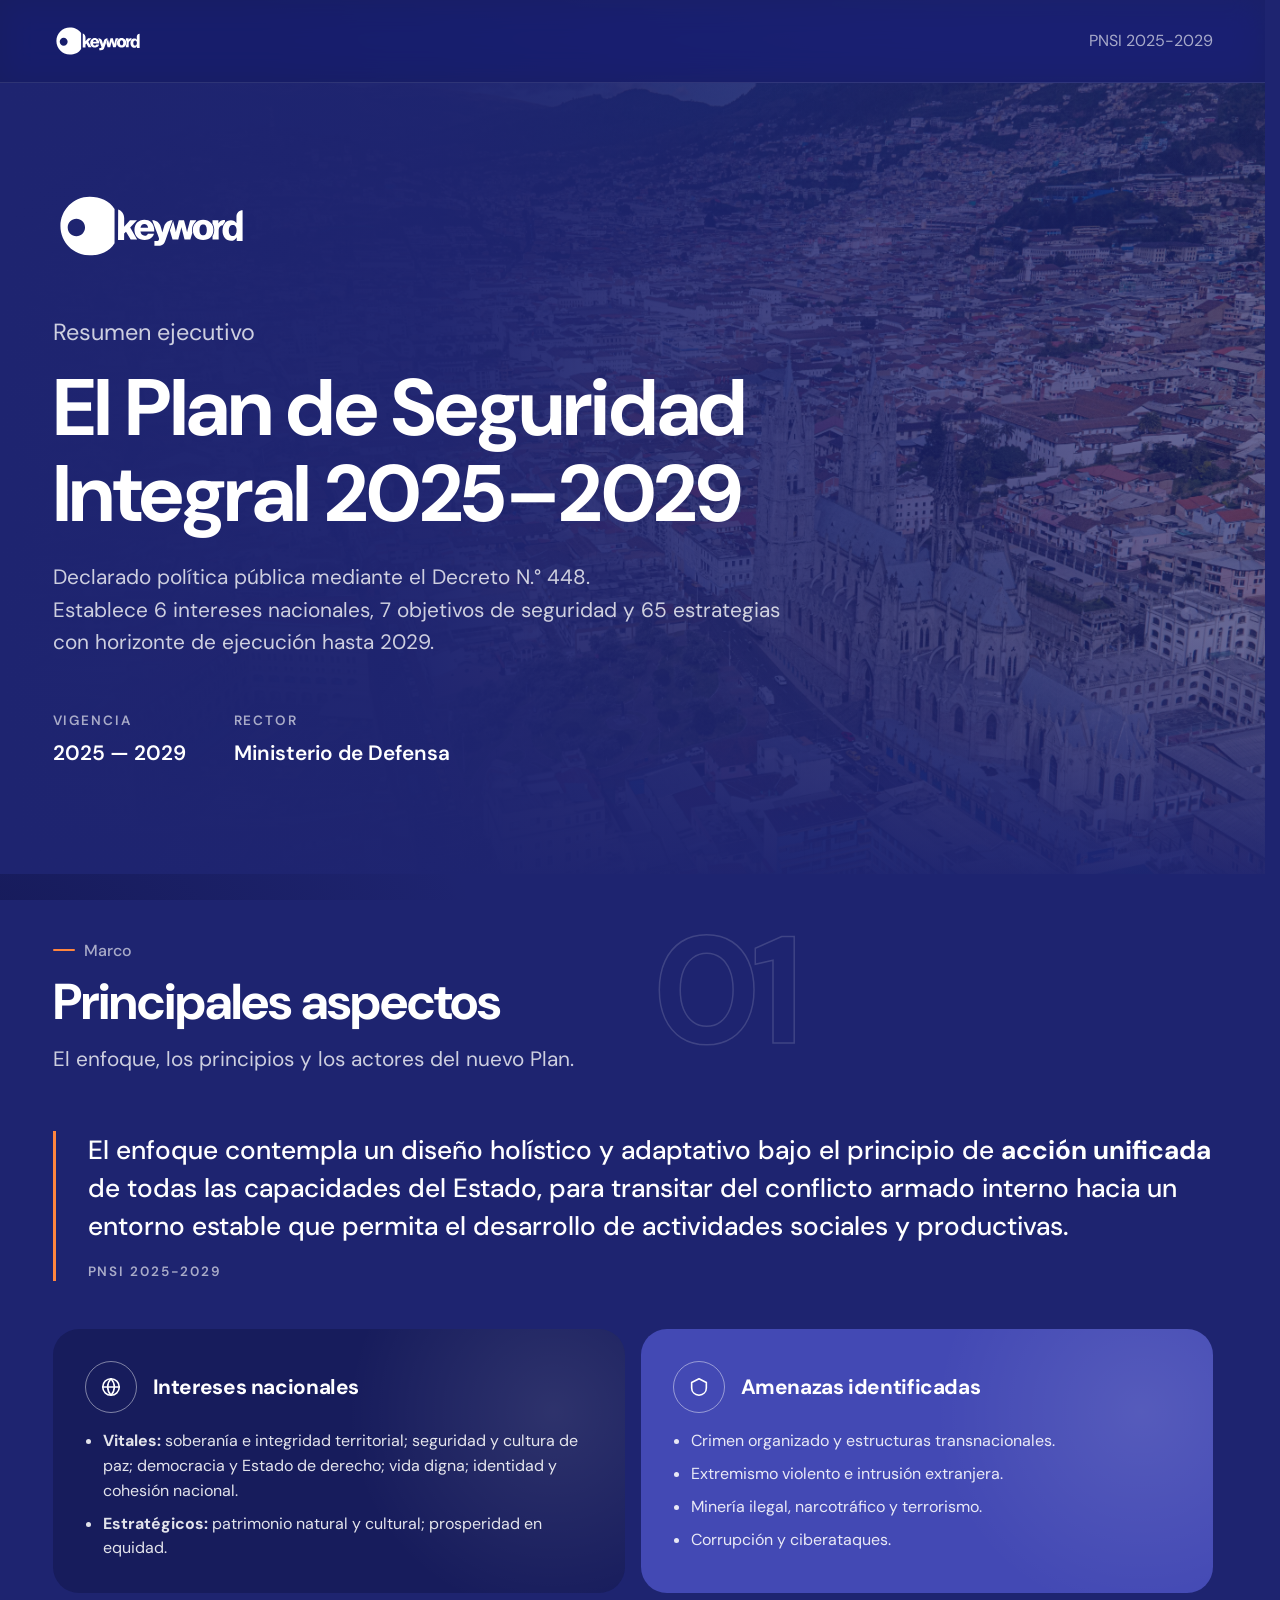
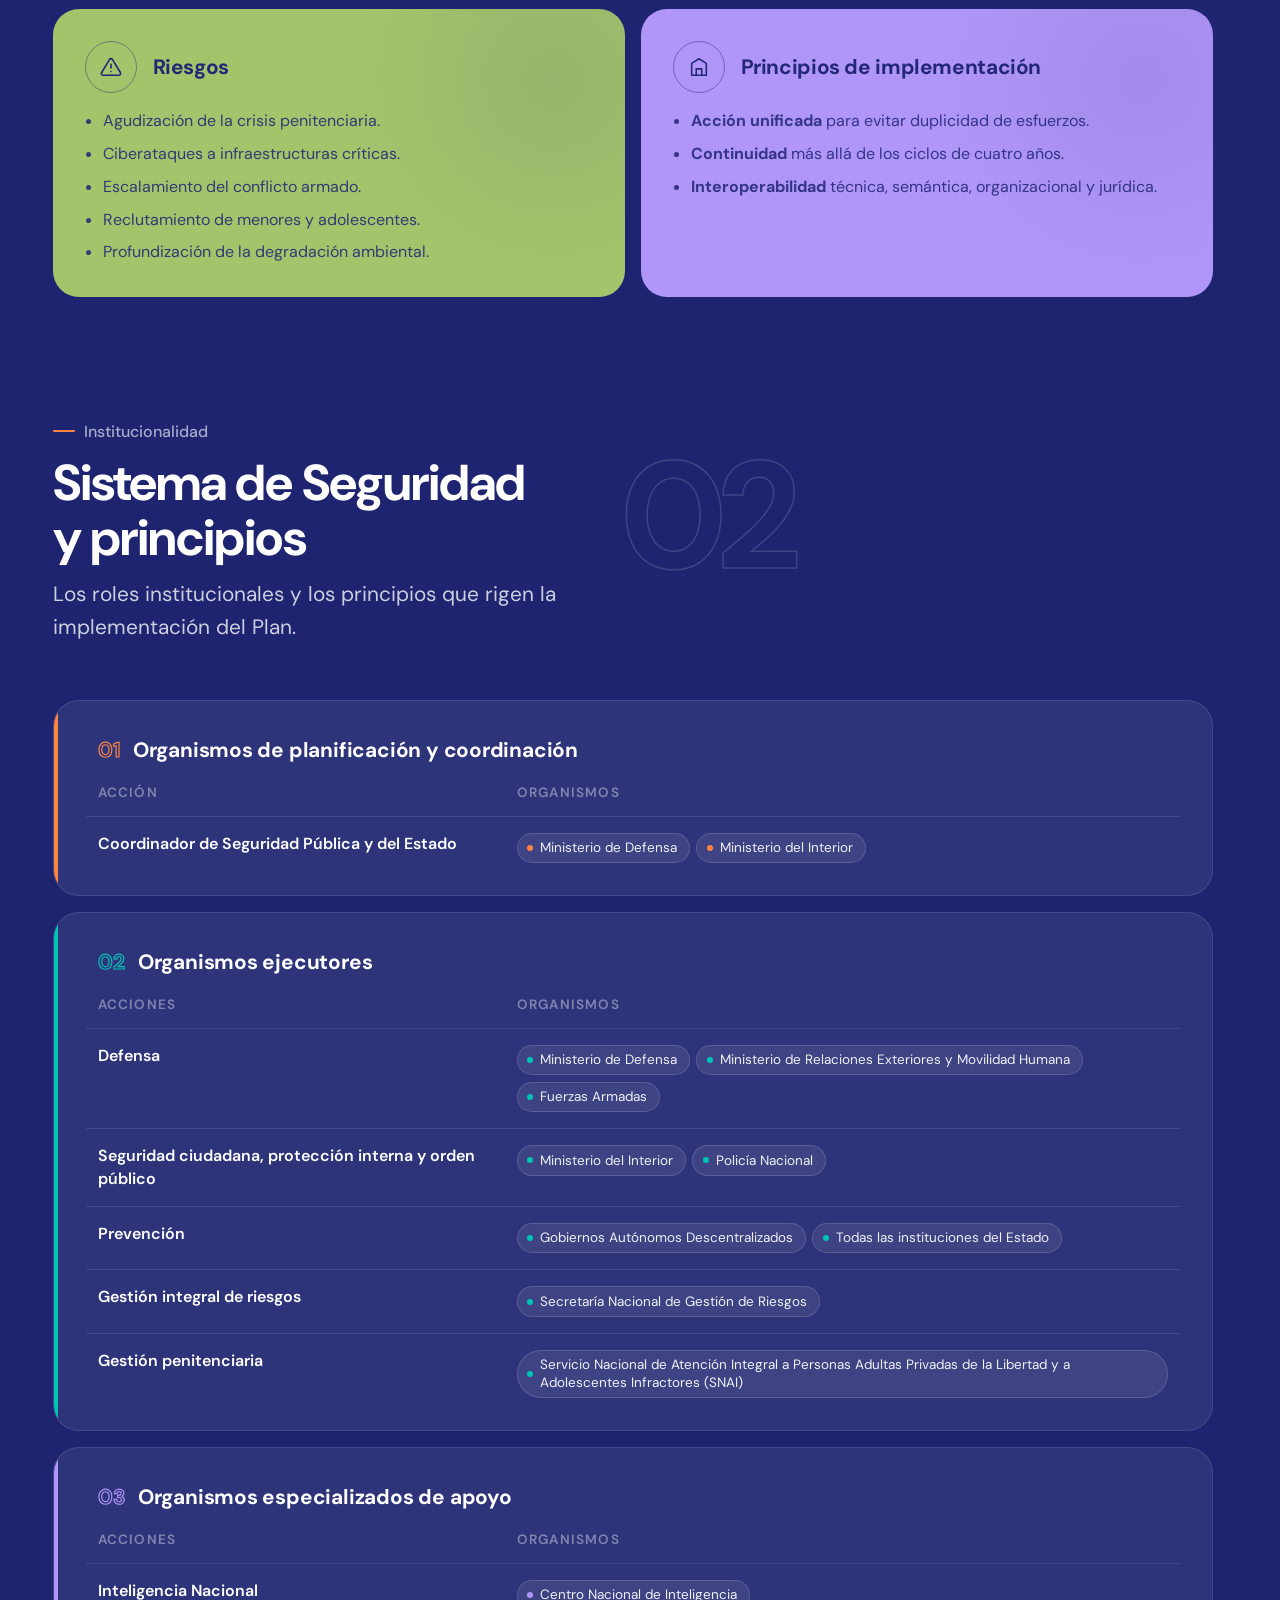
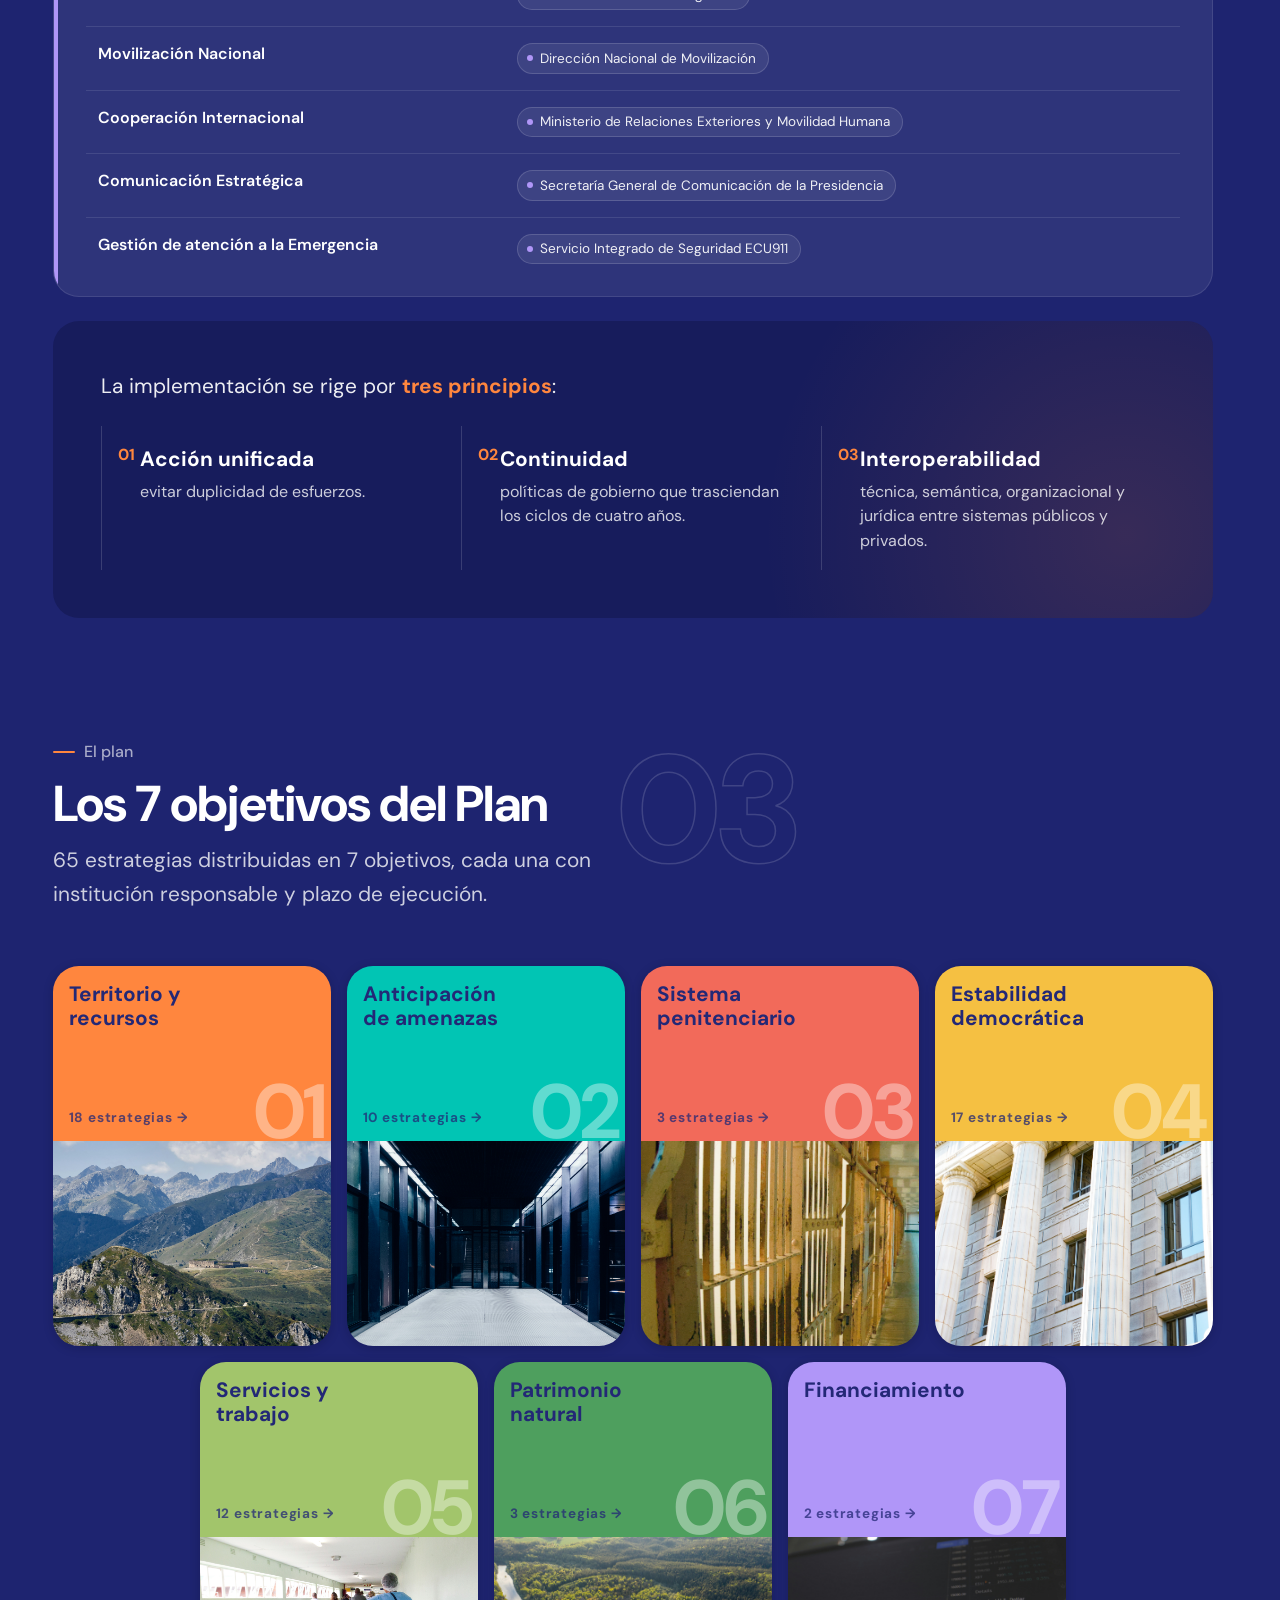
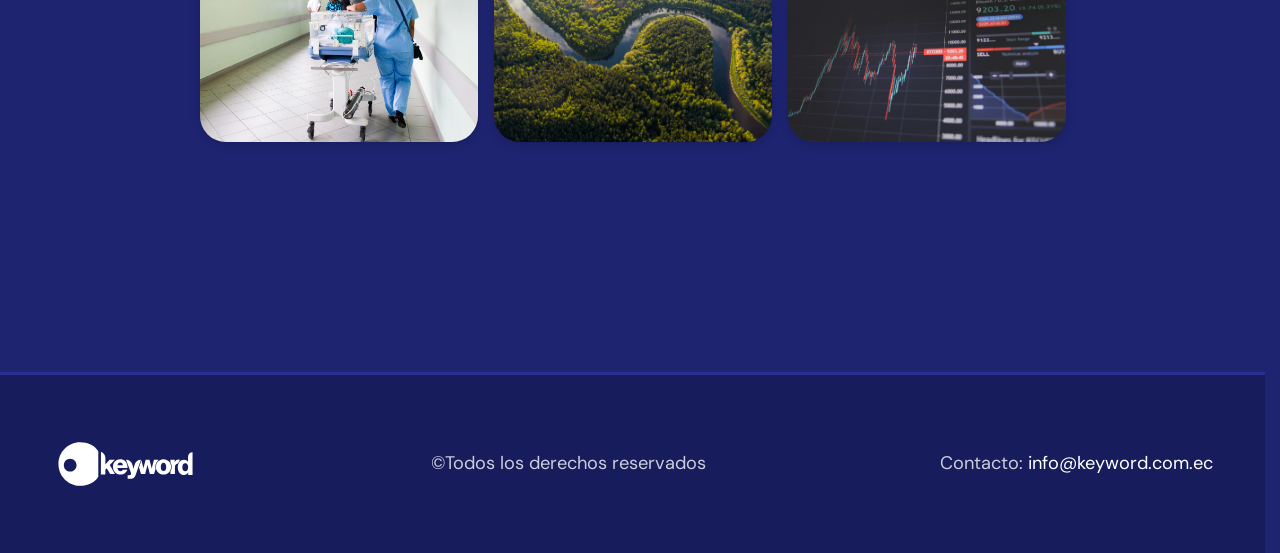
<file: index.html>
<!doctype html>
<html lang="es">
<head>
  <meta charset="utf-8" />
  <meta name="viewport" content="width=device-width, initial-scale=1" />
  <title>Plan Nacional de Seguridad Integral 2025-2029 — Keyword</title>
  <meta name="description" content="Resumen ejecutivo del Plan Nacional de Seguridad Integral 2025-2029 (Decreto 448). Análisis de Keyword sobre los 7 objetivos y su impacto para el sector empresarial." />
  <meta property="og:title" content="Plan Nacional de Seguridad Integral 2025-2029" />
  <meta property="og:description" content="Análisis de Keyword: los 7 objetivos del PNSI y su impacto para el sector empresarial." />
  <meta property="og:type" content="website" />

  <link rel="canonical" href="./" />
  <link rel="preconnect" href="https://fonts.googleapis.com" />
  <link rel="preconnect" href="https://fonts.gstatic.com" crossorigin />
  <link rel="stylesheet" href="https://fonts.googleapis.com/css2?family=DM+Sans:opsz,wght@9..40,400;9..40,500;9..40,600;9..40,700&display=swap" />

  <link rel="stylesheet" href="css/styles.css" />
</head>
<body>

<!-- =========================================================
     HEADER
     ========================================================= -->
<header class="site-header">
  <div class="wrap site-header__inner">
    <a href="index.html" class="brand" aria-label="Keyword — inicio">
      <img src="img/logo-keyword-white.svg" alt="Keyword" class="brand__logo" />
    </a>
    <nav class="nav-crumbs" aria-label="Ruta de navegación">
      <span>PNSI 2025-2029</span>
    </nav>
  </div>
</header>

<main>

<!-- =========================================================
     HERO
     ========================================================= -->
<section class="hero" aria-labelledby="titulo-principal">
  <div class="hero__media" aria-hidden="true">
    <img src="img/hero-placeholder.jpg" alt="" loading="eager" />
  </div>
  <div class="wrap hero__inner">
    <div>
      <img src="img/logo-keyword-white.svg" alt="Keyword" class="hero__logo" />
      <p class="hero__eyebrow">Resumen ejecutivo</p>
      <h1 class="hero__title" id="titulo-principal">El Plan de Seguridad Integral 2025&ndash;2029</h1>
      <p class="hero__subtitle">
        Declarado política pública mediante el Decreto N.° 448.<br />
        Establece 6 intereses nacionales, 7 objetivos de seguridad y 65
        estrategias con horizonte de ejecución hasta 2029.
      </p>
      <div class="hero__meta">
        <span>Vigencia<strong>2025 — 2029</strong></span>
        <span>Rector<strong>Ministerio de Defensa</strong></span>
      </div>
    </div>
  </div>
</section>

<!-- =========================================================
     PRINCIPALES ASPECTOS
     ========================================================= -->
<section class="section" aria-labelledby="titulo-aspectos">
  <div class="wrap">
    <header class="section-mark">
      <span class="section-mark__num" aria-hidden="true">01</span>
      <p class="section-mark__eyebrow">Marco</p>
      <h2 class="section-mark__title" id="titulo-aspectos">Principales aspectos</h2>
      <p class="section-mark__lead">
        El enfoque, los principios y los actores del nuevo Plan.
      </p>
    </header>

    <blockquote class="pull-quote">
      El enfoque contempla un diseño holístico y adaptativo bajo el principio
      de <strong>acción unificada</strong> de todas las capacidades del Estado,
      para transitar del conflicto armado interno hacia un entorno estable que
      permita el desarrollo de actividades sociales y productivas.
      <cite>PNSI 2025-2029</cite>
    </blockquote>

    <div class="topic-grid">
      <article class="topic topic--a">
        <div class="topic__head">
          <div class="topic__icon" aria-hidden="true">
            <svg width="22" height="22" viewBox="0 0 24 24" fill="none" stroke="currentColor" stroke-width="1.75" stroke-linecap="round" stroke-linejoin="round"><circle cx="12" cy="12" r="9"/><path d="M3 12h18M12 3a13 13 0 0 1 0 18M12 3a13 13 0 0 0 0 18"/></svg>
          </div>
          <h3 class="topic__title">Intereses nacionales</h3>
        </div>
        <ul>
          <li><strong>Vitales:</strong> soberanía e integridad territorial; seguridad y cultura de paz; democracia y Estado de derecho; vida digna; identidad y cohesión nacional.</li>
          <li><strong>Estratégicos:</strong> patrimonio natural y cultural; prosperidad en equidad.</li>
        </ul>
      </article>

      <article class="topic topic--b">
        <div class="topic__head">
          <div class="topic__icon" aria-hidden="true">
            <svg width="22" height="22" viewBox="0 0 24 24" fill="none" stroke="currentColor" stroke-width="1.75" stroke-linecap="round" stroke-linejoin="round"><path d="M12 3l8 4v6c0 4.5-3.5 7.5-8 8-4.5-.5-8-3.5-8-8V7l8-4z"/></svg>
          </div>
          <h3 class="topic__title">Amenazas identificadas</h3>
        </div>
        <ul>
          <li>Crimen organizado y estructuras transnacionales.</li>
          <li>Extremismo violento e intrusión extranjera.</li>
          <li>Minería ilegal, narcotráfico y terrorismo.</li>
          <li>Corrupción y ciberataques.</li>
        </ul>
      </article>

      <article class="topic topic--c">
        <div class="topic__head">
          <div class="topic__icon" aria-hidden="true">
            <svg width="22" height="22" viewBox="0 0 24 24" fill="none" stroke="currentColor" stroke-width="1.75" stroke-linecap="round" stroke-linejoin="round"><path d="M12 9v4M12 17h.01M10.3 3.86 1.82 18a2 2 0 0 0 1.71 3h16.94a2 2 0 0 0 1.71-3L13.7 3.86a2 2 0 0 0-3.4 0z"/></svg>
          </div>
          <h3 class="topic__title">Riesgos</h3>
        </div>
        <ul>
          <li>Agudización de la crisis penitenciaria.</li>
          <li>Ciberataques a infraestructuras críticas.</li>
          <li>Escalamiento del conflicto armado.</li>
          <li>Reclutamiento de menores y adolescentes.</li>
          <li>Profundización de la degradación ambiental.</li>
        </ul>
      </article>

      <article class="topic topic--d">
        <div class="topic__head">
          <div class="topic__icon" aria-hidden="true">
            <svg width="22" height="22" viewBox="0 0 24 24" fill="none" stroke="currentColor" stroke-width="1.75" stroke-linecap="round" stroke-linejoin="round"><path d="M4 20V8l8-5 8 5v12M4 21h16M9 21v-7h6v7"/></svg>
          </div>
          <h3 class="topic__title">Principios de implementación</h3>
        </div>
        <ul>
          <li><strong>Acción unificada</strong> para evitar duplicidad de esfuerzos.</li>
          <li><strong>Continuidad</strong> más allá de los ciclos de cuatro años.</li>
          <li><strong>Interoperabilidad</strong> técnica, semántica, organizacional y jurídica.</li>
        </ul>
      </article>
    </div>
  </div>
</section>

<!-- =========================================================
     SISTEMA DE SEGURIDAD Y PRINCIPIOS
     ========================================================= -->
<section class="section" aria-labelledby="titulo-sistema">
  <div class="wrap">
    <header class="section-mark">
      <span class="section-mark__num" aria-hidden="true">02</span>
      <p class="section-mark__eyebrow">Institucionalidad</p>
      <h2 class="section-mark__title" id="titulo-sistema">Sistema de Seguridad y principios</h2>
      <p class="section-mark__lead">
        Los roles institucionales y los principios que rigen la implementación
        del Plan.
      </p>
    </header>

    <div class="sysmap">
      <article class="sysmap__group sysmap__group--dir">
        <header class="sysmap__gh">
          <span class="sysmap__gnum" aria-hidden="true">01</span>
          <h3 class="sysmap__gtitle">Organismos de planificación y coordinación</h3>
        </header>
        <div class="sysmap__cols" aria-hidden="true">
          <span>Acción</span><span>Organismos</span>
        </div>
        <div class="sysmap__row">
          <span class="sysmap__action">Coordinador de Seguridad Pública y del Estado</span>
          <ul class="sysmap__orgs">
            <li>Ministerio de Defensa</li>
            <li>Ministerio del Interior</li>
          </ul>
        </div>
      </article>

      <article class="sysmap__group sysmap__group--exe">
        <header class="sysmap__gh">
          <span class="sysmap__gnum" aria-hidden="true">02</span>
          <h3 class="sysmap__gtitle">Organismos ejecutores</h3>
        </header>
        <div class="sysmap__cols" aria-hidden="true">
          <span>Acciones</span><span>Organismos</span>
        </div>
        <div class="sysmap__row">
          <span class="sysmap__action">Defensa</span>
          <ul class="sysmap__orgs">
            <li>Ministerio de Defensa</li>
            <li>Ministerio de Relaciones Exteriores y Movilidad Humana</li>
            <li>Fuerzas Armadas</li>
          </ul>
        </div>
        <div class="sysmap__row">
          <span class="sysmap__action">Seguridad ciudadana, protección interna y orden público</span>
          <ul class="sysmap__orgs">
            <li>Ministerio del Interior</li>
            <li>Policía Nacional</li>
          </ul>
        </div>
        <div class="sysmap__row">
          <span class="sysmap__action">Prevención</span>
          <ul class="sysmap__orgs">
            <li>Gobiernos Autónomos Descentralizados</li>
            <li>Todas las instituciones del Estado</li>
          </ul>
        </div>
        <div class="sysmap__row">
          <span class="sysmap__action">Gestión integral de riesgos</span>
          <ul class="sysmap__orgs">
            <li>Secretaría Nacional de Gestión de Riesgos</li>
          </ul>
        </div>
        <div class="sysmap__row">
          <span class="sysmap__action">Gestión penitenciaria</span>
          <ul class="sysmap__orgs">
            <li>Servicio Nacional de Atención Integral a Personas Adultas Privadas de la Libertad y a Adolescentes Infractores (SNAI)</li>
          </ul>
        </div>
      </article>

      <article class="sysmap__group sysmap__group--sup">
        <header class="sysmap__gh">
          <span class="sysmap__gnum" aria-hidden="true">03</span>
          <h3 class="sysmap__gtitle">Organismos especializados de apoyo</h3>
        </header>
        <div class="sysmap__cols" aria-hidden="true">
          <span>Acciones</span><span>Organismos</span>
        </div>
        <div class="sysmap__row">
          <span class="sysmap__action">Inteligencia Nacional</span>
          <ul class="sysmap__orgs">
            <li>Centro Nacional de Inteligencia</li>
          </ul>
        </div>
        <div class="sysmap__row">
          <span class="sysmap__action">Movilización Nacional</span>
          <ul class="sysmap__orgs">
            <li>Dirección Nacional de Movilización</li>
          </ul>
        </div>
        <div class="sysmap__row">
          <span class="sysmap__action">Cooperación Internacional</span>
          <ul class="sysmap__orgs">
            <li>Ministerio de Relaciones Exteriores y Movilidad Humana</li>
          </ul>
        </div>
        <div class="sysmap__row">
          <span class="sysmap__action">Comunicación Estratégica</span>
          <ul class="sysmap__orgs">
            <li>Secretaría General de Comunicación de la Presidencia</li>
          </ul>
        </div>
        <div class="sysmap__row">
          <span class="sysmap__action">Gestión de atención a la Emergencia</span>
          <ul class="sysmap__orgs">
            <li>Servicio Integrado de Seguridad ECU911</li>
          </ul>
        </div>
      </article>
    </div>

    <div class="sysprinciples">
      <p class="sysprinciples__intro">
        La implementación se rige por <strong>tres principios</strong>:
      </p>
      <ol class="sysprinciples__list">
        <li>
          <span class="sysprinciples__k">Acción unificada</span>
          <span class="sysprinciples__v">evitar duplicidad de esfuerzos.</span>
        </li>
        <li>
          <span class="sysprinciples__k">Continuidad</span>
          <span class="sysprinciples__v">políticas de gobierno que trasciendan los ciclos de cuatro años.</span>
        </li>
        <li>
          <span class="sysprinciples__k">Interoperabilidad</span>
          <span class="sysprinciples__v">técnica, semántica, organizacional y jurídica entre sistemas públicos y privados.</span>
        </li>
      </ol>
    </div>
  </div>
</section>

<!-- =========================================================
     MURO DE OBJETIVOS
     ========================================================= -->
<section class="section" aria-labelledby="titulo-objetivos">
  <div class="wrap">
    <header class="section-mark">
      <span class="section-mark__num" aria-hidden="true">03</span>
      <p class="section-mark__eyebrow">El plan</p>
      <h2 class="section-mark__title" id="titulo-objetivos">Los 7 objetivos del Plan</h2>
      <p class="section-mark__lead">
        65 estrategias distribuidas en 7 objetivos, cada una con institución
        responsable y plazo de ejecución.
      </p>
    </header>

    <div class="objectives__grid">
      <a href="pages/objetivo-1.html" class="obj-cover obj-cover--1">
        <span class="obj-cover__top">
          <span class="obj-cover__num" aria-hidden="true">01</span>
          <span class="obj-cover__title">Territorio y recursos</span>
          <span class="obj-cover__cta">18 estrategias →</span>
        </span>
        <span class="obj-cover__photo"><img src="img/obj-1-cover.jpg" alt="" loading="lazy" /></span>
      </a>

      <a href="pages/objetivo-2.html" class="obj-cover obj-cover--2">
        <span class="obj-cover__top">
          <span class="obj-cover__num" aria-hidden="true">02</span>
          <span class="obj-cover__title">Anticipación de amenazas</span>
          <span class="obj-cover__cta">10 estrategias →</span>
        </span>
        <span class="obj-cover__photo"><img src="img/obj-2-cover.jpg" alt="" loading="lazy" /></span>
      </a>

      <a href="pages/objetivo-3.html" class="obj-cover obj-cover--3">
        <span class="obj-cover__top">
          <span class="obj-cover__num" aria-hidden="true">03</span>
          <span class="obj-cover__title">Sistema penitenciario</span>
          <span class="obj-cover__cta">3 estrategias →</span>
        </span>
        <span class="obj-cover__photo"><img src="img/obj-3-cover.jpg" alt="" loading="lazy" /></span>
      </a>

      <a href="pages/objetivo-4.html" class="obj-cover obj-cover--4">
        <span class="obj-cover__top">
          <span class="obj-cover__num" aria-hidden="true">04</span>
          <span class="obj-cover__title">Estabilidad democrática</span>
          <span class="obj-cover__cta">17 estrategias →</span>
        </span>
        <span class="obj-cover__photo"><img src="img/obj-4-cover.jpg" alt="" loading="lazy" /></span>
      </a>

      <a href="pages/objetivo-5.html" class="obj-cover obj-cover--5">
        <span class="obj-cover__top">
          <span class="obj-cover__num" aria-hidden="true">05</span>
          <span class="obj-cover__title">Servicios y trabajo</span>
          <span class="obj-cover__cta">12 estrategias →</span>
        </span>
        <span class="obj-cover__photo"><img src="img/obj-5-cover.jpg" alt="" loading="lazy" /></span>
      </a>

      <a href="pages/objetivo-6.html" class="obj-cover obj-cover--6">
        <span class="obj-cover__top">
          <span class="obj-cover__num" aria-hidden="true">06</span>
          <span class="obj-cover__title">Patrimonio natural</span>
          <span class="obj-cover__cta">3 estrategias →</span>
        </span>
        <span class="obj-cover__photo"><img src="img/obj-6-cover.jpg" alt="" loading="lazy" /></span>
      </a>

      <a href="pages/objetivo-7.html" class="obj-cover obj-cover--7">
        <span class="obj-cover__top">
          <span class="obj-cover__num" aria-hidden="true">07</span>
          <span class="obj-cover__title">Financiamiento</span>
          <span class="obj-cover__cta">2 estrategias →</span>
        </span>
        <span class="obj-cover__photo"><img src="img/obj-7-cover.jpg" alt="" loading="lazy" /></span>
      </a>
    </div>
  </div>
</section>

</main>

<!-- =========================================================
     FOOTER
     ========================================================= -->
<footer class="site-footer">
  <div class="wrap site-footer__inner">
    <img src="img/logo-keyword-white.svg" alt="Keyword" class="site-footer__logo" />
    <p class="site-footer__copy">©Todos los derechos reservados</p>
    <p class="site-footer__contact">Contacto: <a href="mailto:info@keyword.com.ec">info@keyword.com.ec</a></p>
  </div>
</footer>

</body>
</html>
</file>
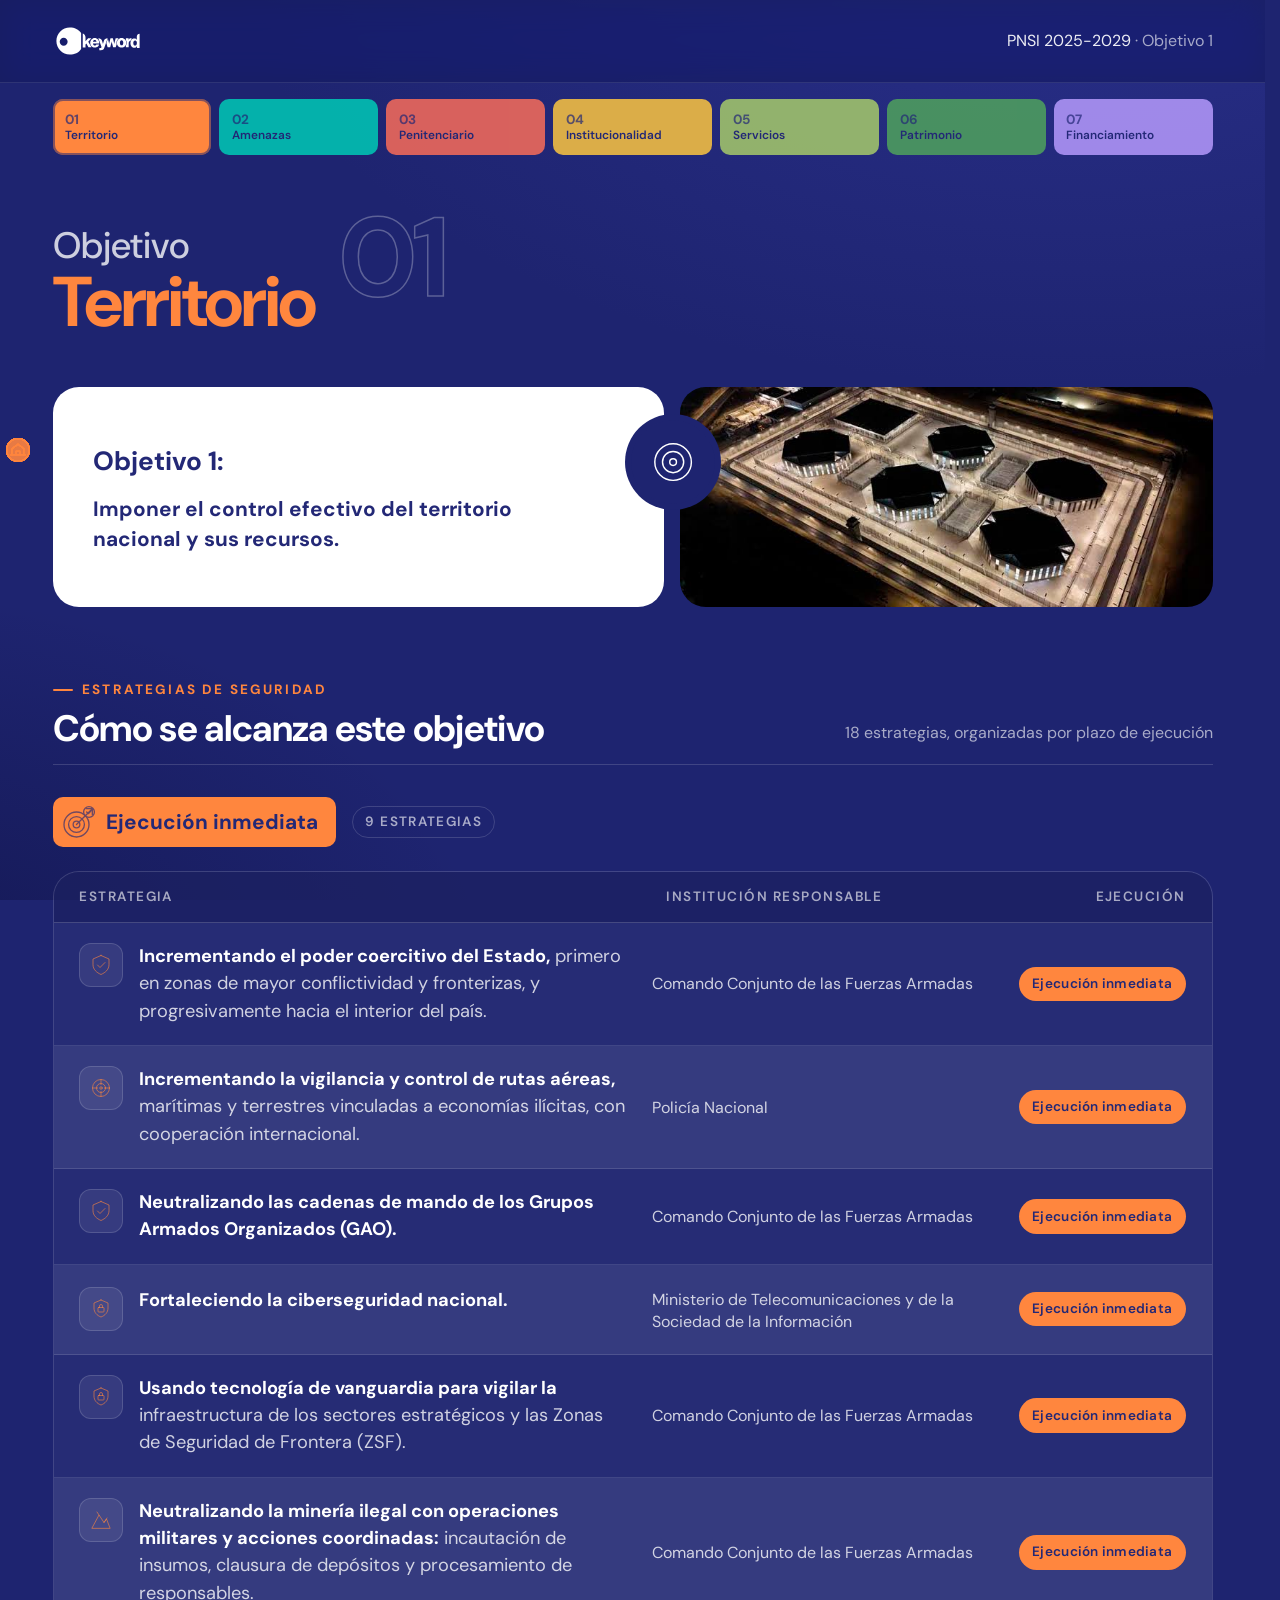
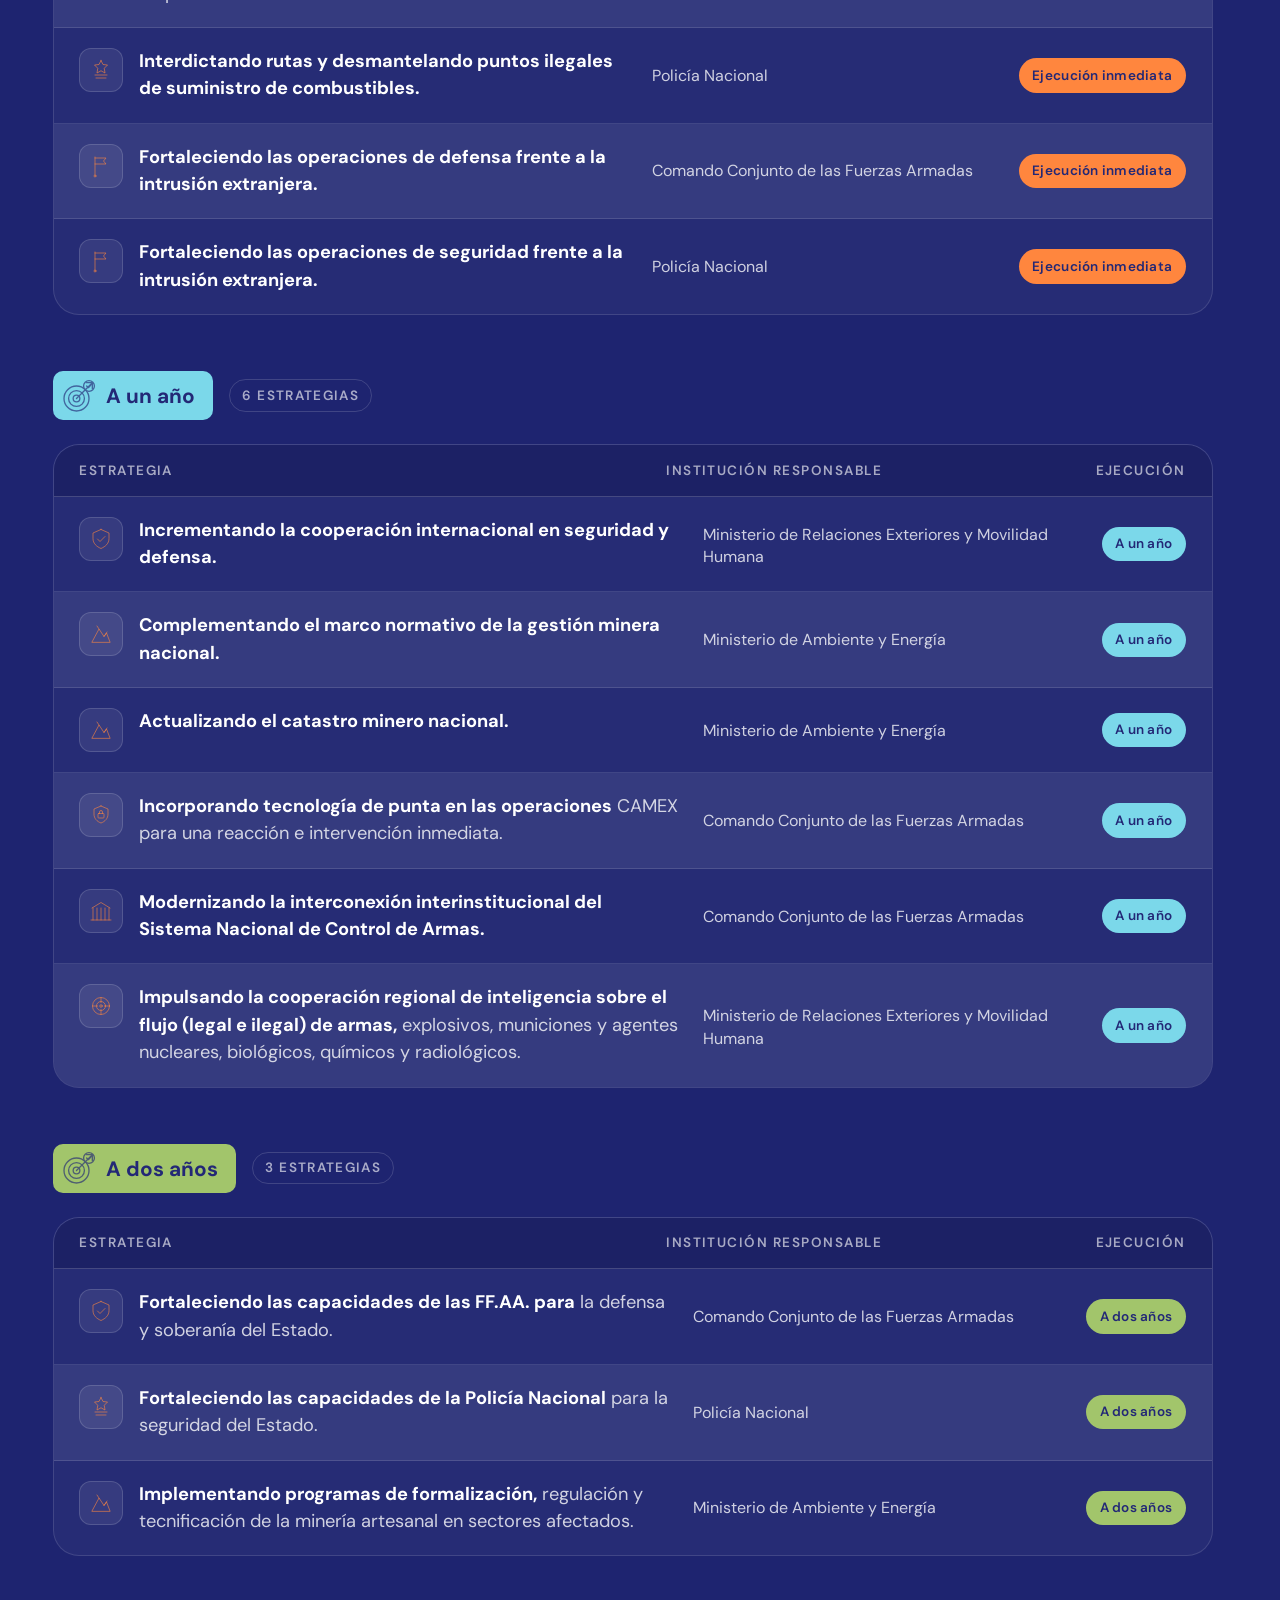
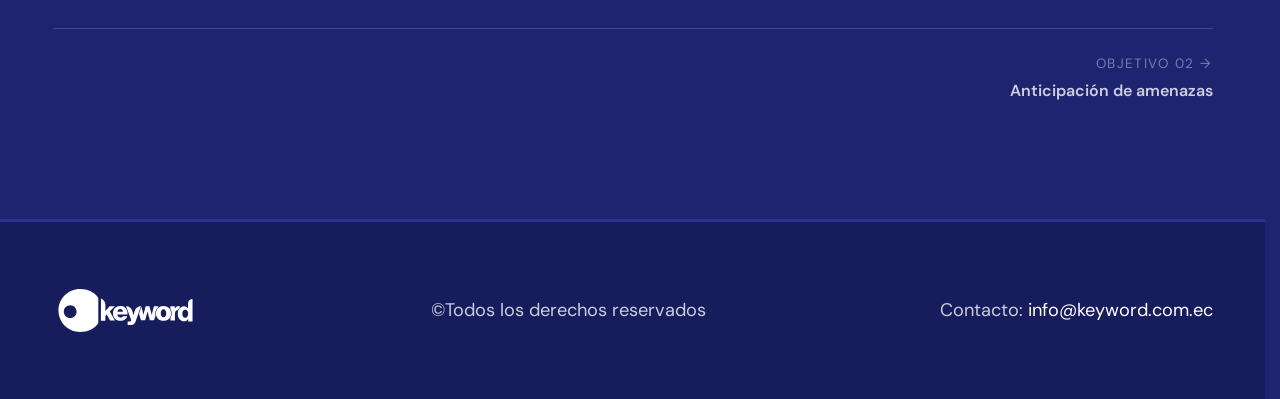
<file: pages/objetivo-1.html>
<!doctype html>
<html lang="es">
<head>
  <meta charset="utf-8" />
  <meta name="viewport" content="width=device-width, initial-scale=1" />
  <title>Objetivo 1 · Territorio y recursos — PNSI 2025-2029</title>
  <meta name="description" content="Objetivo 1 del Plan Nacional de Seguridad Integral 2025-2029: Imponer el control efectivo del territorio nacional y sus recursos. Análisis de Keyword." />
  <link rel="preconnect" href="https://fonts.googleapis.com" />
  <link rel="preconnect" href="https://fonts.gstatic.com" crossorigin />
  <link rel="stylesheet" href="https://fonts.googleapis.com/css2?family=DM+Sans:opsz,wght@9..40,400;9..40,500;9..40,600;9..40,700&display=swap" />
  <link rel="stylesheet" href="../css/styles.css" />
</head>
<body class="obj-page--1">

<header class="site-header">
  <div class="wrap site-header__inner">
    <a href="../index.html" class="brand" aria-label="Keyword — inicio">
      <img src="../img/logo-keyword-white.svg" alt="Keyword" class="brand__logo" />
    </a>
    <nav class="nav-crumbs" aria-label="Ruta de navegación">
      <a href="../index.html">PNSI 2025-2029</a> · <span>Objetivo 1</span>
    </nav>
  </div>
</header>

<main>

<nav class="wrap obj-nav-top" aria-label="Objetivos del plan">
  <div class="obj-nav-top__grid">
      <a class="obj-nav-top__item obj-nav-top__item--1" href="objetivo-1.html" aria-current="page">
        <small>01</small><span>Territorio</span>
      </a>
      <a class="obj-nav-top__item obj-nav-top__item--2" href="objetivo-2.html">
        <small>02</small><span>Amenazas</span>
      </a>
      <a class="obj-nav-top__item obj-nav-top__item--3" href="objetivo-3.html">
        <small>03</small><span>Penitenciario</span>
      </a>
      <a class="obj-nav-top__item obj-nav-top__item--4" href="objetivo-4.html">
        <small>04</small><span>Institucionalidad</span>
      </a>
      <a class="obj-nav-top__item obj-nav-top__item--5" href="objetivo-5.html">
        <small>05</small><span>Servicios</span>
      </a>
      <a class="obj-nav-top__item obj-nav-top__item--6" href="objetivo-6.html">
        <small>06</small><span>Patrimonio</span>
      </a>
      <a class="obj-nav-top__item obj-nav-top__item--7" href="objetivo-7.html">
        <small>07</small><span>Financiamiento</span>
      </a>
  </div>
</nav>

<section class="obj-hero obj-hero--1" aria-labelledby="titulo-objetivo">
  <div class="wrap">
    <p class="obj-hero__kicker">Objetivo</p>
    <div class="obj-hero__row">
      <h1 class="obj-hero__name" id="titulo-objetivo">Territorio</h1>
      <span class="obj-hero__num" aria-hidden="true">01</span>
    </div>

    <div class="obj-intro">
      <div class="obj-intro__card">
        <p class="obj-intro__label">Objetivo 1:</p>
        <p class="obj-intro__text"><b>Imponer el control efectivo del territorio nacional y sus recursos.</b></p>
      </div>
      <span class="obj-intro__badge" aria-hidden="true">
        <svg viewBox="0 0 48 48" fill="none" stroke="currentColor" stroke-width="1.5" stroke-linecap="round" stroke-linejoin="round"><circle cx="24" cy="24" r="19"/><circle cx="24" cy="24" r="11"/><circle cx="24" cy="24" r="3.5"/></svg>
      </span>
      <div class="obj-intro__photo">
        <img src="../img/obj-1-photo.jpg" alt="" loading="lazy" />
      </div>
    </div>

    <div class="roadmap">
      <header class="roadmap__head">
        <div>
          <p class="roadmap__eyebrow">Estrategias de seguridad</p>
          <h2 class="roadmap__title">Cómo se alcanza este objetivo</h2>
        </div>
        <p class="roadmap__count">18 estrategias, organizadas por plazo de ejecución</p>
      </header>

      <section class="phase phase--inmediata">
        <header class="phase__head">
          <span class="phase__flag"><svg class="phase__diana" viewBox="0 0 48 48" fill="none" stroke="currentColor" stroke-width="1.6" stroke-linecap="round" stroke-linejoin="round" aria-hidden="true"><circle cx="21" cy="27" r="15"/><circle cx="21" cy="27" r="9.5"/><circle cx="21" cy="27" r="4"/><path d="M21 27 40 8"/><path d="M33 8h7v7"/><circle cx="36" cy="12" r="6.5"/><path d="M33.2 12l2 2 3.6-3.8"/></svg>Ejecución inmediata</span>
          <span class="phase__n">9 estrategias</span>
        </header>
        <div class="stbl" role="table" aria-label="Estrategias de ejecución inmediata">
          <div class="stbl__head" role="row">
            <span class="stbl__hcell stbl__hcell--strat" role="columnheader">Estrategia</span>
            <span class="stbl__hcell stbl__hcell--inst"  role="columnheader">Institución responsable</span>
            <span class="stbl__hcell stbl__hcell--exec"  role="columnheader">Ejecución</span>
          </div>
          <div class="stbl__body">
            <div class="stbl__row">
              <div class="stbl__cell stbl__cell--strat" data-col="Estrategia">
                <div class="stbl__strat">
                  <span class="stbl__glyph" aria-hidden="true"><svg class="strat__glyph" width="96" height="96" viewBox="0 0 48 48" fill="none" stroke="currentColor" stroke-width="1.2" stroke-linecap="round" stroke-linejoin="round" aria-hidden="true"><path d="M24 5 8 12v11c0 10 7 16 16 20 9-4 16-10 16-20V12L24 5z"/><path d="M17 24l5 5 10-10"/></svg></span>
                  <p class="stbl__text"><b>Incrementando el poder coercitivo del Estado,</b> <span>primero en zonas de mayor conflictividad y fronterizas, y progresivamente hacia el interior del país.</span></p>
                </div>
              </div>
              <div class="stbl__cell stbl__cell--inst" data-col="Institución responsable">
                <span class="stbl__inst"><svg class="strat__inst-icon" viewBox="0 0 32 32" fill="none" stroke="currentColor" stroke-width="1.4" stroke-linecap="round" stroke-linejoin="round" aria-hidden="true"><circle cx="16" cy="16" r="14" fill="currentColor" fill-opacity="0.14"/><circle cx="16" cy="16" r="14"/><path d="M9 22V14l7-5 7 5v8"/><path d="M7 22h18"/><path d="M13.5 22v-4.5h5V22"/></svg>Comando Conjunto de las Fuerzas Armadas</span>
              </div>
              <div class="stbl__cell stbl__cell--exec" data-col="Ejecución">
                <span class="stbl__chip stbl__chip--inmediata">Ejecución inmediata</span>
              </div>
            </div>
            <div class="stbl__row">
              <div class="stbl__cell stbl__cell--strat" data-col="Estrategia">
                <div class="stbl__strat">
                  <span class="stbl__glyph" aria-hidden="true"><svg class="strat__glyph" width="96" height="96" viewBox="0 0 48 48" fill="none" stroke="currentColor" stroke-width="1.2" stroke-linecap="round" stroke-linejoin="round" aria-hidden="true"><circle cx="24" cy="24" r="17"/><circle cx="24" cy="24" r="9"/><circle cx="24" cy="24" r="2.5"/><path d="M24 7v10M24 31v10M7 24h10M31 24h10"/></svg></span>
                  <p class="stbl__text"><b>Incrementando la vigilancia y control de rutas aéreas,</b> <span>marítimas y terrestres vinculadas a economías ilícitas, con cooperación internacional.</span></p>
                </div>
              </div>
              <div class="stbl__cell stbl__cell--inst" data-col="Institución responsable">
                <span class="stbl__inst"><svg class="strat__inst-icon" viewBox="0 0 32 32" fill="none" stroke="currentColor" stroke-width="1.4" stroke-linecap="round" stroke-linejoin="round" aria-hidden="true"><circle cx="16" cy="16" r="14" fill="currentColor" fill-opacity="0.14"/><circle cx="16" cy="16" r="14"/><path d="M9 22V14l7-5 7 5v8"/><path d="M7 22h18"/><path d="M13.5 22v-4.5h5V22"/></svg>Policía Nacional</span>
              </div>
              <div class="stbl__cell stbl__cell--exec" data-col="Ejecución">
                <span class="stbl__chip stbl__chip--inmediata">Ejecución inmediata</span>
              </div>
            </div>
            <div class="stbl__row">
              <div class="stbl__cell stbl__cell--strat" data-col="Estrategia">
                <div class="stbl__strat">
                  <span class="stbl__glyph" aria-hidden="true"><svg class="strat__glyph" width="96" height="96" viewBox="0 0 48 48" fill="none" stroke="currentColor" stroke-width="1.2" stroke-linecap="round" stroke-linejoin="round" aria-hidden="true"><path d="M24 5 8 12v11c0 10 7 16 16 20 9-4 16-10 16-20V12L24 5z"/><path d="M17 24l5 5 10-10"/></svg></span>
                  <p class="stbl__text"><b>Neutralizando las cadenas de mando de los Grupos Armados Organizados (GAO).</b></p>
                </div>
              </div>
              <div class="stbl__cell stbl__cell--inst" data-col="Institución responsable">
                <span class="stbl__inst"><svg class="strat__inst-icon" viewBox="0 0 32 32" fill="none" stroke="currentColor" stroke-width="1.4" stroke-linecap="round" stroke-linejoin="round" aria-hidden="true"><circle cx="16" cy="16" r="14" fill="currentColor" fill-opacity="0.14"/><circle cx="16" cy="16" r="14"/><path d="M9 22V14l7-5 7 5v8"/><path d="M7 22h18"/><path d="M13.5 22v-4.5h5V22"/></svg>Comando Conjunto de las Fuerzas Armadas</span>
              </div>
              <div class="stbl__cell stbl__cell--exec" data-col="Ejecución">
                <span class="stbl__chip stbl__chip--inmediata">Ejecución inmediata</span>
              </div>
            </div>
            <div class="stbl__row">
              <div class="stbl__cell stbl__cell--strat" data-col="Estrategia">
                <div class="stbl__strat">
                  <span class="stbl__glyph" aria-hidden="true"><svg class="strat__glyph" width="96" height="96" viewBox="0 0 48 48" fill="none" stroke="currentColor" stroke-width="1.2" stroke-linecap="round" stroke-linejoin="round" aria-hidden="true"><path d="M24 6 10 12v10c0 9 6 15 14 18 8-3 14-9 14-18V12L24 6z"/><rect x="18" y="21" width="12" height="9" rx="1.5"/><path d="M21 21v-3a3 3 0 0 1 6 0v3"/></svg></span>
                  <p class="stbl__text"><b>Fortaleciendo la ciberseguridad nacional.</b></p>
                </div>
              </div>
              <div class="stbl__cell stbl__cell--inst" data-col="Institución responsable">
                <span class="stbl__inst"><svg class="strat__inst-icon" viewBox="0 0 32 32" fill="none" stroke="currentColor" stroke-width="1.4" stroke-linecap="round" stroke-linejoin="round" aria-hidden="true"><circle cx="16" cy="16" r="14" fill="currentColor" fill-opacity="0.14"/><circle cx="16" cy="16" r="14"/><path d="M9 22V14l7-5 7 5v8"/><path d="M7 22h18"/><path d="M13.5 22v-4.5h5V22"/></svg>Ministerio de Telecomunicaciones y de la Sociedad de la Información</span>
              </div>
              <div class="stbl__cell stbl__cell--exec" data-col="Ejecución">
                <span class="stbl__chip stbl__chip--inmediata">Ejecución inmediata</span>
              </div>
            </div>
            <div class="stbl__row">
              <div class="stbl__cell stbl__cell--strat" data-col="Estrategia">
                <div class="stbl__strat">
                  <span class="stbl__glyph" aria-hidden="true"><svg class="strat__glyph" width="96" height="96" viewBox="0 0 48 48" fill="none" stroke="currentColor" stroke-width="1.2" stroke-linecap="round" stroke-linejoin="round" aria-hidden="true"><path d="M24 6 10 12v10c0 9 6 15 14 18 8-3 14-9 14-18V12L24 6z"/><rect x="18" y="21" width="12" height="9" rx="1.5"/><path d="M21 21v-3a3 3 0 0 1 6 0v3"/></svg></span>
                  <p class="stbl__text"><b>Usando tecnología de vanguardia para vigilar la</b> <span>infraestructura de los sectores estratégicos y las Zonas de Seguridad de Frontera (ZSF).</span></p>
                </div>
              </div>
              <div class="stbl__cell stbl__cell--inst" data-col="Institución responsable">
                <span class="stbl__inst"><svg class="strat__inst-icon" viewBox="0 0 32 32" fill="none" stroke="currentColor" stroke-width="1.4" stroke-linecap="round" stroke-linejoin="round" aria-hidden="true"><circle cx="16" cy="16" r="14" fill="currentColor" fill-opacity="0.14"/><circle cx="16" cy="16" r="14"/><path d="M9 22V14l7-5 7 5v8"/><path d="M7 22h18"/><path d="M13.5 22v-4.5h5V22"/></svg>Comando Conjunto de las Fuerzas Armadas</span>
              </div>
              <div class="stbl__cell stbl__cell--exec" data-col="Ejecución">
                <span class="stbl__chip stbl__chip--inmediata">Ejecución inmediata</span>
              </div>
            </div>
            <div class="stbl__row">
              <div class="stbl__cell stbl__cell--strat" data-col="Estrategia">
                <div class="stbl__strat">
                  <span class="stbl__glyph" aria-hidden="true"><svg class="strat__glyph" width="96" height="96" viewBox="0 0 48 48" fill="none" stroke="currentColor" stroke-width="1.2" stroke-linecap="round" stroke-linejoin="round" aria-hidden="true"><path d="M6 40l14-26 10 15 5-7 7 18z"/><path d="M20 14l-4-6M30 29l6-9"/></svg></span>
                  <p class="stbl__text"><b>Neutralizando la minería ilegal con operaciones militares y acciones coordinadas:</b> <span>incautación de insumos, clausura de depósitos y procesamiento de responsables.</span></p>
                </div>
              </div>
              <div class="stbl__cell stbl__cell--inst" data-col="Institución responsable">
                <span class="stbl__inst"><svg class="strat__inst-icon" viewBox="0 0 32 32" fill="none" stroke="currentColor" stroke-width="1.4" stroke-linecap="round" stroke-linejoin="round" aria-hidden="true"><circle cx="16" cy="16" r="14" fill="currentColor" fill-opacity="0.14"/><circle cx="16" cy="16" r="14"/><path d="M9 22V14l7-5 7 5v8"/><path d="M7 22h18"/><path d="M13.5 22v-4.5h5V22"/></svg>Comando Conjunto de las Fuerzas Armadas</span>
              </div>
              <div class="stbl__cell stbl__cell--exec" data-col="Ejecución">
                <span class="stbl__chip stbl__chip--inmediata">Ejecución inmediata</span>
              </div>
            </div>
            <div class="stbl__row">
              <div class="stbl__cell stbl__cell--strat" data-col="Estrategia">
                <div class="stbl__strat">
                  <span class="stbl__glyph" aria-hidden="true"><svg class="strat__glyph" width="96" height="96" viewBox="0 0 48 48" fill="none" stroke="currentColor" stroke-width="1.2" stroke-linecap="round" stroke-linejoin="round" aria-hidden="true"><path d="M24 5l4 8 9 1-6.5 6.5L32 30l-8-4.5L16 30l1.5-9.5L11 14l9-1 4-8z"/><path d="M12 34h24M14 40h20"/></svg></span>
                  <p class="stbl__text"><b>Interdictando rutas y desmantelando puntos ilegales de suministro de combustibles.</b></p>
                </div>
              </div>
              <div class="stbl__cell stbl__cell--inst" data-col="Institución responsable">
                <span class="stbl__inst"><svg class="strat__inst-icon" viewBox="0 0 32 32" fill="none" stroke="currentColor" stroke-width="1.4" stroke-linecap="round" stroke-linejoin="round" aria-hidden="true"><circle cx="16" cy="16" r="14" fill="currentColor" fill-opacity="0.14"/><circle cx="16" cy="16" r="14"/><path d="M9 22V14l7-5 7 5v8"/><path d="M7 22h18"/><path d="M13.5 22v-4.5h5V22"/></svg>Policía Nacional</span>
              </div>
              <div class="stbl__cell stbl__cell--exec" data-col="Ejecución">
                <span class="stbl__chip stbl__chip--inmediata">Ejecución inmediata</span>
              </div>
            </div>
            <div class="stbl__row">
              <div class="stbl__cell stbl__cell--strat" data-col="Estrategia">
                <div class="stbl__strat">
                  <span class="stbl__glyph" aria-hidden="true"><svg class="strat__glyph" width="96" height="96" viewBox="0 0 48 48" fill="none" stroke="currentColor" stroke-width="1.2" stroke-linecap="round" stroke-linejoin="round" aria-hidden="true"><path d="M12 6v36M12 8h22l-5 6 5 6H12"/><circle cx="12" cy="44" r="2"/></svg></span>
                  <p class="stbl__text"><b>Fortaleciendo las operaciones de defensa frente a la intrusión extranjera.</b></p>
                </div>
              </div>
              <div class="stbl__cell stbl__cell--inst" data-col="Institución responsable">
                <span class="stbl__inst"><svg class="strat__inst-icon" viewBox="0 0 32 32" fill="none" stroke="currentColor" stroke-width="1.4" stroke-linecap="round" stroke-linejoin="round" aria-hidden="true"><circle cx="16" cy="16" r="14" fill="currentColor" fill-opacity="0.14"/><circle cx="16" cy="16" r="14"/><path d="M9 22V14l7-5 7 5v8"/><path d="M7 22h18"/><path d="M13.5 22v-4.5h5V22"/></svg>Comando Conjunto de las Fuerzas Armadas</span>
              </div>
              <div class="stbl__cell stbl__cell--exec" data-col="Ejecución">
                <span class="stbl__chip stbl__chip--inmediata">Ejecución inmediata</span>
              </div>
            </div>
            <div class="stbl__row">
              <div class="stbl__cell stbl__cell--strat" data-col="Estrategia">
                <div class="stbl__strat">
                  <span class="stbl__glyph" aria-hidden="true"><svg class="strat__glyph" width="96" height="96" viewBox="0 0 48 48" fill="none" stroke="currentColor" stroke-width="1.2" stroke-linecap="round" stroke-linejoin="round" aria-hidden="true"><path d="M12 6v36M12 8h22l-5 6 5 6H12"/><circle cx="12" cy="44" r="2"/></svg></span>
                  <p class="stbl__text"><b>Fortaleciendo las operaciones de seguridad frente a la intrusión extranjera.</b></p>
                </div>
              </div>
              <div class="stbl__cell stbl__cell--inst" data-col="Institución responsable">
                <span class="stbl__inst"><svg class="strat__inst-icon" viewBox="0 0 32 32" fill="none" stroke="currentColor" stroke-width="1.4" stroke-linecap="round" stroke-linejoin="round" aria-hidden="true"><circle cx="16" cy="16" r="14" fill="currentColor" fill-opacity="0.14"/><circle cx="16" cy="16" r="14"/><path d="M9 22V14l7-5 7 5v8"/><path d="M7 22h18"/><path d="M13.5 22v-4.5h5V22"/></svg>Policía Nacional</span>
              </div>
              <div class="stbl__cell stbl__cell--exec" data-col="Ejecución">
                <span class="stbl__chip stbl__chip--inmediata">Ejecución inmediata</span>
              </div>
            </div>
          </div>
        </div>
      </section>

      <section class="phase phase--1">
        <header class="phase__head">
          <span class="phase__flag"><svg class="phase__diana" viewBox="0 0 48 48" fill="none" stroke="currentColor" stroke-width="1.6" stroke-linecap="round" stroke-linejoin="round" aria-hidden="true"><circle cx="21" cy="27" r="15"/><circle cx="21" cy="27" r="9.5"/><circle cx="21" cy="27" r="4"/><path d="M21 27 40 8"/><path d="M33 8h7v7"/><circle cx="36" cy="12" r="6.5"/><path d="M33.2 12l2 2 3.6-3.8"/></svg>A un año</span>
          <span class="phase__n">6 estrategias</span>
        </header>
        <div class="stbl" role="table" aria-label="Estrategias de a un año">
          <div class="stbl__head" role="row">
            <span class="stbl__hcell stbl__hcell--strat" role="columnheader">Estrategia</span>
            <span class="stbl__hcell stbl__hcell--inst"  role="columnheader">Institución responsable</span>
            <span class="stbl__hcell stbl__hcell--exec"  role="columnheader">Ejecución</span>
          </div>
          <div class="stbl__body">
            <div class="stbl__row">
              <div class="stbl__cell stbl__cell--strat" data-col="Estrategia">
                <div class="stbl__strat">
                  <span class="stbl__glyph" aria-hidden="true"><svg class="strat__glyph" width="96" height="96" viewBox="0 0 48 48" fill="none" stroke="currentColor" stroke-width="1.2" stroke-linecap="round" stroke-linejoin="round" aria-hidden="true"><path d="M24 5 8 12v11c0 10 7 16 16 20 9-4 16-10 16-20V12L24 5z"/><path d="M17 24l5 5 10-10"/></svg></span>
                  <p class="stbl__text"><b>Incrementando la cooperación internacional en seguridad y defensa.</b></p>
                </div>
              </div>
              <div class="stbl__cell stbl__cell--inst" data-col="Institución responsable">
                <span class="stbl__inst"><svg class="strat__inst-icon" viewBox="0 0 32 32" fill="none" stroke="currentColor" stroke-width="1.4" stroke-linecap="round" stroke-linejoin="round" aria-hidden="true"><circle cx="16" cy="16" r="14" fill="currentColor" fill-opacity="0.14"/><circle cx="16" cy="16" r="14"/><path d="M9 22V14l7-5 7 5v8"/><path d="M7 22h18"/><path d="M13.5 22v-4.5h5V22"/></svg>Ministerio de Relaciones Exteriores y Movilidad Humana</span>
              </div>
              <div class="stbl__cell stbl__cell--exec" data-col="Ejecución">
                <span class="stbl__chip stbl__chip--1">A un año</span>
              </div>
            </div>
            <div class="stbl__row">
              <div class="stbl__cell stbl__cell--strat" data-col="Estrategia">
                <div class="stbl__strat">
                  <span class="stbl__glyph" aria-hidden="true"><svg class="strat__glyph" width="96" height="96" viewBox="0 0 48 48" fill="none" stroke="currentColor" stroke-width="1.2" stroke-linecap="round" stroke-linejoin="round" aria-hidden="true"><path d="M6 40l14-26 10 15 5-7 7 18z"/><path d="M20 14l-4-6M30 29l6-9"/></svg></span>
                  <p class="stbl__text"><b>Complementando el marco normativo de la gestión minera nacional.</b></p>
                </div>
              </div>
              <div class="stbl__cell stbl__cell--inst" data-col="Institución responsable">
                <span class="stbl__inst"><svg class="strat__inst-icon" viewBox="0 0 32 32" fill="none" stroke="currentColor" stroke-width="1.4" stroke-linecap="round" stroke-linejoin="round" aria-hidden="true"><circle cx="16" cy="16" r="14" fill="currentColor" fill-opacity="0.14"/><circle cx="16" cy="16" r="14"/><path d="M9 22V14l7-5 7 5v8"/><path d="M7 22h18"/><path d="M13.5 22v-4.5h5V22"/></svg>Ministerio de Ambiente y Energía</span>
              </div>
              <div class="stbl__cell stbl__cell--exec" data-col="Ejecución">
                <span class="stbl__chip stbl__chip--1">A un año</span>
              </div>
            </div>
            <div class="stbl__row">
              <div class="stbl__cell stbl__cell--strat" data-col="Estrategia">
                <div class="stbl__strat">
                  <span class="stbl__glyph" aria-hidden="true"><svg class="strat__glyph" width="96" height="96" viewBox="0 0 48 48" fill="none" stroke="currentColor" stroke-width="1.2" stroke-linecap="round" stroke-linejoin="round" aria-hidden="true"><path d="M6 40l14-26 10 15 5-7 7 18z"/><path d="M20 14l-4-6M30 29l6-9"/></svg></span>
                  <p class="stbl__text"><b>Actualizando el catastro minero nacional.</b></p>
                </div>
              </div>
              <div class="stbl__cell stbl__cell--inst" data-col="Institución responsable">
                <span class="stbl__inst"><svg class="strat__inst-icon" viewBox="0 0 32 32" fill="none" stroke="currentColor" stroke-width="1.4" stroke-linecap="round" stroke-linejoin="round" aria-hidden="true"><circle cx="16" cy="16" r="14" fill="currentColor" fill-opacity="0.14"/><circle cx="16" cy="16" r="14"/><path d="M9 22V14l7-5 7 5v8"/><path d="M7 22h18"/><path d="M13.5 22v-4.5h5V22"/></svg>Ministerio de Ambiente y Energía</span>
              </div>
              <div class="stbl__cell stbl__cell--exec" data-col="Ejecución">
                <span class="stbl__chip stbl__chip--1">A un año</span>
              </div>
            </div>
            <div class="stbl__row">
              <div class="stbl__cell stbl__cell--strat" data-col="Estrategia">
                <div class="stbl__strat">
                  <span class="stbl__glyph" aria-hidden="true"><svg class="strat__glyph" width="96" height="96" viewBox="0 0 48 48" fill="none" stroke="currentColor" stroke-width="1.2" stroke-linecap="round" stroke-linejoin="round" aria-hidden="true"><path d="M24 6 10 12v10c0 9 6 15 14 18 8-3 14-9 14-18V12L24 6z"/><rect x="18" y="21" width="12" height="9" rx="1.5"/><path d="M21 21v-3a3 3 0 0 1 6 0v3"/></svg></span>
                  <p class="stbl__text"><b>Incorporando tecnología de punta en las operaciones</b> <span>CAMEX para una reacción e intervención inmediata.</span></p>
                </div>
              </div>
              <div class="stbl__cell stbl__cell--inst" data-col="Institución responsable">
                <span class="stbl__inst"><svg class="strat__inst-icon" viewBox="0 0 32 32" fill="none" stroke="currentColor" stroke-width="1.4" stroke-linecap="round" stroke-linejoin="round" aria-hidden="true"><circle cx="16" cy="16" r="14" fill="currentColor" fill-opacity="0.14"/><circle cx="16" cy="16" r="14"/><path d="M9 22V14l7-5 7 5v8"/><path d="M7 22h18"/><path d="M13.5 22v-4.5h5V22"/></svg>Comando Conjunto de las Fuerzas Armadas</span>
              </div>
              <div class="stbl__cell stbl__cell--exec" data-col="Ejecución">
                <span class="stbl__chip stbl__chip--1">A un año</span>
              </div>
            </div>
            <div class="stbl__row">
              <div class="stbl__cell stbl__cell--strat" data-col="Estrategia">
                <div class="stbl__strat">
                  <span class="stbl__glyph" aria-hidden="true"><svg class="strat__glyph" width="96" height="96" viewBox="0 0 48 48" fill="none" stroke="currentColor" stroke-width="1.2" stroke-linecap="round" stroke-linejoin="round" aria-hidden="true"><path d="M6 18 24 7l18 11"/><path d="M4 42h40M8 42V18M16 42V18M24 42V18M32 42V18M40 42V18"/></svg></span>
                  <p class="stbl__text"><b>Modernizando la interconexión interinstitucional del Sistema Nacional de Control de Armas.</b></p>
                </div>
              </div>
              <div class="stbl__cell stbl__cell--inst" data-col="Institución responsable">
                <span class="stbl__inst"><svg class="strat__inst-icon" viewBox="0 0 32 32" fill="none" stroke="currentColor" stroke-width="1.4" stroke-linecap="round" stroke-linejoin="round" aria-hidden="true"><circle cx="16" cy="16" r="14" fill="currentColor" fill-opacity="0.14"/><circle cx="16" cy="16" r="14"/><path d="M9 22V14l7-5 7 5v8"/><path d="M7 22h18"/><path d="M13.5 22v-4.5h5V22"/></svg>Comando Conjunto de las Fuerzas Armadas</span>
              </div>
              <div class="stbl__cell stbl__cell--exec" data-col="Ejecución">
                <span class="stbl__chip stbl__chip--1">A un año</span>
              </div>
            </div>
            <div class="stbl__row">
              <div class="stbl__cell stbl__cell--strat" data-col="Estrategia">
                <div class="stbl__strat">
                  <span class="stbl__glyph" aria-hidden="true"><svg class="strat__glyph" width="96" height="96" viewBox="0 0 48 48" fill="none" stroke="currentColor" stroke-width="1.2" stroke-linecap="round" stroke-linejoin="round" aria-hidden="true"><circle cx="24" cy="24" r="17"/><circle cx="24" cy="24" r="9"/><circle cx="24" cy="24" r="2.5"/><path d="M24 7v10M24 31v10M7 24h10M31 24h10"/></svg></span>
                  <p class="stbl__text"><b>Impulsando la cooperación regional de inteligencia sobre el flujo (legal e ilegal) de armas,</b> <span>explosivos, municiones y agentes nucleares, biológicos, químicos y radiológicos.</span></p>
                </div>
              </div>
              <div class="stbl__cell stbl__cell--inst" data-col="Institución responsable">
                <span class="stbl__inst"><svg class="strat__inst-icon" viewBox="0 0 32 32" fill="none" stroke="currentColor" stroke-width="1.4" stroke-linecap="round" stroke-linejoin="round" aria-hidden="true"><circle cx="16" cy="16" r="14" fill="currentColor" fill-opacity="0.14"/><circle cx="16" cy="16" r="14"/><path d="M9 22V14l7-5 7 5v8"/><path d="M7 22h18"/><path d="M13.5 22v-4.5h5V22"/></svg>Ministerio de Relaciones Exteriores y Movilidad Humana</span>
              </div>
              <div class="stbl__cell stbl__cell--exec" data-col="Ejecución">
                <span class="stbl__chip stbl__chip--1">A un año</span>
              </div>
            </div>
          </div>
        </div>
      </section>

      <section class="phase phase--2">
        <header class="phase__head">
          <span class="phase__flag"><svg class="phase__diana" viewBox="0 0 48 48" fill="none" stroke="currentColor" stroke-width="1.6" stroke-linecap="round" stroke-linejoin="round" aria-hidden="true"><circle cx="21" cy="27" r="15"/><circle cx="21" cy="27" r="9.5"/><circle cx="21" cy="27" r="4"/><path d="M21 27 40 8"/><path d="M33 8h7v7"/><circle cx="36" cy="12" r="6.5"/><path d="M33.2 12l2 2 3.6-3.8"/></svg>A dos años</span>
          <span class="phase__n">3 estrategias</span>
        </header>
        <div class="stbl" role="table" aria-label="Estrategias de a dos años">
          <div class="stbl__head" role="row">
            <span class="stbl__hcell stbl__hcell--strat" role="columnheader">Estrategia</span>
            <span class="stbl__hcell stbl__hcell--inst"  role="columnheader">Institución responsable</span>
            <span class="stbl__hcell stbl__hcell--exec"  role="columnheader">Ejecución</span>
          </div>
          <div class="stbl__body">
            <div class="stbl__row">
              <div class="stbl__cell stbl__cell--strat" data-col="Estrategia">
                <div class="stbl__strat">
                  <span class="stbl__glyph" aria-hidden="true"><svg class="strat__glyph" width="96" height="96" viewBox="0 0 48 48" fill="none" stroke="currentColor" stroke-width="1.2" stroke-linecap="round" stroke-linejoin="round" aria-hidden="true"><path d="M24 5 8 12v11c0 10 7 16 16 20 9-4 16-10 16-20V12L24 5z"/><path d="M17 24l5 5 10-10"/></svg></span>
                  <p class="stbl__text"><b>Fortaleciendo las capacidades de las FF.AA. para</b> <span>la defensa y soberanía del Estado.</span></p>
                </div>
              </div>
              <div class="stbl__cell stbl__cell--inst" data-col="Institución responsable">
                <span class="stbl__inst"><svg class="strat__inst-icon" viewBox="0 0 32 32" fill="none" stroke="currentColor" stroke-width="1.4" stroke-linecap="round" stroke-linejoin="round" aria-hidden="true"><circle cx="16" cy="16" r="14" fill="currentColor" fill-opacity="0.14"/><circle cx="16" cy="16" r="14"/><path d="M9 22V14l7-5 7 5v8"/><path d="M7 22h18"/><path d="M13.5 22v-4.5h5V22"/></svg>Comando Conjunto de las Fuerzas Armadas</span>
              </div>
              <div class="stbl__cell stbl__cell--exec" data-col="Ejecución">
                <span class="stbl__chip stbl__chip--2">A dos años</span>
              </div>
            </div>
            <div class="stbl__row">
              <div class="stbl__cell stbl__cell--strat" data-col="Estrategia">
                <div class="stbl__strat">
                  <span class="stbl__glyph" aria-hidden="true"><svg class="strat__glyph" width="96" height="96" viewBox="0 0 48 48" fill="none" stroke="currentColor" stroke-width="1.2" stroke-linecap="round" stroke-linejoin="round" aria-hidden="true"><path d="M24 5l4 8 9 1-6.5 6.5L32 30l-8-4.5L16 30l1.5-9.5L11 14l9-1 4-8z"/><path d="M12 34h24M14 40h20"/></svg></span>
                  <p class="stbl__text"><b>Fortaleciendo las capacidades de la Policía Nacional</b> <span>para la seguridad del Estado.</span></p>
                </div>
              </div>
              <div class="stbl__cell stbl__cell--inst" data-col="Institución responsable">
                <span class="stbl__inst"><svg class="strat__inst-icon" viewBox="0 0 32 32" fill="none" stroke="currentColor" stroke-width="1.4" stroke-linecap="round" stroke-linejoin="round" aria-hidden="true"><circle cx="16" cy="16" r="14" fill="currentColor" fill-opacity="0.14"/><circle cx="16" cy="16" r="14"/><path d="M9 22V14l7-5 7 5v8"/><path d="M7 22h18"/><path d="M13.5 22v-4.5h5V22"/></svg>Policía Nacional</span>
              </div>
              <div class="stbl__cell stbl__cell--exec" data-col="Ejecución">
                <span class="stbl__chip stbl__chip--2">A dos años</span>
              </div>
            </div>
            <div class="stbl__row">
              <div class="stbl__cell stbl__cell--strat" data-col="Estrategia">
                <div class="stbl__strat">
                  <span class="stbl__glyph" aria-hidden="true"><svg class="strat__glyph" width="96" height="96" viewBox="0 0 48 48" fill="none" stroke="currentColor" stroke-width="1.2" stroke-linecap="round" stroke-linejoin="round" aria-hidden="true"><path d="M6 40l14-26 10 15 5-7 7 18z"/><path d="M20 14l-4-6M30 29l6-9"/></svg></span>
                  <p class="stbl__text"><b>Implementando programas de formalización,</b> <span>regulación y tecnificación de la minería artesanal en sectores afectados.</span></p>
                </div>
              </div>
              <div class="stbl__cell stbl__cell--inst" data-col="Institución responsable">
                <span class="stbl__inst"><svg class="strat__inst-icon" viewBox="0 0 32 32" fill="none" stroke="currentColor" stroke-width="1.4" stroke-linecap="round" stroke-linejoin="round" aria-hidden="true"><circle cx="16" cy="16" r="14" fill="currentColor" fill-opacity="0.14"/><circle cx="16" cy="16" r="14"/><path d="M9 22V14l7-5 7 5v8"/><path d="M7 22h18"/><path d="M13.5 22v-4.5h5V22"/></svg>Ministerio de Ambiente y Energía</span>
              </div>
              <div class="stbl__cell stbl__cell--exec" data-col="Ejecución">
                <span class="stbl__chip stbl__chip--2">A dos años</span>
              </div>
            </div>
          </div>
        </div>
      </section>
    </div>

    <nav class="obj-pager" aria-label="Navegación entre objetivos">
      <a class="obj-pager__link obj-pager__link--next" href="objetivo-2.html">
        <small>Objetivo 02 →</small>
        <strong>Anticipación de amenazas</strong>
      </a>
    </nav>
  </div>
</section>

</main>

<footer class="site-footer">
  <div class="wrap site-footer__inner">
    <img src="../img/logo-keyword-white.svg" alt="Keyword" class="site-footer__logo" />
    <p class="site-footer__copy">©Todos los derechos reservados</p>
    <p class="site-footer__contact">Contacto: <a href="mailto:info@keyword.com.ec">info@keyword.com.ec</a></p>
  </div>
</footer>

</body>
</html>
</file>
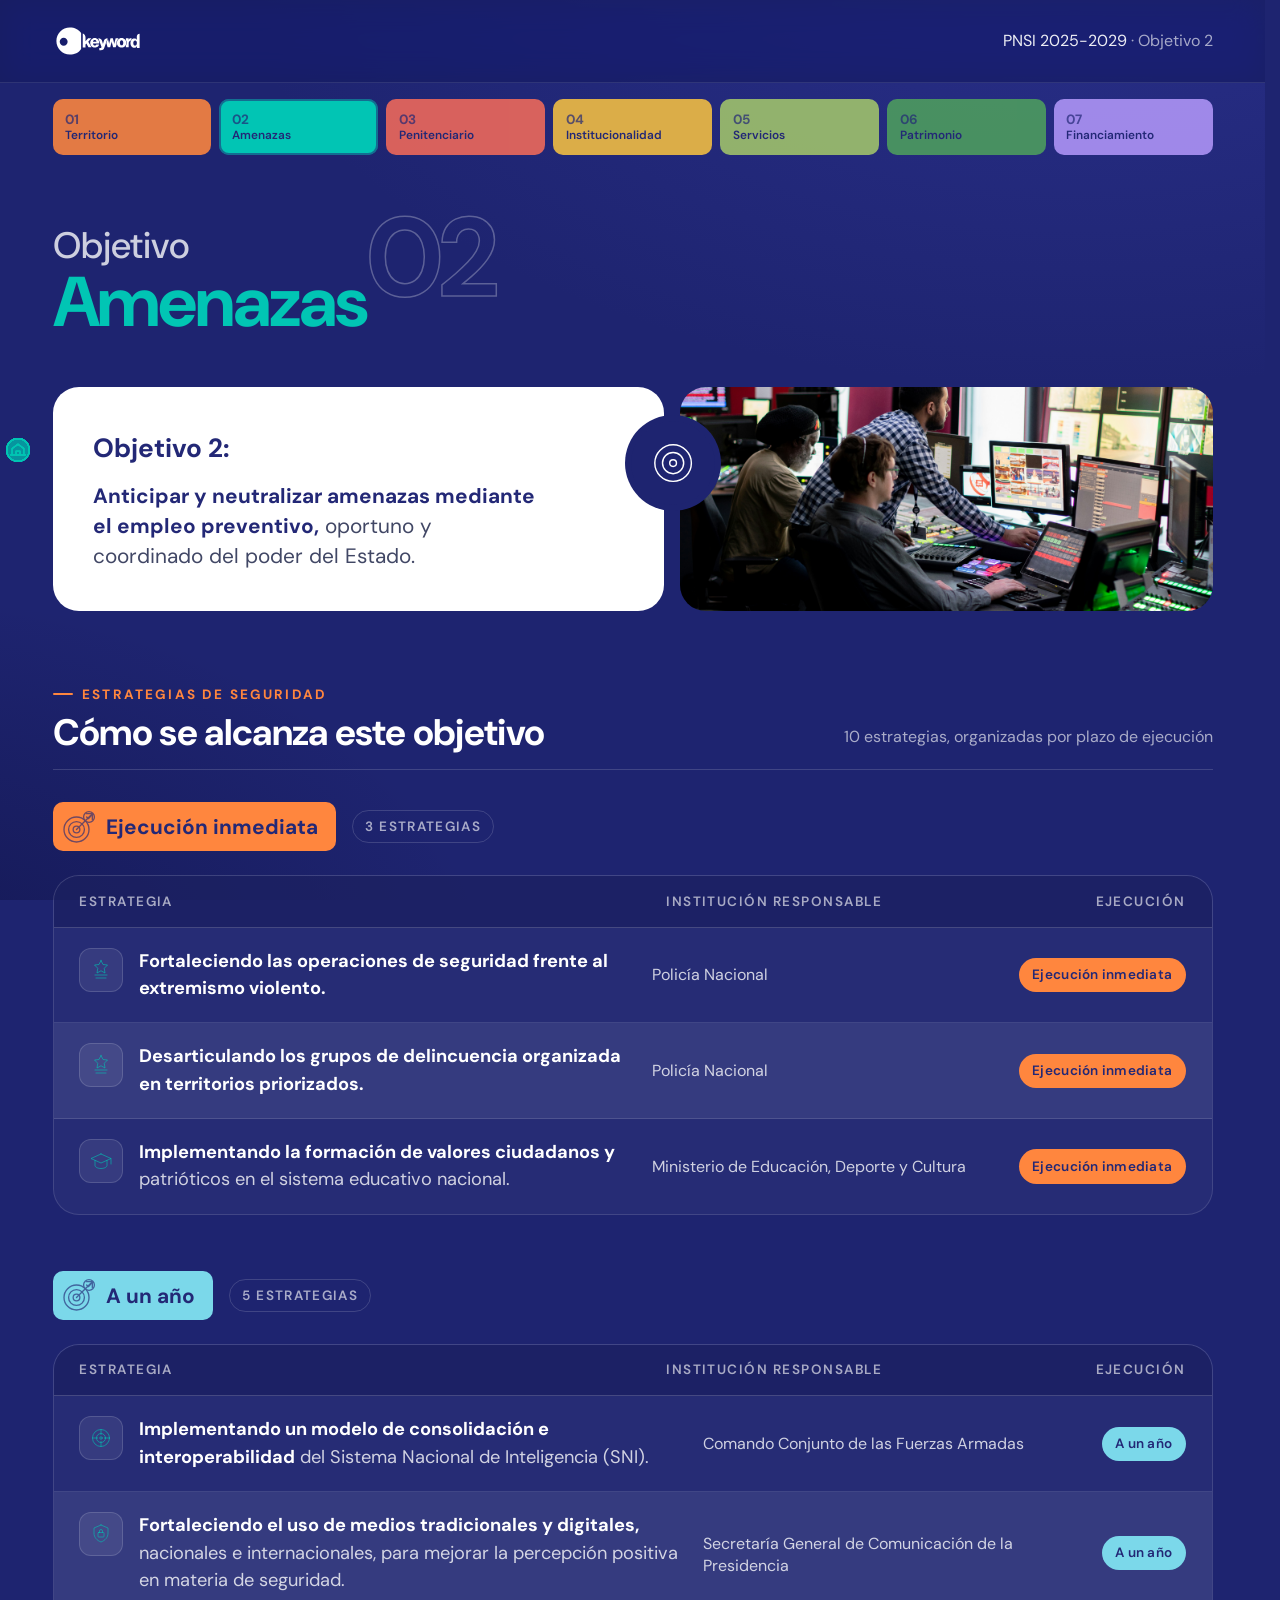
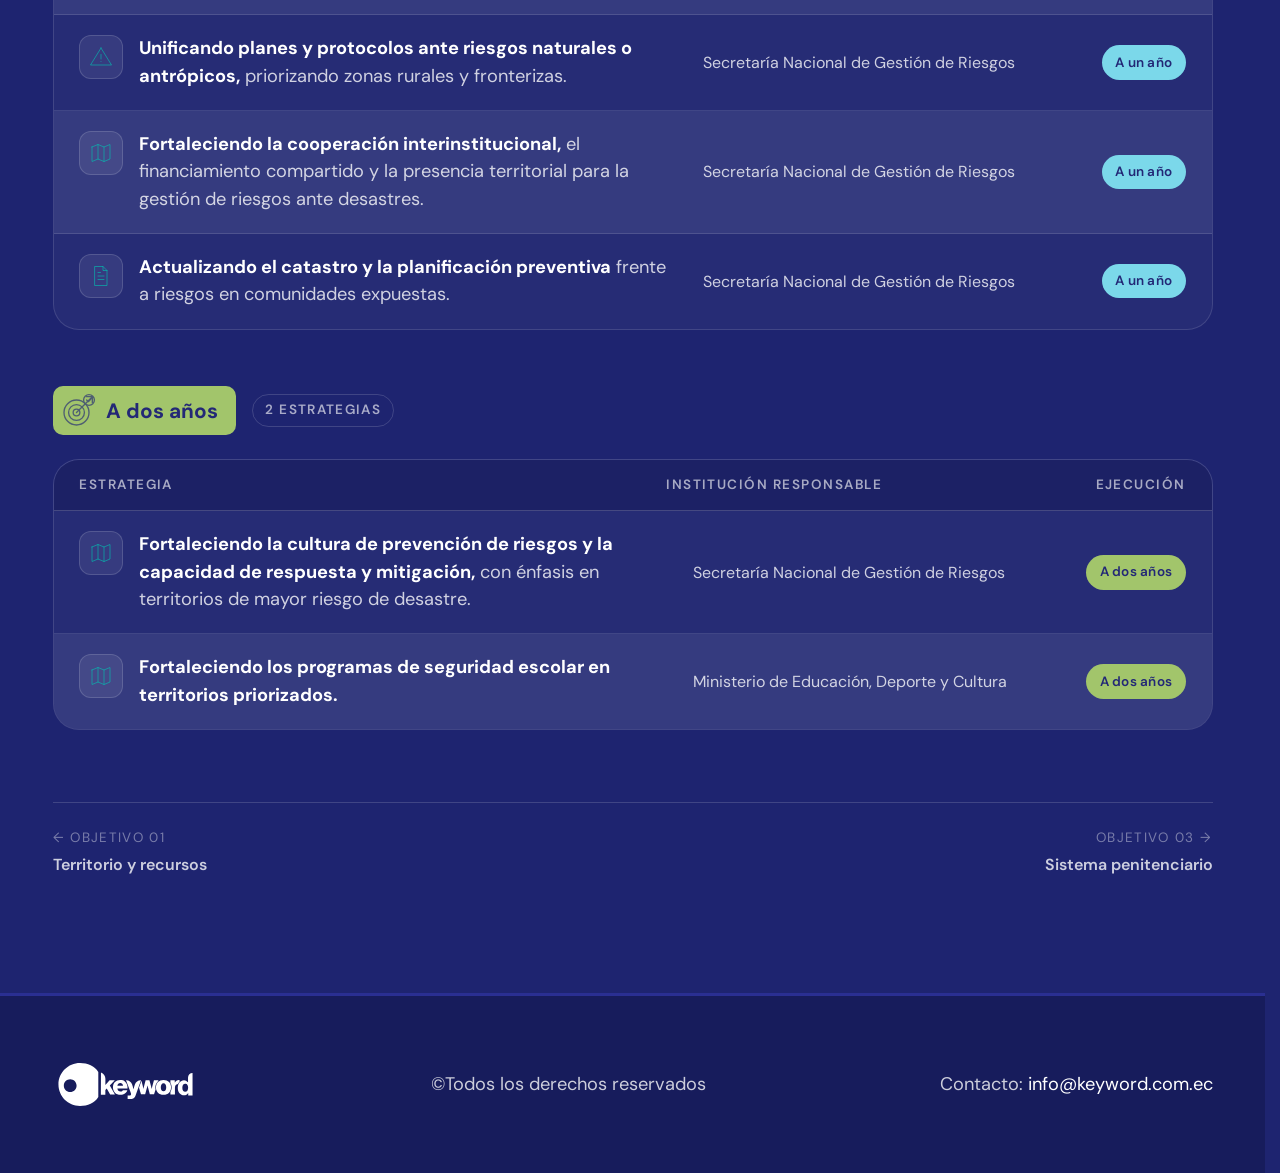
<file: pages/objetivo-2.html>
<!doctype html>
<html lang="es">
<head>
  <meta charset="utf-8" />
  <meta name="viewport" content="width=device-width, initial-scale=1" />
  <title>Objetivo 2 · Anticipación de amenazas — PNSI 2025-2029</title>
  <meta name="description" content="Objetivo 2 del Plan Nacional de Seguridad Integral 2025-2029: Anticipar y neutralizar amenazas mediante el empleo preventivo, oportuno y coordinado del poder del Estado. Análisis de Keyword." />
  <link rel="preconnect" href="https://fonts.googleapis.com" />
  <link rel="preconnect" href="https://fonts.gstatic.com" crossorigin />
  <link rel="stylesheet" href="https://fonts.googleapis.com/css2?family=DM+Sans:opsz,wght@9..40,400;9..40,500;9..40,600;9..40,700&display=swap" />
  <link rel="stylesheet" href="../css/styles.css" />
</head>
<body class="obj-page--2">

<header class="site-header">
  <div class="wrap site-header__inner">
    <a href="../index.html" class="brand" aria-label="Keyword — inicio">
      <img src="../img/logo-keyword-white.svg" alt="Keyword" class="brand__logo" />
    </a>
    <nav class="nav-crumbs" aria-label="Ruta de navegación">
      <a href="../index.html">PNSI 2025-2029</a> · <span>Objetivo 2</span>
    </nav>
  </div>
</header>

<main>

<nav class="wrap obj-nav-top" aria-label="Objetivos del plan">
  <div class="obj-nav-top__grid">
      <a class="obj-nav-top__item obj-nav-top__item--1" href="objetivo-1.html">
        <small>01</small><span>Territorio</span>
      </a>
      <a class="obj-nav-top__item obj-nav-top__item--2" href="objetivo-2.html" aria-current="page">
        <small>02</small><span>Amenazas</span>
      </a>
      <a class="obj-nav-top__item obj-nav-top__item--3" href="objetivo-3.html">
        <small>03</small><span>Penitenciario</span>
      </a>
      <a class="obj-nav-top__item obj-nav-top__item--4" href="objetivo-4.html">
        <small>04</small><span>Institucionalidad</span>
      </a>
      <a class="obj-nav-top__item obj-nav-top__item--5" href="objetivo-5.html">
        <small>05</small><span>Servicios</span>
      </a>
      <a class="obj-nav-top__item obj-nav-top__item--6" href="objetivo-6.html">
        <small>06</small><span>Patrimonio</span>
      </a>
      <a class="obj-nav-top__item obj-nav-top__item--7" href="objetivo-7.html">
        <small>07</small><span>Financiamiento</span>
      </a>
  </div>
</nav>

<section class="obj-hero obj-hero--2" aria-labelledby="titulo-objetivo">
  <div class="wrap">
    <p class="obj-hero__kicker">Objetivo</p>
    <div class="obj-hero__row">
      <h1 class="obj-hero__name" id="titulo-objetivo">Amenazas</h1>
      <span class="obj-hero__num" aria-hidden="true">02</span>
    </div>

    <div class="obj-intro">
      <div class="obj-intro__card">
        <p class="obj-intro__label">Objetivo 2:</p>
        <p class="obj-intro__text"><b>Anticipar y neutralizar amenazas mediante el empleo preventivo,</b> <span>oportuno y coordinado del poder del Estado.</span></p>
      </div>
      <span class="obj-intro__badge" aria-hidden="true">
        <svg viewBox="0 0 48 48" fill="none" stroke="currentColor" stroke-width="1.5" stroke-linecap="round" stroke-linejoin="round"><circle cx="24" cy="24" r="19"/><circle cx="24" cy="24" r="11"/><circle cx="24" cy="24" r="3.5"/></svg>
      </span>
      <div class="obj-intro__photo">
        <img src="../img/obj-2-photo.jpg" alt="" loading="lazy" />
      </div>
    </div>

    <div class="roadmap">
      <header class="roadmap__head">
        <div>
          <p class="roadmap__eyebrow">Estrategias de seguridad</p>
          <h2 class="roadmap__title">Cómo se alcanza este objetivo</h2>
        </div>
        <p class="roadmap__count">10 estrategias, organizadas por plazo de ejecución</p>
      </header>

      <section class="phase phase--inmediata">
        <header class="phase__head">
          <span class="phase__flag"><svg class="phase__diana" viewBox="0 0 48 48" fill="none" stroke="currentColor" stroke-width="1.6" stroke-linecap="round" stroke-linejoin="round" aria-hidden="true"><circle cx="21" cy="27" r="15"/><circle cx="21" cy="27" r="9.5"/><circle cx="21" cy="27" r="4"/><path d="M21 27 40 8"/><path d="M33 8h7v7"/><circle cx="36" cy="12" r="6.5"/><path d="M33.2 12l2 2 3.6-3.8"/></svg>Ejecución inmediata</span>
          <span class="phase__n">3 estrategias</span>
        </header>
        <div class="stbl" role="table" aria-label="Estrategias de ejecución inmediata">
          <div class="stbl__head" role="row">
            <span class="stbl__hcell stbl__hcell--strat" role="columnheader">Estrategia</span>
            <span class="stbl__hcell stbl__hcell--inst"  role="columnheader">Institución responsable</span>
            <span class="stbl__hcell stbl__hcell--exec"  role="columnheader">Ejecución</span>
          </div>
          <div class="stbl__body">
            <div class="stbl__row">
              <div class="stbl__cell stbl__cell--strat" data-col="Estrategia">
                <div class="stbl__strat">
                  <span class="stbl__glyph" aria-hidden="true"><svg class="strat__glyph" width="96" height="96" viewBox="0 0 48 48" fill="none" stroke="currentColor" stroke-width="1.2" stroke-linecap="round" stroke-linejoin="round" aria-hidden="true"><path d="M24 5l4 8 9 1-6.5 6.5L32 30l-8-4.5L16 30l1.5-9.5L11 14l9-1 4-8z"/><path d="M12 34h24M14 40h20"/></svg></span>
                  <p class="stbl__text"><b>Fortaleciendo las operaciones de seguridad frente al extremismo violento.</b></p>
                </div>
              </div>
              <div class="stbl__cell stbl__cell--inst" data-col="Institución responsable">
                <span class="stbl__inst"><svg class="strat__inst-icon" viewBox="0 0 32 32" fill="none" stroke="currentColor" stroke-width="1.4" stroke-linecap="round" stroke-linejoin="round" aria-hidden="true"><circle cx="16" cy="16" r="14" fill="currentColor" fill-opacity="0.14"/><circle cx="16" cy="16" r="14"/><path d="M9 22V14l7-5 7 5v8"/><path d="M7 22h18"/><path d="M13.5 22v-4.5h5V22"/></svg>Policía Nacional</span>
              </div>
              <div class="stbl__cell stbl__cell--exec" data-col="Ejecución">
                <span class="stbl__chip stbl__chip--inmediata">Ejecución inmediata</span>
              </div>
            </div>
            <div class="stbl__row">
              <div class="stbl__cell stbl__cell--strat" data-col="Estrategia">
                <div class="stbl__strat">
                  <span class="stbl__glyph" aria-hidden="true"><svg class="strat__glyph" width="96" height="96" viewBox="0 0 48 48" fill="none" stroke="currentColor" stroke-width="1.2" stroke-linecap="round" stroke-linejoin="round" aria-hidden="true"><path d="M24 5l4 8 9 1-6.5 6.5L32 30l-8-4.5L16 30l1.5-9.5L11 14l9-1 4-8z"/><path d="M12 34h24M14 40h20"/></svg></span>
                  <p class="stbl__text"><b>Desarticulando los grupos de delincuencia organizada en territorios priorizados.</b></p>
                </div>
              </div>
              <div class="stbl__cell stbl__cell--inst" data-col="Institución responsable">
                <span class="stbl__inst"><svg class="strat__inst-icon" viewBox="0 0 32 32" fill="none" stroke="currentColor" stroke-width="1.4" stroke-linecap="round" stroke-linejoin="round" aria-hidden="true"><circle cx="16" cy="16" r="14" fill="currentColor" fill-opacity="0.14"/><circle cx="16" cy="16" r="14"/><path d="M9 22V14l7-5 7 5v8"/><path d="M7 22h18"/><path d="M13.5 22v-4.5h5V22"/></svg>Policía Nacional</span>
              </div>
              <div class="stbl__cell stbl__cell--exec" data-col="Ejecución">
                <span class="stbl__chip stbl__chip--inmediata">Ejecución inmediata</span>
              </div>
            </div>
            <div class="stbl__row">
              <div class="stbl__cell stbl__cell--strat" data-col="Estrategia">
                <div class="stbl__strat">
                  <span class="stbl__glyph" aria-hidden="true"><svg class="strat__glyph" width="96" height="96" viewBox="0 0 48 48" fill="none" stroke="currentColor" stroke-width="1.2" stroke-linecap="round" stroke-linejoin="round" aria-hidden="true"><path d="M24 10 4 19l20 9 20-9-20-9z"/><path d="M12 23v10c0 3 5.4 6 12 6s12-3 12-6V23"/><path d="M44 19v11"/></svg></span>
                  <p class="stbl__text"><b>Implementando la formación de valores ciudadanos y</b> <span>patrióticos en el sistema educativo nacional.</span></p>
                </div>
              </div>
              <div class="stbl__cell stbl__cell--inst" data-col="Institución responsable">
                <span class="stbl__inst"><svg class="strat__inst-icon" viewBox="0 0 32 32" fill="none" stroke="currentColor" stroke-width="1.4" stroke-linecap="round" stroke-linejoin="round" aria-hidden="true"><circle cx="16" cy="16" r="14" fill="currentColor" fill-opacity="0.14"/><circle cx="16" cy="16" r="14"/><path d="M9 22V14l7-5 7 5v8"/><path d="M7 22h18"/><path d="M13.5 22v-4.5h5V22"/></svg>Ministerio de Educación, Deporte y Cultura</span>
              </div>
              <div class="stbl__cell stbl__cell--exec" data-col="Ejecución">
                <span class="stbl__chip stbl__chip--inmediata">Ejecución inmediata</span>
              </div>
            </div>
          </div>
        </div>
      </section>

      <section class="phase phase--1">
        <header class="phase__head">
          <span class="phase__flag"><svg class="phase__diana" viewBox="0 0 48 48" fill="none" stroke="currentColor" stroke-width="1.6" stroke-linecap="round" stroke-linejoin="round" aria-hidden="true"><circle cx="21" cy="27" r="15"/><circle cx="21" cy="27" r="9.5"/><circle cx="21" cy="27" r="4"/><path d="M21 27 40 8"/><path d="M33 8h7v7"/><circle cx="36" cy="12" r="6.5"/><path d="M33.2 12l2 2 3.6-3.8"/></svg>A un año</span>
          <span class="phase__n">5 estrategias</span>
        </header>
        <div class="stbl" role="table" aria-label="Estrategias de a un año">
          <div class="stbl__head" role="row">
            <span class="stbl__hcell stbl__hcell--strat" role="columnheader">Estrategia</span>
            <span class="stbl__hcell stbl__hcell--inst"  role="columnheader">Institución responsable</span>
            <span class="stbl__hcell stbl__hcell--exec"  role="columnheader">Ejecución</span>
          </div>
          <div class="stbl__body">
            <div class="stbl__row">
              <div class="stbl__cell stbl__cell--strat" data-col="Estrategia">
                <div class="stbl__strat">
                  <span class="stbl__glyph" aria-hidden="true"><svg class="strat__glyph" width="96" height="96" viewBox="0 0 48 48" fill="none" stroke="currentColor" stroke-width="1.2" stroke-linecap="round" stroke-linejoin="round" aria-hidden="true"><circle cx="24" cy="24" r="17"/><circle cx="24" cy="24" r="9"/><circle cx="24" cy="24" r="2.5"/><path d="M24 7v10M24 31v10M7 24h10M31 24h10"/></svg></span>
                  <p class="stbl__text"><b>Implementando un modelo de consolidación e interoperabilidad</b> <span>del Sistema Nacional de Inteligencia (SNI).</span></p>
                </div>
              </div>
              <div class="stbl__cell stbl__cell--inst" data-col="Institución responsable">
                <span class="stbl__inst"><svg class="strat__inst-icon" viewBox="0 0 32 32" fill="none" stroke="currentColor" stroke-width="1.4" stroke-linecap="round" stroke-linejoin="round" aria-hidden="true"><circle cx="16" cy="16" r="14" fill="currentColor" fill-opacity="0.14"/><circle cx="16" cy="16" r="14"/><path d="M9 22V14l7-5 7 5v8"/><path d="M7 22h18"/><path d="M13.5 22v-4.5h5V22"/></svg>Comando Conjunto de las Fuerzas Armadas</span>
              </div>
              <div class="stbl__cell stbl__cell--exec" data-col="Ejecución">
                <span class="stbl__chip stbl__chip--1">A un año</span>
              </div>
            </div>
            <div class="stbl__row">
              <div class="stbl__cell stbl__cell--strat" data-col="Estrategia">
                <div class="stbl__strat">
                  <span class="stbl__glyph" aria-hidden="true"><svg class="strat__glyph" width="96" height="96" viewBox="0 0 48 48" fill="none" stroke="currentColor" stroke-width="1.2" stroke-linecap="round" stroke-linejoin="round" aria-hidden="true"><path d="M24 6 10 12v10c0 9 6 15 14 18 8-3 14-9 14-18V12L24 6z"/><rect x="18" y="21" width="12" height="9" rx="1.5"/><path d="M21 21v-3a3 3 0 0 1 6 0v3"/></svg></span>
                  <p class="stbl__text"><b>Fortaleciendo el uso de medios tradicionales y digitales,</b> <span>nacionales e internacionales, para mejorar la percepción positiva en materia de seguridad.</span></p>
                </div>
              </div>
              <div class="stbl__cell stbl__cell--inst" data-col="Institución responsable">
                <span class="stbl__inst"><svg class="strat__inst-icon" viewBox="0 0 32 32" fill="none" stroke="currentColor" stroke-width="1.4" stroke-linecap="round" stroke-linejoin="round" aria-hidden="true"><circle cx="16" cy="16" r="14" fill="currentColor" fill-opacity="0.14"/><circle cx="16" cy="16" r="14"/><path d="M9 22V14l7-5 7 5v8"/><path d="M7 22h18"/><path d="M13.5 22v-4.5h5V22"/></svg>Secretaría General de Comunicación de la Presidencia</span>
              </div>
              <div class="stbl__cell stbl__cell--exec" data-col="Ejecución">
                <span class="stbl__chip stbl__chip--1">A un año</span>
              </div>
            </div>
            <div class="stbl__row">
              <div class="stbl__cell stbl__cell--strat" data-col="Estrategia">
                <div class="stbl__strat">
                  <span class="stbl__glyph" aria-hidden="true"><svg class="strat__glyph" width="96" height="96" viewBox="0 0 48 48" fill="none" stroke="currentColor" stroke-width="1.2" stroke-linecap="round" stroke-linejoin="round" aria-hidden="true"><path d="M24 6 3 40h42L24 6z"/><path d="M24 19v9M24 33h.02"/></svg></span>
                  <p class="stbl__text"><b>Unificando planes y protocolos ante riesgos naturales o antrópicos,</b> <span>priorizando zonas rurales y fronterizas.</span></p>
                </div>
              </div>
              <div class="stbl__cell stbl__cell--inst" data-col="Institución responsable">
                <span class="stbl__inst"><svg class="strat__inst-icon" viewBox="0 0 32 32" fill="none" stroke="currentColor" stroke-width="1.4" stroke-linecap="round" stroke-linejoin="round" aria-hidden="true"><circle cx="16" cy="16" r="14" fill="currentColor" fill-opacity="0.14"/><circle cx="16" cy="16" r="14"/><path d="M9 22V14l7-5 7 5v8"/><path d="M7 22h18"/><path d="M13.5 22v-4.5h5V22"/></svg>Secretaría Nacional de Gestión de Riesgos</span>
              </div>
              <div class="stbl__cell stbl__cell--exec" data-col="Ejecución">
                <span class="stbl__chip stbl__chip--1">A un año</span>
              </div>
            </div>
            <div class="stbl__row">
              <div class="stbl__cell stbl__cell--strat" data-col="Estrategia">
                <div class="stbl__strat">
                  <span class="stbl__glyph" aria-hidden="true"><svg class="strat__glyph" width="96" height="96" viewBox="0 0 48 48" fill="none" stroke="currentColor" stroke-width="1.2" stroke-linecap="round" stroke-linejoin="round" aria-hidden="true"><path d="M6 12l12-5 12 5 12-5v29l-12 5-12-5-12 5V12z"/><path d="M18 7v29M30 12v29"/></svg></span>
                  <p class="stbl__text"><b>Fortaleciendo la cooperación interinstitucional,</b> <span>el financiamiento compartido y la presencia territorial para la gestión de riesgos ante desastres.</span></p>
                </div>
              </div>
              <div class="stbl__cell stbl__cell--inst" data-col="Institución responsable">
                <span class="stbl__inst"><svg class="strat__inst-icon" viewBox="0 0 32 32" fill="none" stroke="currentColor" stroke-width="1.4" stroke-linecap="round" stroke-linejoin="round" aria-hidden="true"><circle cx="16" cy="16" r="14" fill="currentColor" fill-opacity="0.14"/><circle cx="16" cy="16" r="14"/><path d="M9 22V14l7-5 7 5v8"/><path d="M7 22h18"/><path d="M13.5 22v-4.5h5V22"/></svg>Secretaría Nacional de Gestión de Riesgos</span>
              </div>
              <div class="stbl__cell stbl__cell--exec" data-col="Ejecución">
                <span class="stbl__chip stbl__chip--1">A un año</span>
              </div>
            </div>
            <div class="stbl__row">
              <div class="stbl__cell stbl__cell--strat" data-col="Estrategia">
                <div class="stbl__strat">
                  <span class="stbl__glyph" aria-hidden="true"><svg class="strat__glyph" width="96" height="96" viewBox="0 0 48 48" fill="none" stroke="currentColor" stroke-width="1.2" stroke-linecap="round" stroke-linejoin="round" aria-hidden="true"><path d="M12 5h16l8 8v30H12z"/><path d="M28 5v8h8"/><path d="M18 24h12M18 31h12M18 17h5"/></svg></span>
                  <p class="stbl__text"><b>Actualizando el catastro y la planificación preventiva</b> <span>frente a riesgos en comunidades expuestas.</span></p>
                </div>
              </div>
              <div class="stbl__cell stbl__cell--inst" data-col="Institución responsable">
                <span class="stbl__inst"><svg class="strat__inst-icon" viewBox="0 0 32 32" fill="none" stroke="currentColor" stroke-width="1.4" stroke-linecap="round" stroke-linejoin="round" aria-hidden="true"><circle cx="16" cy="16" r="14" fill="currentColor" fill-opacity="0.14"/><circle cx="16" cy="16" r="14"/><path d="M9 22V14l7-5 7 5v8"/><path d="M7 22h18"/><path d="M13.5 22v-4.5h5V22"/></svg>Secretaría Nacional de Gestión de Riesgos</span>
              </div>
              <div class="stbl__cell stbl__cell--exec" data-col="Ejecución">
                <span class="stbl__chip stbl__chip--1">A un año</span>
              </div>
            </div>
          </div>
        </div>
      </section>

      <section class="phase phase--2">
        <header class="phase__head">
          <span class="phase__flag"><svg class="phase__diana" viewBox="0 0 48 48" fill="none" stroke="currentColor" stroke-width="1.6" stroke-linecap="round" stroke-linejoin="round" aria-hidden="true"><circle cx="21" cy="27" r="15"/><circle cx="21" cy="27" r="9.5"/><circle cx="21" cy="27" r="4"/><path d="M21 27 40 8"/><path d="M33 8h7v7"/><circle cx="36" cy="12" r="6.5"/><path d="M33.2 12l2 2 3.6-3.8"/></svg>A dos años</span>
          <span class="phase__n">2 estrategias</span>
        </header>
        <div class="stbl" role="table" aria-label="Estrategias de a dos años">
          <div class="stbl__head" role="row">
            <span class="stbl__hcell stbl__hcell--strat" role="columnheader">Estrategia</span>
            <span class="stbl__hcell stbl__hcell--inst"  role="columnheader">Institución responsable</span>
            <span class="stbl__hcell stbl__hcell--exec"  role="columnheader">Ejecución</span>
          </div>
          <div class="stbl__body">
            <div class="stbl__row">
              <div class="stbl__cell stbl__cell--strat" data-col="Estrategia">
                <div class="stbl__strat">
                  <span class="stbl__glyph" aria-hidden="true"><svg class="strat__glyph" width="96" height="96" viewBox="0 0 48 48" fill="none" stroke="currentColor" stroke-width="1.2" stroke-linecap="round" stroke-linejoin="round" aria-hidden="true"><path d="M6 12l12-5 12 5 12-5v29l-12 5-12-5-12 5V12z"/><path d="M18 7v29M30 12v29"/></svg></span>
                  <p class="stbl__text"><b>Fortaleciendo la cultura de prevención de riesgos y la capacidad de respuesta y mitigación,</b> <span>con énfasis en territorios de mayor riesgo de desastre.</span></p>
                </div>
              </div>
              <div class="stbl__cell stbl__cell--inst" data-col="Institución responsable">
                <span class="stbl__inst"><svg class="strat__inst-icon" viewBox="0 0 32 32" fill="none" stroke="currentColor" stroke-width="1.4" stroke-linecap="round" stroke-linejoin="round" aria-hidden="true"><circle cx="16" cy="16" r="14" fill="currentColor" fill-opacity="0.14"/><circle cx="16" cy="16" r="14"/><path d="M9 22V14l7-5 7 5v8"/><path d="M7 22h18"/><path d="M13.5 22v-4.5h5V22"/></svg>Secretaría Nacional de Gestión de Riesgos</span>
              </div>
              <div class="stbl__cell stbl__cell--exec" data-col="Ejecución">
                <span class="stbl__chip stbl__chip--2">A dos años</span>
              </div>
            </div>
            <div class="stbl__row">
              <div class="stbl__cell stbl__cell--strat" data-col="Estrategia">
                <div class="stbl__strat">
                  <span class="stbl__glyph" aria-hidden="true"><svg class="strat__glyph" width="96" height="96" viewBox="0 0 48 48" fill="none" stroke="currentColor" stroke-width="1.2" stroke-linecap="round" stroke-linejoin="round" aria-hidden="true"><path d="M6 12l12-5 12 5 12-5v29l-12 5-12-5-12 5V12z"/><path d="M18 7v29M30 12v29"/></svg></span>
                  <p class="stbl__text"><b>Fortaleciendo los programas de seguridad escolar en territorios priorizados.</b></p>
                </div>
              </div>
              <div class="stbl__cell stbl__cell--inst" data-col="Institución responsable">
                <span class="stbl__inst"><svg class="strat__inst-icon" viewBox="0 0 32 32" fill="none" stroke="currentColor" stroke-width="1.4" stroke-linecap="round" stroke-linejoin="round" aria-hidden="true"><circle cx="16" cy="16" r="14" fill="currentColor" fill-opacity="0.14"/><circle cx="16" cy="16" r="14"/><path d="M9 22V14l7-5 7 5v8"/><path d="M7 22h18"/><path d="M13.5 22v-4.5h5V22"/></svg>Ministerio de Educación, Deporte y Cultura</span>
              </div>
              <div class="stbl__cell stbl__cell--exec" data-col="Ejecución">
                <span class="stbl__chip stbl__chip--2">A dos años</span>
              </div>
            </div>
          </div>
        </div>
      </section>
    </div>

    <nav class="obj-pager" aria-label="Navegación entre objetivos">
      <a class="obj-pager__link obj-pager__link--prev" href="objetivo-1.html">
        <small>← Objetivo 01</small>
        <strong>Territorio y recursos</strong>
      </a>
      <a class="obj-pager__link obj-pager__link--next" href="objetivo-3.html">
        <small>Objetivo 03 →</small>
        <strong>Sistema penitenciario</strong>
      </a>
    </nav>
  </div>
</section>

</main>

<footer class="site-footer">
  <div class="wrap site-footer__inner">
    <img src="../img/logo-keyword-white.svg" alt="Keyword" class="site-footer__logo" />
    <p class="site-footer__copy">©Todos los derechos reservados</p>
    <p class="site-footer__contact">Contacto: <a href="mailto:info@keyword.com.ec">info@keyword.com.ec</a></p>
  </div>
</footer>

</body>
</html>
</file>
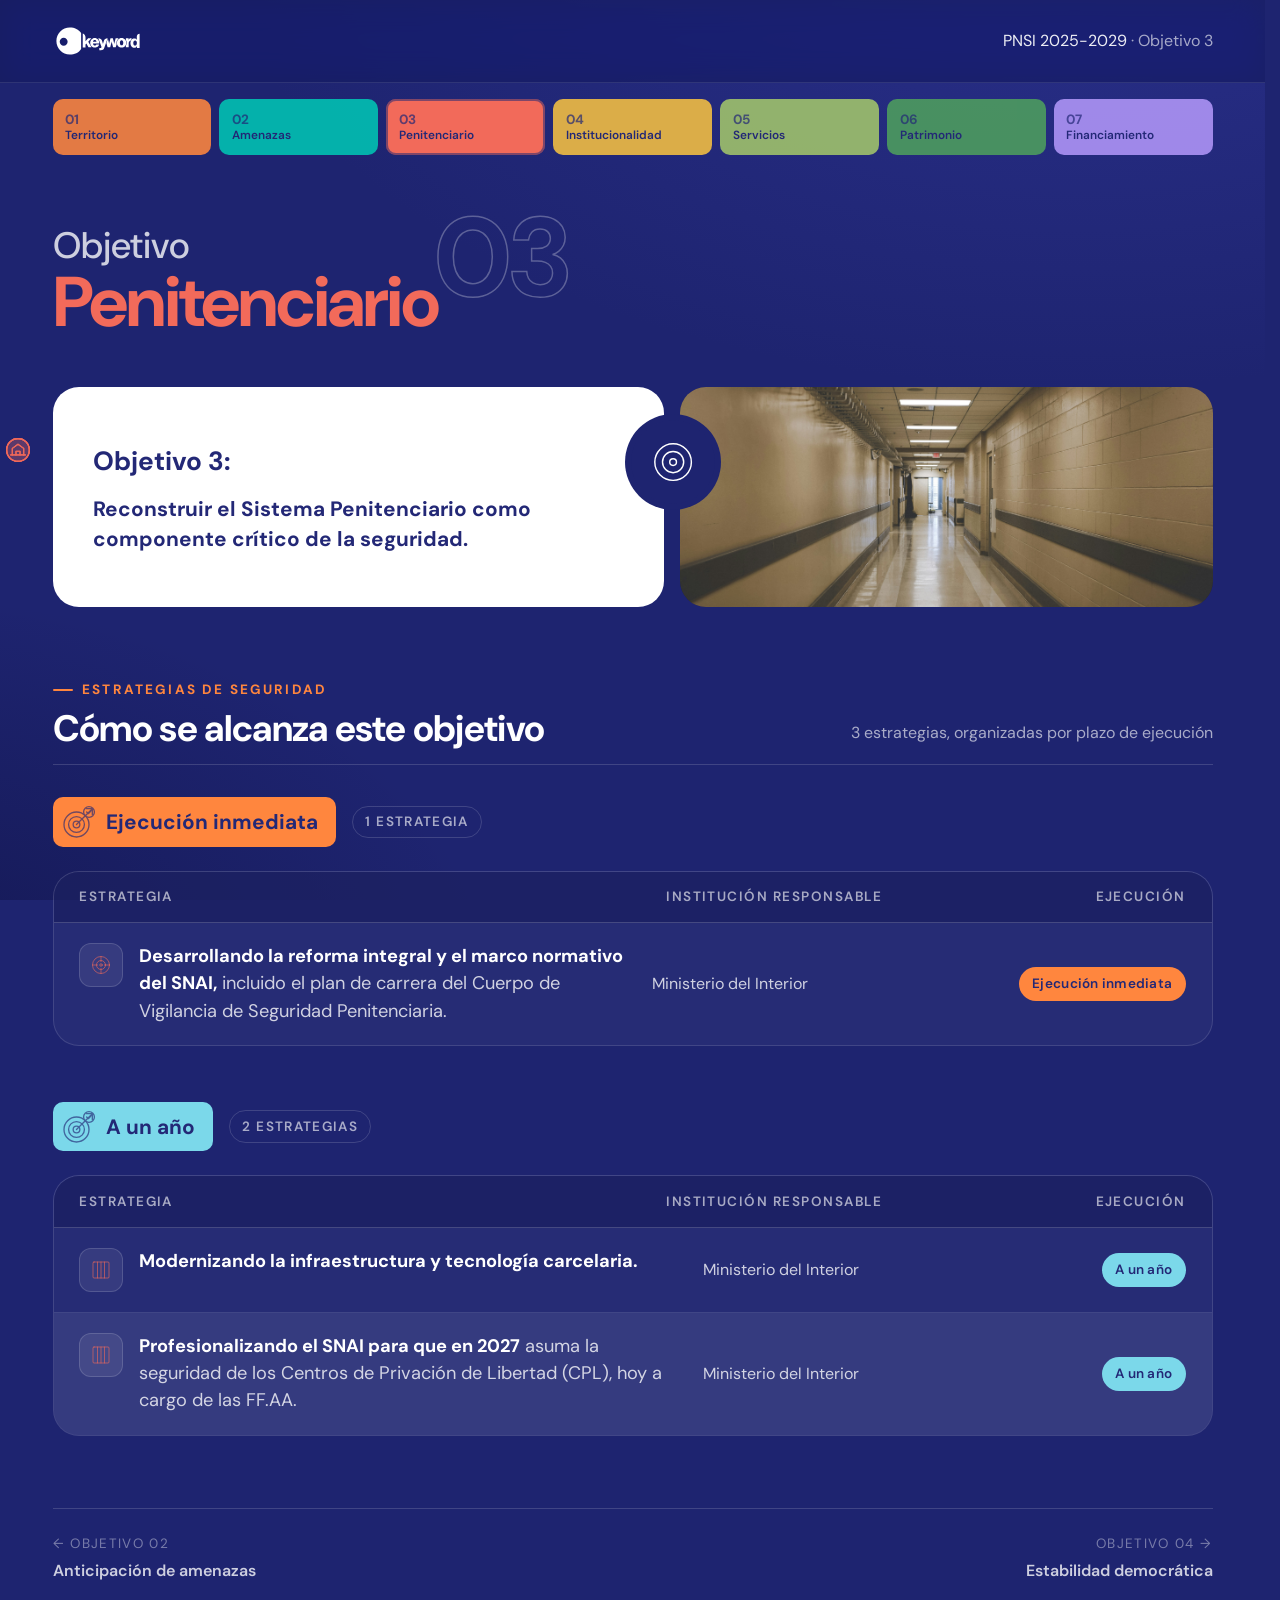
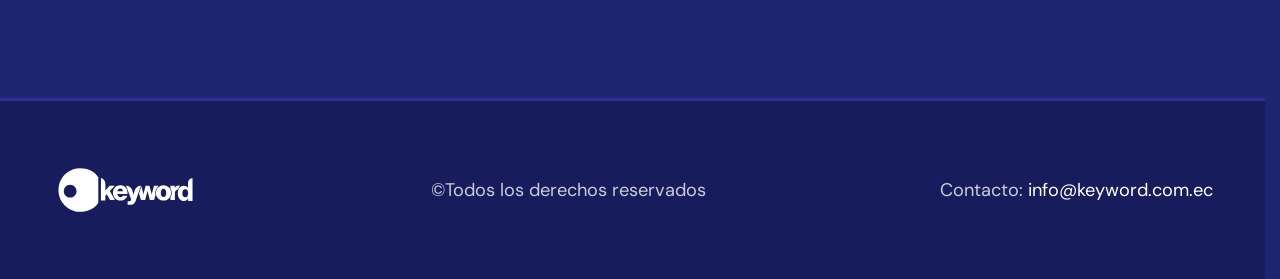
<file: pages/objetivo-3.html>
<!doctype html>
<html lang="es">
<head>
  <meta charset="utf-8" />
  <meta name="viewport" content="width=device-width, initial-scale=1" />
  <title>Objetivo 3 · Sistema penitenciario — PNSI 2025-2029</title>
  <meta name="description" content="Objetivo 3 del Plan Nacional de Seguridad Integral 2025-2029: Reconstruir el Sistema Penitenciario como componente crítico de la seguridad. Análisis de Keyword." />
  <link rel="preconnect" href="https://fonts.googleapis.com" />
  <link rel="preconnect" href="https://fonts.gstatic.com" crossorigin />
  <link rel="stylesheet" href="https://fonts.googleapis.com/css2?family=DM+Sans:opsz,wght@9..40,400;9..40,500;9..40,600;9..40,700&display=swap" />
  <link rel="stylesheet" href="../css/styles.css" />
</head>
<body class="obj-page--3">

<header class="site-header">
  <div class="wrap site-header__inner">
    <a href="../index.html" class="brand" aria-label="Keyword — inicio">
      <img src="../img/logo-keyword-white.svg" alt="Keyword" class="brand__logo" />
    </a>
    <nav class="nav-crumbs" aria-label="Ruta de navegación">
      <a href="../index.html">PNSI 2025-2029</a> · <span>Objetivo 3</span>
    </nav>
  </div>
</header>

<main>

<nav class="wrap obj-nav-top" aria-label="Objetivos del plan">
  <div class="obj-nav-top__grid">
      <a class="obj-nav-top__item obj-nav-top__item--1" href="objetivo-1.html">
        <small>01</small><span>Territorio</span>
      </a>
      <a class="obj-nav-top__item obj-nav-top__item--2" href="objetivo-2.html">
        <small>02</small><span>Amenazas</span>
      </a>
      <a class="obj-nav-top__item obj-nav-top__item--3" href="objetivo-3.html" aria-current="page">
        <small>03</small><span>Penitenciario</span>
      </a>
      <a class="obj-nav-top__item obj-nav-top__item--4" href="objetivo-4.html">
        <small>04</small><span>Institucionalidad</span>
      </a>
      <a class="obj-nav-top__item obj-nav-top__item--5" href="objetivo-5.html">
        <small>05</small><span>Servicios</span>
      </a>
      <a class="obj-nav-top__item obj-nav-top__item--6" href="objetivo-6.html">
        <small>06</small><span>Patrimonio</span>
      </a>
      <a class="obj-nav-top__item obj-nav-top__item--7" href="objetivo-7.html">
        <small>07</small><span>Financiamiento</span>
      </a>
  </div>
</nav>

<section class="obj-hero obj-hero--3" aria-labelledby="titulo-objetivo">
  <div class="wrap">
    <p class="obj-hero__kicker">Objetivo</p>
    <div class="obj-hero__row">
      <h1 class="obj-hero__name" id="titulo-objetivo">Penitenciario</h1>
      <span class="obj-hero__num" aria-hidden="true">03</span>
    </div>

    <div class="obj-intro">
      <div class="obj-intro__card">
        <p class="obj-intro__label">Objetivo 3:</p>
        <p class="obj-intro__text"><b>Reconstruir el Sistema Penitenciario como componente crítico de la seguridad.</b></p>
      </div>
      <span class="obj-intro__badge" aria-hidden="true">
        <svg viewBox="0 0 48 48" fill="none" stroke="currentColor" stroke-width="1.5" stroke-linecap="round" stroke-linejoin="round"><circle cx="24" cy="24" r="19"/><circle cx="24" cy="24" r="11"/><circle cx="24" cy="24" r="3.5"/></svg>
      </span>
      <div class="obj-intro__photo">
        <img src="../img/obj-3-photo.jpg" alt="" loading="lazy" />
      </div>
    </div>

    <div class="roadmap">
      <header class="roadmap__head">
        <div>
          <p class="roadmap__eyebrow">Estrategias de seguridad</p>
          <h2 class="roadmap__title">Cómo se alcanza este objetivo</h2>
        </div>
        <p class="roadmap__count">3 estrategias, organizadas por plazo de ejecución</p>
      </header>

      <section class="phase phase--inmediata">
        <header class="phase__head">
          <span class="phase__flag"><svg class="phase__diana" viewBox="0 0 48 48" fill="none" stroke="currentColor" stroke-width="1.6" stroke-linecap="round" stroke-linejoin="round" aria-hidden="true"><circle cx="21" cy="27" r="15"/><circle cx="21" cy="27" r="9.5"/><circle cx="21" cy="27" r="4"/><path d="M21 27 40 8"/><path d="M33 8h7v7"/><circle cx="36" cy="12" r="6.5"/><path d="M33.2 12l2 2 3.6-3.8"/></svg>Ejecución inmediata</span>
          <span class="phase__n">1 estrategia</span>
        </header>
        <div class="stbl" role="table" aria-label="Estrategias de ejecución inmediata">
          <div class="stbl__head" role="row">
            <span class="stbl__hcell stbl__hcell--strat" role="columnheader">Estrategia</span>
            <span class="stbl__hcell stbl__hcell--inst"  role="columnheader">Institución responsable</span>
            <span class="stbl__hcell stbl__hcell--exec"  role="columnheader">Ejecución</span>
          </div>
          <div class="stbl__body">
            <div class="stbl__row">
              <div class="stbl__cell stbl__cell--strat" data-col="Estrategia">
                <div class="stbl__strat">
                  <span class="stbl__glyph" aria-hidden="true"><svg class="strat__glyph" width="96" height="96" viewBox="0 0 48 48" fill="none" stroke="currentColor" stroke-width="1.2" stroke-linecap="round" stroke-linejoin="round" aria-hidden="true"><circle cx="24" cy="24" r="17"/><circle cx="24" cy="24" r="9"/><circle cx="24" cy="24" r="2.5"/><path d="M24 7v10M24 31v10M7 24h10M31 24h10"/></svg></span>
                  <p class="stbl__text"><b>Desarrollando la reforma integral y el marco normativo del SNAI,</b> <span>incluido el plan de carrera del Cuerpo de Vigilancia de Seguridad Penitenciaria.</span></p>
                </div>
              </div>
              <div class="stbl__cell stbl__cell--inst" data-col="Institución responsable">
                <span class="stbl__inst"><svg class="strat__inst-icon" viewBox="0 0 32 32" fill="none" stroke="currentColor" stroke-width="1.4" stroke-linecap="round" stroke-linejoin="round" aria-hidden="true"><circle cx="16" cy="16" r="14" fill="currentColor" fill-opacity="0.14"/><circle cx="16" cy="16" r="14"/><path d="M9 22V14l7-5 7 5v8"/><path d="M7 22h18"/><path d="M13.5 22v-4.5h5V22"/></svg>Ministerio del Interior</span>
              </div>
              <div class="stbl__cell stbl__cell--exec" data-col="Ejecución">
                <span class="stbl__chip stbl__chip--inmediata">Ejecución inmediata</span>
              </div>
            </div>
          </div>
        </div>
      </section>

      <section class="phase phase--1">
        <header class="phase__head">
          <span class="phase__flag"><svg class="phase__diana" viewBox="0 0 48 48" fill="none" stroke="currentColor" stroke-width="1.6" stroke-linecap="round" stroke-linejoin="round" aria-hidden="true"><circle cx="21" cy="27" r="15"/><circle cx="21" cy="27" r="9.5"/><circle cx="21" cy="27" r="4"/><path d="M21 27 40 8"/><path d="M33 8h7v7"/><circle cx="36" cy="12" r="6.5"/><path d="M33.2 12l2 2 3.6-3.8"/></svg>A un año</span>
          <span class="phase__n">2 estrategias</span>
        </header>
        <div class="stbl" role="table" aria-label="Estrategias de a un año">
          <div class="stbl__head" role="row">
            <span class="stbl__hcell stbl__hcell--strat" role="columnheader">Estrategia</span>
            <span class="stbl__hcell stbl__hcell--inst"  role="columnheader">Institución responsable</span>
            <span class="stbl__hcell stbl__hcell--exec"  role="columnheader">Ejecución</span>
          </div>
          <div class="stbl__body">
            <div class="stbl__row">
              <div class="stbl__cell stbl__cell--strat" data-col="Estrategia">
                <div class="stbl__strat">
                  <span class="stbl__glyph" aria-hidden="true"><svg class="strat__glyph" width="96" height="96" viewBox="0 0 48 48" fill="none" stroke="currentColor" stroke-width="1.2" stroke-linecap="round" stroke-linejoin="round" aria-hidden="true"><rect x="8" y="8" width="32" height="32" rx="2"/><path d="M17 8v32M24 8v32M31 8v32"/></svg></span>
                  <p class="stbl__text"><b>Modernizando la infraestructura y tecnología carcelaria.</b></p>
                </div>
              </div>
              <div class="stbl__cell stbl__cell--inst" data-col="Institución responsable">
                <span class="stbl__inst"><svg class="strat__inst-icon" viewBox="0 0 32 32" fill="none" stroke="currentColor" stroke-width="1.4" stroke-linecap="round" stroke-linejoin="round" aria-hidden="true"><circle cx="16" cy="16" r="14" fill="currentColor" fill-opacity="0.14"/><circle cx="16" cy="16" r="14"/><path d="M9 22V14l7-5 7 5v8"/><path d="M7 22h18"/><path d="M13.5 22v-4.5h5V22"/></svg>Ministerio del Interior</span>
              </div>
              <div class="stbl__cell stbl__cell--exec" data-col="Ejecución">
                <span class="stbl__chip stbl__chip--1">A un año</span>
              </div>
            </div>
            <div class="stbl__row">
              <div class="stbl__cell stbl__cell--strat" data-col="Estrategia">
                <div class="stbl__strat">
                  <span class="stbl__glyph" aria-hidden="true"><svg class="strat__glyph" width="96" height="96" viewBox="0 0 48 48" fill="none" stroke="currentColor" stroke-width="1.2" stroke-linecap="round" stroke-linejoin="round" aria-hidden="true"><rect x="8" y="8" width="32" height="32" rx="2"/><path d="M17 8v32M24 8v32M31 8v32"/></svg></span>
                  <p class="stbl__text"><b>Profesionalizando el SNAI para que en 2027</b> <span>asuma la seguridad de los Centros de Privación de Libertad (CPL), hoy a cargo de las FF.AA.</span></p>
                </div>
              </div>
              <div class="stbl__cell stbl__cell--inst" data-col="Institución responsable">
                <span class="stbl__inst"><svg class="strat__inst-icon" viewBox="0 0 32 32" fill="none" stroke="currentColor" stroke-width="1.4" stroke-linecap="round" stroke-linejoin="round" aria-hidden="true"><circle cx="16" cy="16" r="14" fill="currentColor" fill-opacity="0.14"/><circle cx="16" cy="16" r="14"/><path d="M9 22V14l7-5 7 5v8"/><path d="M7 22h18"/><path d="M13.5 22v-4.5h5V22"/></svg>Ministerio del Interior</span>
              </div>
              <div class="stbl__cell stbl__cell--exec" data-col="Ejecución">
                <span class="stbl__chip stbl__chip--1">A un año</span>
              </div>
            </div>
          </div>
        </div>
      </section>
    </div>

    <nav class="obj-pager" aria-label="Navegación entre objetivos">
      <a class="obj-pager__link obj-pager__link--prev" href="objetivo-2.html">
        <small>← Objetivo 02</small>
        <strong>Anticipación de amenazas</strong>
      </a>
      <a class="obj-pager__link obj-pager__link--next" href="objetivo-4.html">
        <small>Objetivo 04 →</small>
        <strong>Estabilidad democrática</strong>
      </a>
    </nav>
  </div>
</section>

</main>

<footer class="site-footer">
  <div class="wrap site-footer__inner">
    <img src="../img/logo-keyword-white.svg" alt="Keyword" class="site-footer__logo" />
    <p class="site-footer__copy">©Todos los derechos reservados</p>
    <p class="site-footer__contact">Contacto: <a href="mailto:info@keyword.com.ec">info@keyword.com.ec</a></p>
  </div>
</footer>

</body>
</html>
</file>
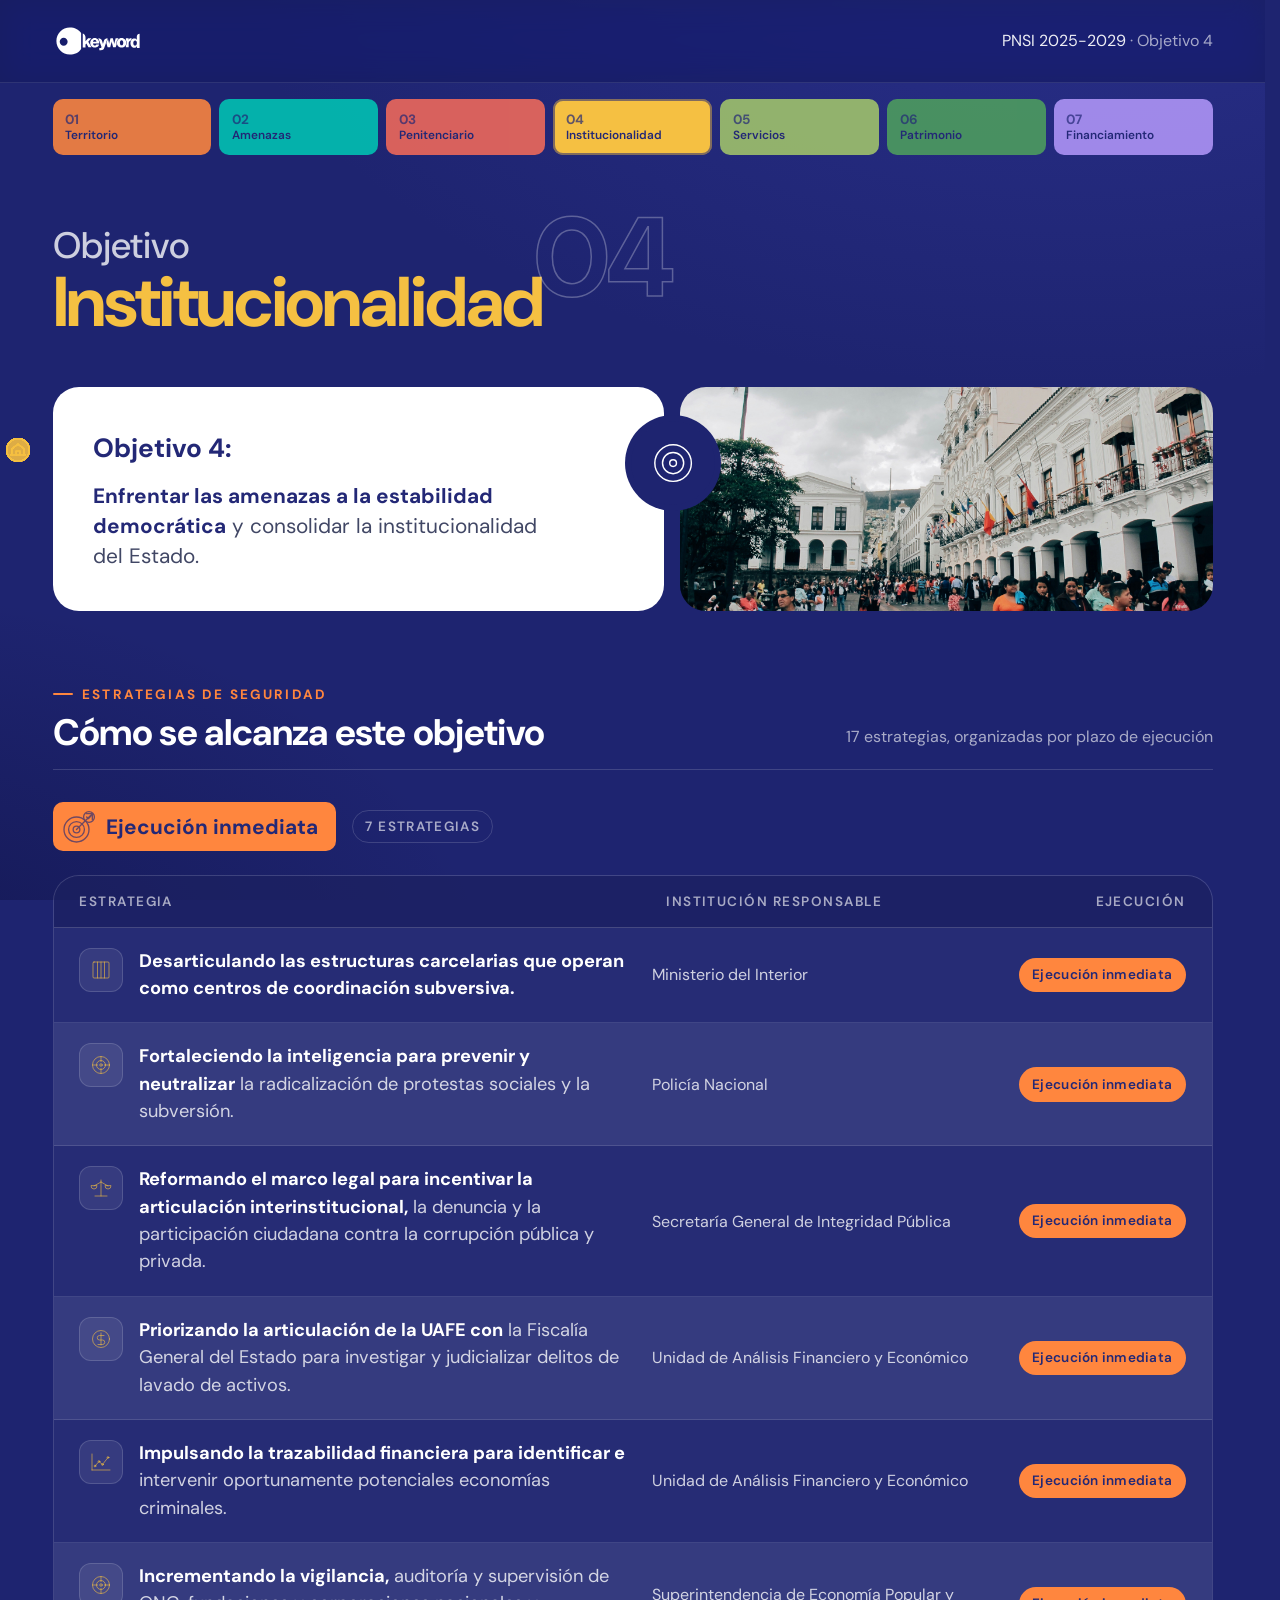
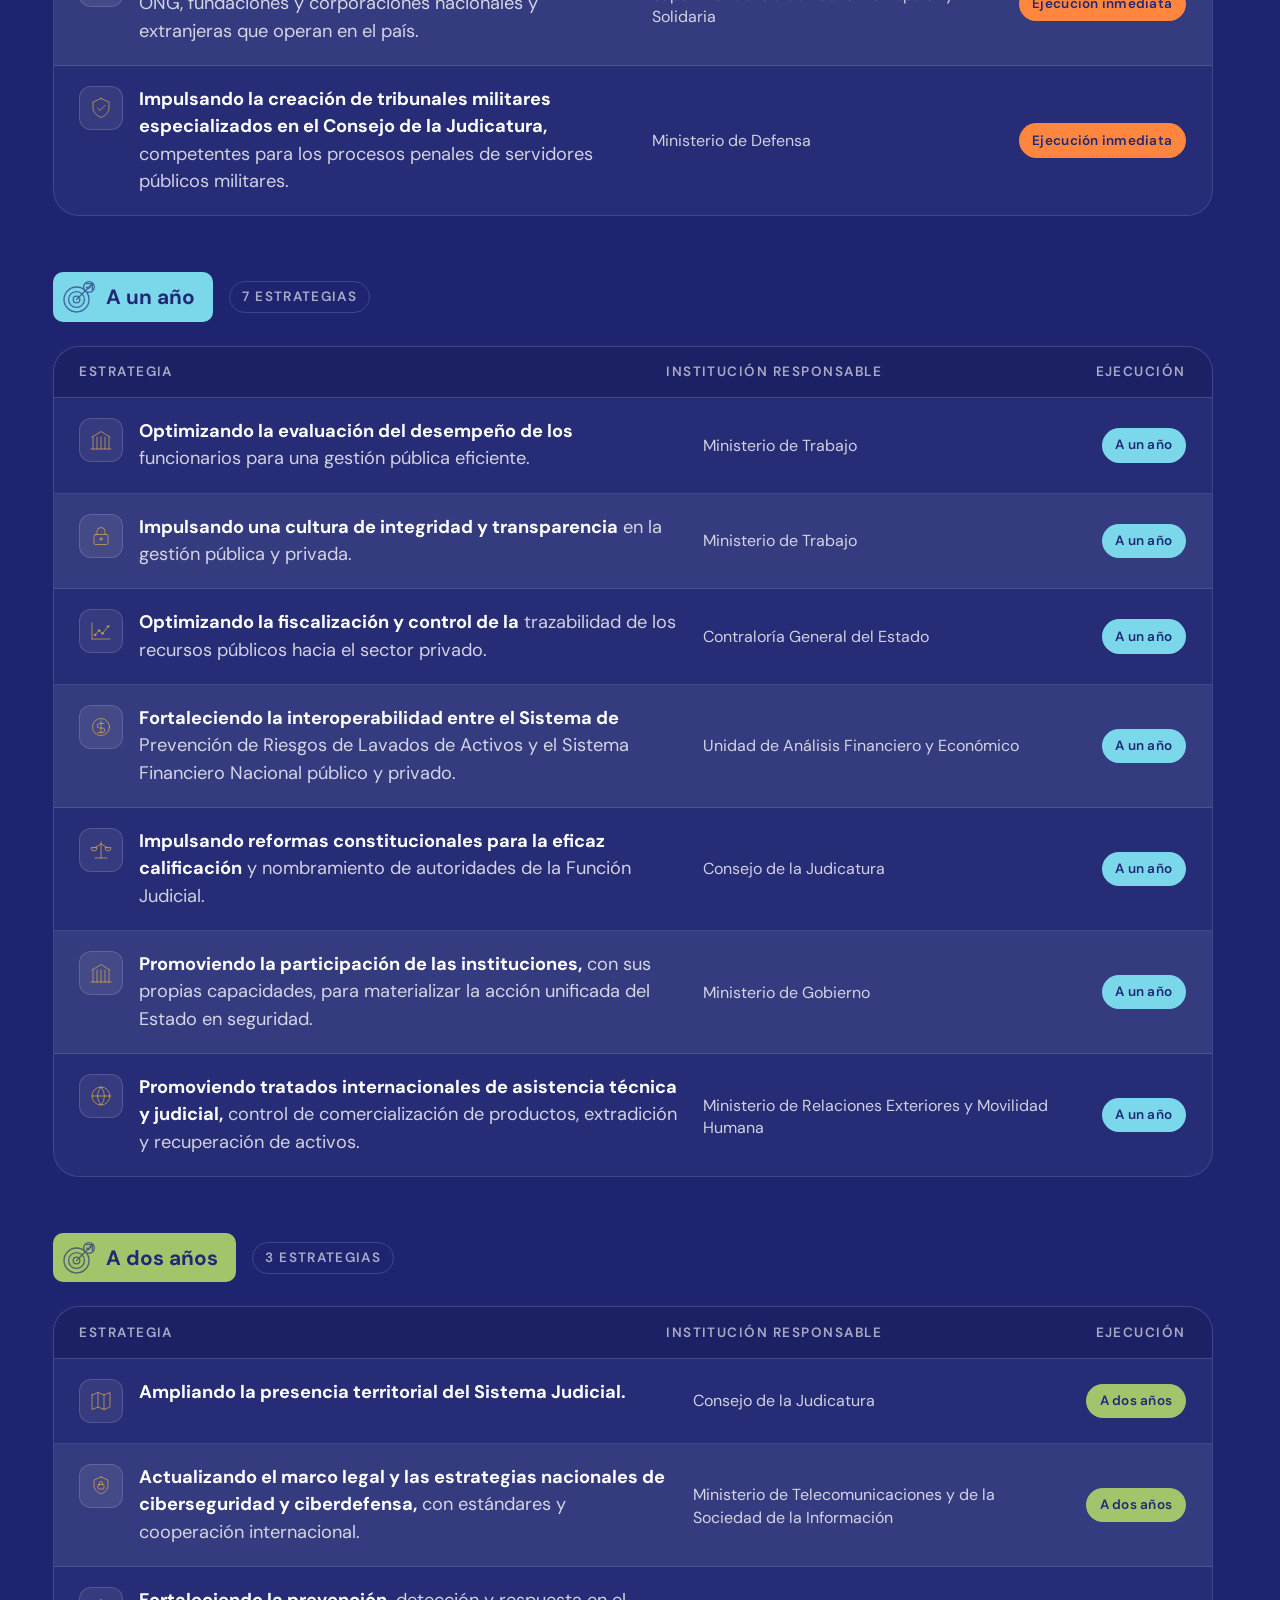
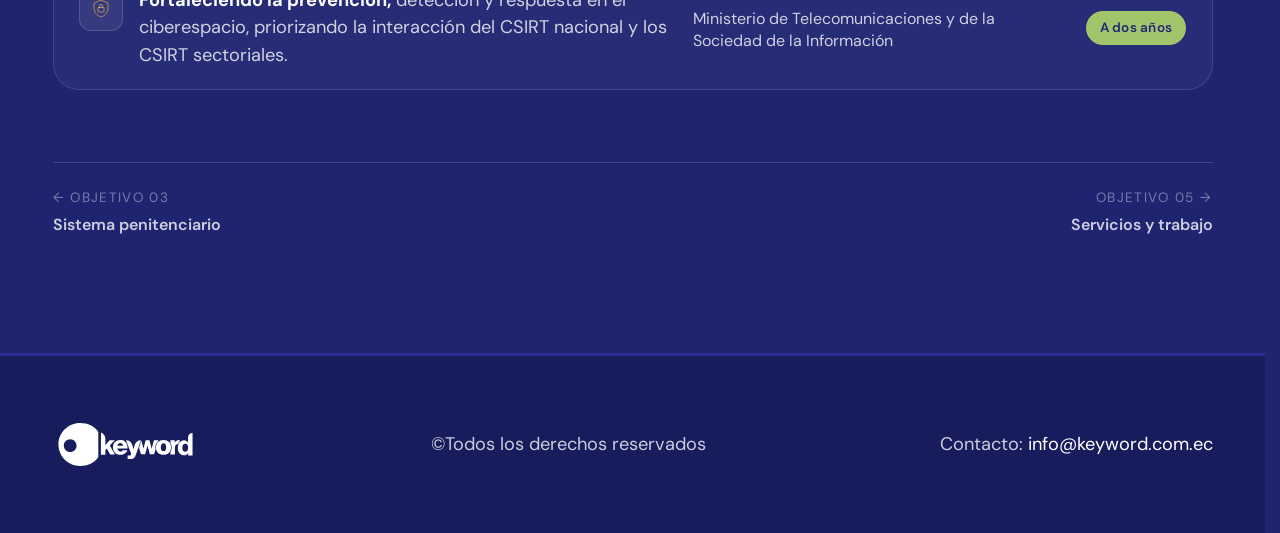
<file: pages/objetivo-4.html>
<!doctype html>
<html lang="es">
<head>
  <meta charset="utf-8" />
  <meta name="viewport" content="width=device-width, initial-scale=1" />
  <title>Objetivo 4 · Estabilidad democrática — PNSI 2025-2029</title>
  <meta name="description" content="Objetivo 4 del Plan Nacional de Seguridad Integral 2025-2029: Enfrentar las amenazas a la estabilidad democrática y consolidar la institucionalidad del Estado. Análisis de Keyword." />
  <link rel="preconnect" href="https://fonts.googleapis.com" />
  <link rel="preconnect" href="https://fonts.gstatic.com" crossorigin />
  <link rel="stylesheet" href="https://fonts.googleapis.com/css2?family=DM+Sans:opsz,wght@9..40,400;9..40,500;9..40,600;9..40,700&display=swap" />
  <link rel="stylesheet" href="../css/styles.css" />
</head>
<body class="obj-page--4">

<header class="site-header">
  <div class="wrap site-header__inner">
    <a href="../index.html" class="brand" aria-label="Keyword — inicio">
      <img src="../img/logo-keyword-white.svg" alt="Keyword" class="brand__logo" />
    </a>
    <nav class="nav-crumbs" aria-label="Ruta de navegación">
      <a href="../index.html">PNSI 2025-2029</a> · <span>Objetivo 4</span>
    </nav>
  </div>
</header>

<main>

<nav class="wrap obj-nav-top" aria-label="Objetivos del plan">
  <div class="obj-nav-top__grid">
      <a class="obj-nav-top__item obj-nav-top__item--1" href="objetivo-1.html">
        <small>01</small><span>Territorio</span>
      </a>
      <a class="obj-nav-top__item obj-nav-top__item--2" href="objetivo-2.html">
        <small>02</small><span>Amenazas</span>
      </a>
      <a class="obj-nav-top__item obj-nav-top__item--3" href="objetivo-3.html">
        <small>03</small><span>Penitenciario</span>
      </a>
      <a class="obj-nav-top__item obj-nav-top__item--4" href="objetivo-4.html" aria-current="page">
        <small>04</small><span>Institucionalidad</span>
      </a>
      <a class="obj-nav-top__item obj-nav-top__item--5" href="objetivo-5.html">
        <small>05</small><span>Servicios</span>
      </a>
      <a class="obj-nav-top__item obj-nav-top__item--6" href="objetivo-6.html">
        <small>06</small><span>Patrimonio</span>
      </a>
      <a class="obj-nav-top__item obj-nav-top__item--7" href="objetivo-7.html">
        <small>07</small><span>Financiamiento</span>
      </a>
  </div>
</nav>

<section class="obj-hero obj-hero--4" aria-labelledby="titulo-objetivo">
  <div class="wrap">
    <p class="obj-hero__kicker">Objetivo</p>
    <div class="obj-hero__row">
      <h1 class="obj-hero__name" id="titulo-objetivo">Institucionalidad</h1>
      <span class="obj-hero__num" aria-hidden="true">04</span>
    </div>

    <div class="obj-intro">
      <div class="obj-intro__card">
        <p class="obj-intro__label">Objetivo 4:</p>
        <p class="obj-intro__text"><b>Enfrentar las amenazas a la estabilidad democrática</b> <span>y consolidar la institucionalidad del Estado.</span></p>
      </div>
      <span class="obj-intro__badge" aria-hidden="true">
        <svg viewBox="0 0 48 48" fill="none" stroke="currentColor" stroke-width="1.5" stroke-linecap="round" stroke-linejoin="round"><circle cx="24" cy="24" r="19"/><circle cx="24" cy="24" r="11"/><circle cx="24" cy="24" r="3.5"/></svg>
      </span>
      <div class="obj-intro__photo">
        <img src="../img/obj-4-photo.jpg" alt="" loading="lazy" />
      </div>
    </div>

    <div class="roadmap">
      <header class="roadmap__head">
        <div>
          <p class="roadmap__eyebrow">Estrategias de seguridad</p>
          <h2 class="roadmap__title">Cómo se alcanza este objetivo</h2>
        </div>
        <p class="roadmap__count">17 estrategias, organizadas por plazo de ejecución</p>
      </header>

      <section class="phase phase--inmediata">
        <header class="phase__head">
          <span class="phase__flag"><svg class="phase__diana" viewBox="0 0 48 48" fill="none" stroke="currentColor" stroke-width="1.6" stroke-linecap="round" stroke-linejoin="round" aria-hidden="true"><circle cx="21" cy="27" r="15"/><circle cx="21" cy="27" r="9.5"/><circle cx="21" cy="27" r="4"/><path d="M21 27 40 8"/><path d="M33 8h7v7"/><circle cx="36" cy="12" r="6.5"/><path d="M33.2 12l2 2 3.6-3.8"/></svg>Ejecución inmediata</span>
          <span class="phase__n">7 estrategias</span>
        </header>
        <div class="stbl" role="table" aria-label="Estrategias de ejecución inmediata">
          <div class="stbl__head" role="row">
            <span class="stbl__hcell stbl__hcell--strat" role="columnheader">Estrategia</span>
            <span class="stbl__hcell stbl__hcell--inst"  role="columnheader">Institución responsable</span>
            <span class="stbl__hcell stbl__hcell--exec"  role="columnheader">Ejecución</span>
          </div>
          <div class="stbl__body">
            <div class="stbl__row">
              <div class="stbl__cell stbl__cell--strat" data-col="Estrategia">
                <div class="stbl__strat">
                  <span class="stbl__glyph" aria-hidden="true"><svg class="strat__glyph" width="96" height="96" viewBox="0 0 48 48" fill="none" stroke="currentColor" stroke-width="1.2" stroke-linecap="round" stroke-linejoin="round" aria-hidden="true"><rect x="8" y="8" width="32" height="32" rx="2"/><path d="M17 8v32M24 8v32M31 8v32"/></svg></span>
                  <p class="stbl__text"><b>Desarticulando las estructuras carcelarias que operan como centros de coordinación subversiva.</b></p>
                </div>
              </div>
              <div class="stbl__cell stbl__cell--inst" data-col="Institución responsable">
                <span class="stbl__inst"><svg class="strat__inst-icon" viewBox="0 0 32 32" fill="none" stroke="currentColor" stroke-width="1.4" stroke-linecap="round" stroke-linejoin="round" aria-hidden="true"><circle cx="16" cy="16" r="14" fill="currentColor" fill-opacity="0.14"/><circle cx="16" cy="16" r="14"/><path d="M9 22V14l7-5 7 5v8"/><path d="M7 22h18"/><path d="M13.5 22v-4.5h5V22"/></svg>Ministerio del Interior</span>
              </div>
              <div class="stbl__cell stbl__cell--exec" data-col="Ejecución">
                <span class="stbl__chip stbl__chip--inmediata">Ejecución inmediata</span>
              </div>
            </div>
            <div class="stbl__row">
              <div class="stbl__cell stbl__cell--strat" data-col="Estrategia">
                <div class="stbl__strat">
                  <span class="stbl__glyph" aria-hidden="true"><svg class="strat__glyph" width="96" height="96" viewBox="0 0 48 48" fill="none" stroke="currentColor" stroke-width="1.2" stroke-linecap="round" stroke-linejoin="round" aria-hidden="true"><circle cx="24" cy="24" r="17"/><circle cx="24" cy="24" r="9"/><circle cx="24" cy="24" r="2.5"/><path d="M24 7v10M24 31v10M7 24h10M31 24h10"/></svg></span>
                  <p class="stbl__text"><b>Fortaleciendo la inteligencia para prevenir y neutralizar</b> <span>la radicalización de protestas sociales y la subversión.</span></p>
                </div>
              </div>
              <div class="stbl__cell stbl__cell--inst" data-col="Institución responsable">
                <span class="stbl__inst"><svg class="strat__inst-icon" viewBox="0 0 32 32" fill="none" stroke="currentColor" stroke-width="1.4" stroke-linecap="round" stroke-linejoin="round" aria-hidden="true"><circle cx="16" cy="16" r="14" fill="currentColor" fill-opacity="0.14"/><circle cx="16" cy="16" r="14"/><path d="M9 22V14l7-5 7 5v8"/><path d="M7 22h18"/><path d="M13.5 22v-4.5h5V22"/></svg>Policía Nacional</span>
              </div>
              <div class="stbl__cell stbl__cell--exec" data-col="Ejecución">
                <span class="stbl__chip stbl__chip--inmediata">Ejecución inmediata</span>
              </div>
            </div>
            <div class="stbl__row">
              <div class="stbl__cell stbl__cell--strat" data-col="Estrategia">
                <div class="stbl__strat">
                  <span class="stbl__glyph" aria-hidden="true"><svg class="strat__glyph" width="96" height="96" viewBox="0 0 48 48" fill="none" stroke="currentColor" stroke-width="1.2" stroke-linecap="round" stroke-linejoin="round" aria-hidden="true"><path d="M24 8v32M12 40h24M24 12 10 20M24 12l14 8"/><path d="M4 20a6 6 0 0 0 12 0zM32 20a6 6 0 0 0 12 0z"/></svg></span>
                  <p class="stbl__text"><b>Reformando el marco legal para incentivar la articulación interinstitucional,</b> <span>la denuncia y la participación ciudadana contra la corrupción pública y privada.</span></p>
                </div>
              </div>
              <div class="stbl__cell stbl__cell--inst" data-col="Institución responsable">
                <span class="stbl__inst"><svg class="strat__inst-icon" viewBox="0 0 32 32" fill="none" stroke="currentColor" stroke-width="1.4" stroke-linecap="round" stroke-linejoin="round" aria-hidden="true"><circle cx="16" cy="16" r="14" fill="currentColor" fill-opacity="0.14"/><circle cx="16" cy="16" r="14"/><path d="M9 22V14l7-5 7 5v8"/><path d="M7 22h18"/><path d="M13.5 22v-4.5h5V22"/></svg>Secretaría General de Integridad Pública</span>
              </div>
              <div class="stbl__cell stbl__cell--exec" data-col="Ejecución">
                <span class="stbl__chip stbl__chip--inmediata">Ejecución inmediata</span>
              </div>
            </div>
            <div class="stbl__row">
              <div class="stbl__cell stbl__cell--strat" data-col="Estrategia">
                <div class="stbl__strat">
                  <span class="stbl__glyph" aria-hidden="true"><svg class="strat__glyph" width="96" height="96" viewBox="0 0 48 48" fill="none" stroke="currentColor" stroke-width="1.2" stroke-linecap="round" stroke-linejoin="round" aria-hidden="true"><circle cx="24" cy="24" r="17"/><path d="M24 12v24M30 17h-9a4.5 4.5 0 0 0 0 9h6a4.5 4.5 0 0 1 0 9h-9"/></svg></span>
                  <p class="stbl__text"><b>Priorizando la articulación de la UAFE con</b> <span>la Fiscalía General del Estado para investigar y judicializar delitos de lavado de activos.</span></p>
                </div>
              </div>
              <div class="stbl__cell stbl__cell--inst" data-col="Institución responsable">
                <span class="stbl__inst"><svg class="strat__inst-icon" viewBox="0 0 32 32" fill="none" stroke="currentColor" stroke-width="1.4" stroke-linecap="round" stroke-linejoin="round" aria-hidden="true"><circle cx="16" cy="16" r="14" fill="currentColor" fill-opacity="0.14"/><circle cx="16" cy="16" r="14"/><path d="M9 22V14l7-5 7 5v8"/><path d="M7 22h18"/><path d="M13.5 22v-4.5h5V22"/></svg>Unidad de Análisis Financiero y Económico</span>
              </div>
              <div class="stbl__cell stbl__cell--exec" data-col="Ejecución">
                <span class="stbl__chip stbl__chip--inmediata">Ejecución inmediata</span>
              </div>
            </div>
            <div class="stbl__row">
              <div class="stbl__cell stbl__cell--strat" data-col="Estrategia">
                <div class="stbl__strat">
                  <span class="stbl__glyph" aria-hidden="true"><svg class="strat__glyph" width="96" height="96" viewBox="0 0 48 48" fill="none" stroke="currentColor" stroke-width="1.2" stroke-linecap="round" stroke-linejoin="round" aria-hidden="true"><path d="M6 40h36M6 40V8"/><path d="M12 32l8-9 7 6 11-14"/><circle cx="12" cy="32" r="1.8"/><circle cx="20" cy="23" r="1.8"/><circle cx="27" cy="29" r="1.8"/><circle cx="38" cy="15" r="1.8"/></svg></span>
                  <p class="stbl__text"><b>Impulsando la trazabilidad financiera para identificar e</b> <span>intervenir oportunamente potenciales economías criminales.</span></p>
                </div>
              </div>
              <div class="stbl__cell stbl__cell--inst" data-col="Institución responsable">
                <span class="stbl__inst"><svg class="strat__inst-icon" viewBox="0 0 32 32" fill="none" stroke="currentColor" stroke-width="1.4" stroke-linecap="round" stroke-linejoin="round" aria-hidden="true"><circle cx="16" cy="16" r="14" fill="currentColor" fill-opacity="0.14"/><circle cx="16" cy="16" r="14"/><path d="M9 22V14l7-5 7 5v8"/><path d="M7 22h18"/><path d="M13.5 22v-4.5h5V22"/></svg>Unidad de Análisis Financiero y Económico</span>
              </div>
              <div class="stbl__cell stbl__cell--exec" data-col="Ejecución">
                <span class="stbl__chip stbl__chip--inmediata">Ejecución inmediata</span>
              </div>
            </div>
            <div class="stbl__row">
              <div class="stbl__cell stbl__cell--strat" data-col="Estrategia">
                <div class="stbl__strat">
                  <span class="stbl__glyph" aria-hidden="true"><svg class="strat__glyph" width="96" height="96" viewBox="0 0 48 48" fill="none" stroke="currentColor" stroke-width="1.2" stroke-linecap="round" stroke-linejoin="round" aria-hidden="true"><circle cx="24" cy="24" r="17"/><circle cx="24" cy="24" r="9"/><circle cx="24" cy="24" r="2.5"/><path d="M24 7v10M24 31v10M7 24h10M31 24h10"/></svg></span>
                  <p class="stbl__text"><b>Incrementando la vigilancia,</b> <span>auditoría y supervisión de ONG, fundaciones y corporaciones nacionales y extranjeras que operan en el país.</span></p>
                </div>
              </div>
              <div class="stbl__cell stbl__cell--inst" data-col="Institución responsable">
                <span class="stbl__inst"><svg class="strat__inst-icon" viewBox="0 0 32 32" fill="none" stroke="currentColor" stroke-width="1.4" stroke-linecap="round" stroke-linejoin="round" aria-hidden="true"><circle cx="16" cy="16" r="14" fill="currentColor" fill-opacity="0.14"/><circle cx="16" cy="16" r="14"/><path d="M9 22V14l7-5 7 5v8"/><path d="M7 22h18"/><path d="M13.5 22v-4.5h5V22"/></svg>Superintendencia de Economía Popular y Solidaria</span>
              </div>
              <div class="stbl__cell stbl__cell--exec" data-col="Ejecución">
                <span class="stbl__chip stbl__chip--inmediata">Ejecución inmediata</span>
              </div>
            </div>
            <div class="stbl__row">
              <div class="stbl__cell stbl__cell--strat" data-col="Estrategia">
                <div class="stbl__strat">
                  <span class="stbl__glyph" aria-hidden="true"><svg class="strat__glyph" width="96" height="96" viewBox="0 0 48 48" fill="none" stroke="currentColor" stroke-width="1.2" stroke-linecap="round" stroke-linejoin="round" aria-hidden="true"><path d="M24 5 8 12v11c0 10 7 16 16 20 9-4 16-10 16-20V12L24 5z"/><path d="M17 24l5 5 10-10"/></svg></span>
                  <p class="stbl__text"><b>Impulsando la creación de tribunales militares especializados en el Consejo de la Judicatura,</b> <span>competentes para los procesos penales de servidores públicos militares.</span></p>
                </div>
              </div>
              <div class="stbl__cell stbl__cell--inst" data-col="Institución responsable">
                <span class="stbl__inst"><svg class="strat__inst-icon" viewBox="0 0 32 32" fill="none" stroke="currentColor" stroke-width="1.4" stroke-linecap="round" stroke-linejoin="round" aria-hidden="true"><circle cx="16" cy="16" r="14" fill="currentColor" fill-opacity="0.14"/><circle cx="16" cy="16" r="14"/><path d="M9 22V14l7-5 7 5v8"/><path d="M7 22h18"/><path d="M13.5 22v-4.5h5V22"/></svg>Ministerio de Defensa</span>
              </div>
              <div class="stbl__cell stbl__cell--exec" data-col="Ejecución">
                <span class="stbl__chip stbl__chip--inmediata">Ejecución inmediata</span>
              </div>
            </div>
          </div>
        </div>
      </section>

      <section class="phase phase--1">
        <header class="phase__head">
          <span class="phase__flag"><svg class="phase__diana" viewBox="0 0 48 48" fill="none" stroke="currentColor" stroke-width="1.6" stroke-linecap="round" stroke-linejoin="round" aria-hidden="true"><circle cx="21" cy="27" r="15"/><circle cx="21" cy="27" r="9.5"/><circle cx="21" cy="27" r="4"/><path d="M21 27 40 8"/><path d="M33 8h7v7"/><circle cx="36" cy="12" r="6.5"/><path d="M33.2 12l2 2 3.6-3.8"/></svg>A un año</span>
          <span class="phase__n">7 estrategias</span>
        </header>
        <div class="stbl" role="table" aria-label="Estrategias de a un año">
          <div class="stbl__head" role="row">
            <span class="stbl__hcell stbl__hcell--strat" role="columnheader">Estrategia</span>
            <span class="stbl__hcell stbl__hcell--inst"  role="columnheader">Institución responsable</span>
            <span class="stbl__hcell stbl__hcell--exec"  role="columnheader">Ejecución</span>
          </div>
          <div class="stbl__body">
            <div class="stbl__row">
              <div class="stbl__cell stbl__cell--strat" data-col="Estrategia">
                <div class="stbl__strat">
                  <span class="stbl__glyph" aria-hidden="true"><svg class="strat__glyph" width="96" height="96" viewBox="0 0 48 48" fill="none" stroke="currentColor" stroke-width="1.2" stroke-linecap="round" stroke-linejoin="round" aria-hidden="true"><path d="M6 18 24 7l18 11"/><path d="M4 42h40M8 42V18M16 42V18M24 42V18M32 42V18M40 42V18"/></svg></span>
                  <p class="stbl__text"><b>Optimizando la evaluación del desempeño de los</b> <span>funcionarios para una gestión pública eficiente.</span></p>
                </div>
              </div>
              <div class="stbl__cell stbl__cell--inst" data-col="Institución responsable">
                <span class="stbl__inst"><svg class="strat__inst-icon" viewBox="0 0 32 32" fill="none" stroke="currentColor" stroke-width="1.4" stroke-linecap="round" stroke-linejoin="round" aria-hidden="true"><circle cx="16" cy="16" r="14" fill="currentColor" fill-opacity="0.14"/><circle cx="16" cy="16" r="14"/><path d="M9 22V14l7-5 7 5v8"/><path d="M7 22h18"/><path d="M13.5 22v-4.5h5V22"/></svg>Ministerio de Trabajo</span>
              </div>
              <div class="stbl__cell stbl__cell--exec" data-col="Ejecución">
                <span class="stbl__chip stbl__chip--1">A un año</span>
              </div>
            </div>
            <div class="stbl__row">
              <div class="stbl__cell stbl__cell--strat" data-col="Estrategia">
                <div class="stbl__strat">
                  <span class="stbl__glyph" aria-hidden="true"><svg class="strat__glyph" width="96" height="96" viewBox="0 0 48 48" fill="none" stroke="currentColor" stroke-width="1.2" stroke-linecap="round" stroke-linejoin="round" aria-hidden="true"><rect x="10" y="21" width="28" height="20" rx="3"/><path d="M16 21v-6a8 8 0 0 1 16 0v6"/><circle cx="24" cy="30" r="2.5"/></svg></span>
                  <p class="stbl__text"><b>Impulsando una cultura de integridad y transparencia</b> <span>en la gestión pública y privada.</span></p>
                </div>
              </div>
              <div class="stbl__cell stbl__cell--inst" data-col="Institución responsable">
                <span class="stbl__inst"><svg class="strat__inst-icon" viewBox="0 0 32 32" fill="none" stroke="currentColor" stroke-width="1.4" stroke-linecap="round" stroke-linejoin="round" aria-hidden="true"><circle cx="16" cy="16" r="14" fill="currentColor" fill-opacity="0.14"/><circle cx="16" cy="16" r="14"/><path d="M9 22V14l7-5 7 5v8"/><path d="M7 22h18"/><path d="M13.5 22v-4.5h5V22"/></svg>Ministerio de Trabajo</span>
              </div>
              <div class="stbl__cell stbl__cell--exec" data-col="Ejecución">
                <span class="stbl__chip stbl__chip--1">A un año</span>
              </div>
            </div>
            <div class="stbl__row">
              <div class="stbl__cell stbl__cell--strat" data-col="Estrategia">
                <div class="stbl__strat">
                  <span class="stbl__glyph" aria-hidden="true"><svg class="strat__glyph" width="96" height="96" viewBox="0 0 48 48" fill="none" stroke="currentColor" stroke-width="1.2" stroke-linecap="round" stroke-linejoin="round" aria-hidden="true"><path d="M6 40h36M6 40V8"/><path d="M12 32l8-9 7 6 11-14"/><circle cx="12" cy="32" r="1.8"/><circle cx="20" cy="23" r="1.8"/><circle cx="27" cy="29" r="1.8"/><circle cx="38" cy="15" r="1.8"/></svg></span>
                  <p class="stbl__text"><b>Optimizando la fiscalización y control de la</b> <span>trazabilidad de los recursos públicos hacia el sector privado.</span></p>
                </div>
              </div>
              <div class="stbl__cell stbl__cell--inst" data-col="Institución responsable">
                <span class="stbl__inst"><svg class="strat__inst-icon" viewBox="0 0 32 32" fill="none" stroke="currentColor" stroke-width="1.4" stroke-linecap="round" stroke-linejoin="round" aria-hidden="true"><circle cx="16" cy="16" r="14" fill="currentColor" fill-opacity="0.14"/><circle cx="16" cy="16" r="14"/><path d="M9 22V14l7-5 7 5v8"/><path d="M7 22h18"/><path d="M13.5 22v-4.5h5V22"/></svg>Contraloría General del Estado</span>
              </div>
              <div class="stbl__cell stbl__cell--exec" data-col="Ejecución">
                <span class="stbl__chip stbl__chip--1">A un año</span>
              </div>
            </div>
            <div class="stbl__row">
              <div class="stbl__cell stbl__cell--strat" data-col="Estrategia">
                <div class="stbl__strat">
                  <span class="stbl__glyph" aria-hidden="true"><svg class="strat__glyph" width="96" height="96" viewBox="0 0 48 48" fill="none" stroke="currentColor" stroke-width="1.2" stroke-linecap="round" stroke-linejoin="round" aria-hidden="true"><circle cx="24" cy="24" r="17"/><path d="M24 12v24M30 17h-9a4.5 4.5 0 0 0 0 9h6a4.5 4.5 0 0 1 0 9h-9"/></svg></span>
                  <p class="stbl__text"><b>Fortaleciendo la interoperabilidad entre el Sistema de</b> <span>Prevención de Riesgos de Lavados de Activos y el Sistema Financiero Nacional público y privado.</span></p>
                </div>
              </div>
              <div class="stbl__cell stbl__cell--inst" data-col="Institución responsable">
                <span class="stbl__inst"><svg class="strat__inst-icon" viewBox="0 0 32 32" fill="none" stroke="currentColor" stroke-width="1.4" stroke-linecap="round" stroke-linejoin="round" aria-hidden="true"><circle cx="16" cy="16" r="14" fill="currentColor" fill-opacity="0.14"/><circle cx="16" cy="16" r="14"/><path d="M9 22V14l7-5 7 5v8"/><path d="M7 22h18"/><path d="M13.5 22v-4.5h5V22"/></svg>Unidad de Análisis Financiero y Económico</span>
              </div>
              <div class="stbl__cell stbl__cell--exec" data-col="Ejecución">
                <span class="stbl__chip stbl__chip--1">A un año</span>
              </div>
            </div>
            <div class="stbl__row">
              <div class="stbl__cell stbl__cell--strat" data-col="Estrategia">
                <div class="stbl__strat">
                  <span class="stbl__glyph" aria-hidden="true"><svg class="strat__glyph" width="96" height="96" viewBox="0 0 48 48" fill="none" stroke="currentColor" stroke-width="1.2" stroke-linecap="round" stroke-linejoin="round" aria-hidden="true"><path d="M24 8v32M12 40h24M24 12 10 20M24 12l14 8"/><path d="M4 20a6 6 0 0 0 12 0zM32 20a6 6 0 0 0 12 0z"/></svg></span>
                  <p class="stbl__text"><b>Impulsando reformas constitucionales para la eficaz calificación</b> <span>y nombramiento de autoridades de la Función Judicial.</span></p>
                </div>
              </div>
              <div class="stbl__cell stbl__cell--inst" data-col="Institución responsable">
                <span class="stbl__inst"><svg class="strat__inst-icon" viewBox="0 0 32 32" fill="none" stroke="currentColor" stroke-width="1.4" stroke-linecap="round" stroke-linejoin="round" aria-hidden="true"><circle cx="16" cy="16" r="14" fill="currentColor" fill-opacity="0.14"/><circle cx="16" cy="16" r="14"/><path d="M9 22V14l7-5 7 5v8"/><path d="M7 22h18"/><path d="M13.5 22v-4.5h5V22"/></svg>Consejo de la Judicatura</span>
              </div>
              <div class="stbl__cell stbl__cell--exec" data-col="Ejecución">
                <span class="stbl__chip stbl__chip--1">A un año</span>
              </div>
            </div>
            <div class="stbl__row">
              <div class="stbl__cell stbl__cell--strat" data-col="Estrategia">
                <div class="stbl__strat">
                  <span class="stbl__glyph" aria-hidden="true"><svg class="strat__glyph" width="96" height="96" viewBox="0 0 48 48" fill="none" stroke="currentColor" stroke-width="1.2" stroke-linecap="round" stroke-linejoin="round" aria-hidden="true"><path d="M6 18 24 7l18 11"/><path d="M4 42h40M8 42V18M16 42V18M24 42V18M32 42V18M40 42V18"/></svg></span>
                  <p class="stbl__text"><b>Promoviendo la participación de las instituciones,</b> <span>con sus propias capacidades, para materializar la acción unificada del Estado en seguridad.</span></p>
                </div>
              </div>
              <div class="stbl__cell stbl__cell--inst" data-col="Institución responsable">
                <span class="stbl__inst"><svg class="strat__inst-icon" viewBox="0 0 32 32" fill="none" stroke="currentColor" stroke-width="1.4" stroke-linecap="round" stroke-linejoin="round" aria-hidden="true"><circle cx="16" cy="16" r="14" fill="currentColor" fill-opacity="0.14"/><circle cx="16" cy="16" r="14"/><path d="M9 22V14l7-5 7 5v8"/><path d="M7 22h18"/><path d="M13.5 22v-4.5h5V22"/></svg>Ministerio de Gobierno</span>
              </div>
              <div class="stbl__cell stbl__cell--exec" data-col="Ejecución">
                <span class="stbl__chip stbl__chip--1">A un año</span>
              </div>
            </div>
            <div class="stbl__row">
              <div class="stbl__cell stbl__cell--strat" data-col="Estrategia">
                <div class="stbl__strat">
                  <span class="stbl__glyph" aria-hidden="true"><svg class="strat__glyph" width="96" height="96" viewBox="0 0 48 48" fill="none" stroke="currentColor" stroke-width="1.2" stroke-linecap="round" stroke-linejoin="round" aria-hidden="true"><circle cx="24" cy="24" r="18"/><path d="M6 24h36M24 6a26 26 0 0 1 0 36M24 6a26 26 0 0 0 0 36"/></svg></span>
                  <p class="stbl__text"><b>Promoviendo tratados internacionales de asistencia técnica y judicial,</b> <span>control de comercialización de productos, extradición y recuperación de activos.</span></p>
                </div>
              </div>
              <div class="stbl__cell stbl__cell--inst" data-col="Institución responsable">
                <span class="stbl__inst"><svg class="strat__inst-icon" viewBox="0 0 32 32" fill="none" stroke="currentColor" stroke-width="1.4" stroke-linecap="round" stroke-linejoin="round" aria-hidden="true"><circle cx="16" cy="16" r="14" fill="currentColor" fill-opacity="0.14"/><circle cx="16" cy="16" r="14"/><path d="M9 22V14l7-5 7 5v8"/><path d="M7 22h18"/><path d="M13.5 22v-4.5h5V22"/></svg>Ministerio de Relaciones Exteriores y Movilidad Humana</span>
              </div>
              <div class="stbl__cell stbl__cell--exec" data-col="Ejecución">
                <span class="stbl__chip stbl__chip--1">A un año</span>
              </div>
            </div>
          </div>
        </div>
      </section>

      <section class="phase phase--2">
        <header class="phase__head">
          <span class="phase__flag"><svg class="phase__diana" viewBox="0 0 48 48" fill="none" stroke="currentColor" stroke-width="1.6" stroke-linecap="round" stroke-linejoin="round" aria-hidden="true"><circle cx="21" cy="27" r="15"/><circle cx="21" cy="27" r="9.5"/><circle cx="21" cy="27" r="4"/><path d="M21 27 40 8"/><path d="M33 8h7v7"/><circle cx="36" cy="12" r="6.5"/><path d="M33.2 12l2 2 3.6-3.8"/></svg>A dos años</span>
          <span class="phase__n">3 estrategias</span>
        </header>
        <div class="stbl" role="table" aria-label="Estrategias de a dos años">
          <div class="stbl__head" role="row">
            <span class="stbl__hcell stbl__hcell--strat" role="columnheader">Estrategia</span>
            <span class="stbl__hcell stbl__hcell--inst"  role="columnheader">Institución responsable</span>
            <span class="stbl__hcell stbl__hcell--exec"  role="columnheader">Ejecución</span>
          </div>
          <div class="stbl__body">
            <div class="stbl__row">
              <div class="stbl__cell stbl__cell--strat" data-col="Estrategia">
                <div class="stbl__strat">
                  <span class="stbl__glyph" aria-hidden="true"><svg class="strat__glyph" width="96" height="96" viewBox="0 0 48 48" fill="none" stroke="currentColor" stroke-width="1.2" stroke-linecap="round" stroke-linejoin="round" aria-hidden="true"><path d="M6 12l12-5 12 5 12-5v29l-12 5-12-5-12 5V12z"/><path d="M18 7v29M30 12v29"/></svg></span>
                  <p class="stbl__text"><b>Ampliando la presencia territorial del Sistema Judicial.</b></p>
                </div>
              </div>
              <div class="stbl__cell stbl__cell--inst" data-col="Institución responsable">
                <span class="stbl__inst"><svg class="strat__inst-icon" viewBox="0 0 32 32" fill="none" stroke="currentColor" stroke-width="1.4" stroke-linecap="round" stroke-linejoin="round" aria-hidden="true"><circle cx="16" cy="16" r="14" fill="currentColor" fill-opacity="0.14"/><circle cx="16" cy="16" r="14"/><path d="M9 22V14l7-5 7 5v8"/><path d="M7 22h18"/><path d="M13.5 22v-4.5h5V22"/></svg>Consejo de la Judicatura</span>
              </div>
              <div class="stbl__cell stbl__cell--exec" data-col="Ejecución">
                <span class="stbl__chip stbl__chip--2">A dos años</span>
              </div>
            </div>
            <div class="stbl__row">
              <div class="stbl__cell stbl__cell--strat" data-col="Estrategia">
                <div class="stbl__strat">
                  <span class="stbl__glyph" aria-hidden="true"><svg class="strat__glyph" width="96" height="96" viewBox="0 0 48 48" fill="none" stroke="currentColor" stroke-width="1.2" stroke-linecap="round" stroke-linejoin="round" aria-hidden="true"><path d="M24 6 10 12v10c0 9 6 15 14 18 8-3 14-9 14-18V12L24 6z"/><rect x="18" y="21" width="12" height="9" rx="1.5"/><path d="M21 21v-3a3 3 0 0 1 6 0v3"/></svg></span>
                  <p class="stbl__text"><b>Actualizando el marco legal y las estrategias nacionales de ciberseguridad y ciberdefensa,</b> <span>con estándares y cooperación internacional.</span></p>
                </div>
              </div>
              <div class="stbl__cell stbl__cell--inst" data-col="Institución responsable">
                <span class="stbl__inst"><svg class="strat__inst-icon" viewBox="0 0 32 32" fill="none" stroke="currentColor" stroke-width="1.4" stroke-linecap="round" stroke-linejoin="round" aria-hidden="true"><circle cx="16" cy="16" r="14" fill="currentColor" fill-opacity="0.14"/><circle cx="16" cy="16" r="14"/><path d="M9 22V14l7-5 7 5v8"/><path d="M7 22h18"/><path d="M13.5 22v-4.5h5V22"/></svg>Ministerio de Telecomunicaciones y de la Sociedad de la Información</span>
              </div>
              <div class="stbl__cell stbl__cell--exec" data-col="Ejecución">
                <span class="stbl__chip stbl__chip--2">A dos años</span>
              </div>
            </div>
            <div class="stbl__row">
              <div class="stbl__cell stbl__cell--strat" data-col="Estrategia">
                <div class="stbl__strat">
                  <span class="stbl__glyph" aria-hidden="true"><svg class="strat__glyph" width="96" height="96" viewBox="0 0 48 48" fill="none" stroke="currentColor" stroke-width="1.2" stroke-linecap="round" stroke-linejoin="round" aria-hidden="true"><path d="M24 6 10 12v10c0 9 6 15 14 18 8-3 14-9 14-18V12L24 6z"/><rect x="18" y="21" width="12" height="9" rx="1.5"/><path d="M21 21v-3a3 3 0 0 1 6 0v3"/></svg></span>
                  <p class="stbl__text"><b>Fortaleciendo la prevención,</b> <span>detección y respuesta en el ciberespacio, priorizando la interacción del CSIRT nacional y los CSIRT sectoriales.</span></p>
                </div>
              </div>
              <div class="stbl__cell stbl__cell--inst" data-col="Institución responsable">
                <span class="stbl__inst"><svg class="strat__inst-icon" viewBox="0 0 32 32" fill="none" stroke="currentColor" stroke-width="1.4" stroke-linecap="round" stroke-linejoin="round" aria-hidden="true"><circle cx="16" cy="16" r="14" fill="currentColor" fill-opacity="0.14"/><circle cx="16" cy="16" r="14"/><path d="M9 22V14l7-5 7 5v8"/><path d="M7 22h18"/><path d="M13.5 22v-4.5h5V22"/></svg>Ministerio de Telecomunicaciones y de la Sociedad de la Información</span>
              </div>
              <div class="stbl__cell stbl__cell--exec" data-col="Ejecución">
                <span class="stbl__chip stbl__chip--2">A dos años</span>
              </div>
            </div>
          </div>
        </div>
      </section>
    </div>

    <nav class="obj-pager" aria-label="Navegación entre objetivos">
      <a class="obj-pager__link obj-pager__link--prev" href="objetivo-3.html">
        <small>← Objetivo 03</small>
        <strong>Sistema penitenciario</strong>
      </a>
      <a class="obj-pager__link obj-pager__link--next" href="objetivo-5.html">
        <small>Objetivo 05 →</small>
        <strong>Servicios y trabajo</strong>
      </a>
    </nav>
  </div>
</section>

</main>

<footer class="site-footer">
  <div class="wrap site-footer__inner">
    <img src="../img/logo-keyword-white.svg" alt="Keyword" class="site-footer__logo" />
    <p class="site-footer__copy">©Todos los derechos reservados</p>
    <p class="site-footer__contact">Contacto: <a href="mailto:info@keyword.com.ec">info@keyword.com.ec</a></p>
  </div>
</footer>

</body>
</html>
</file>
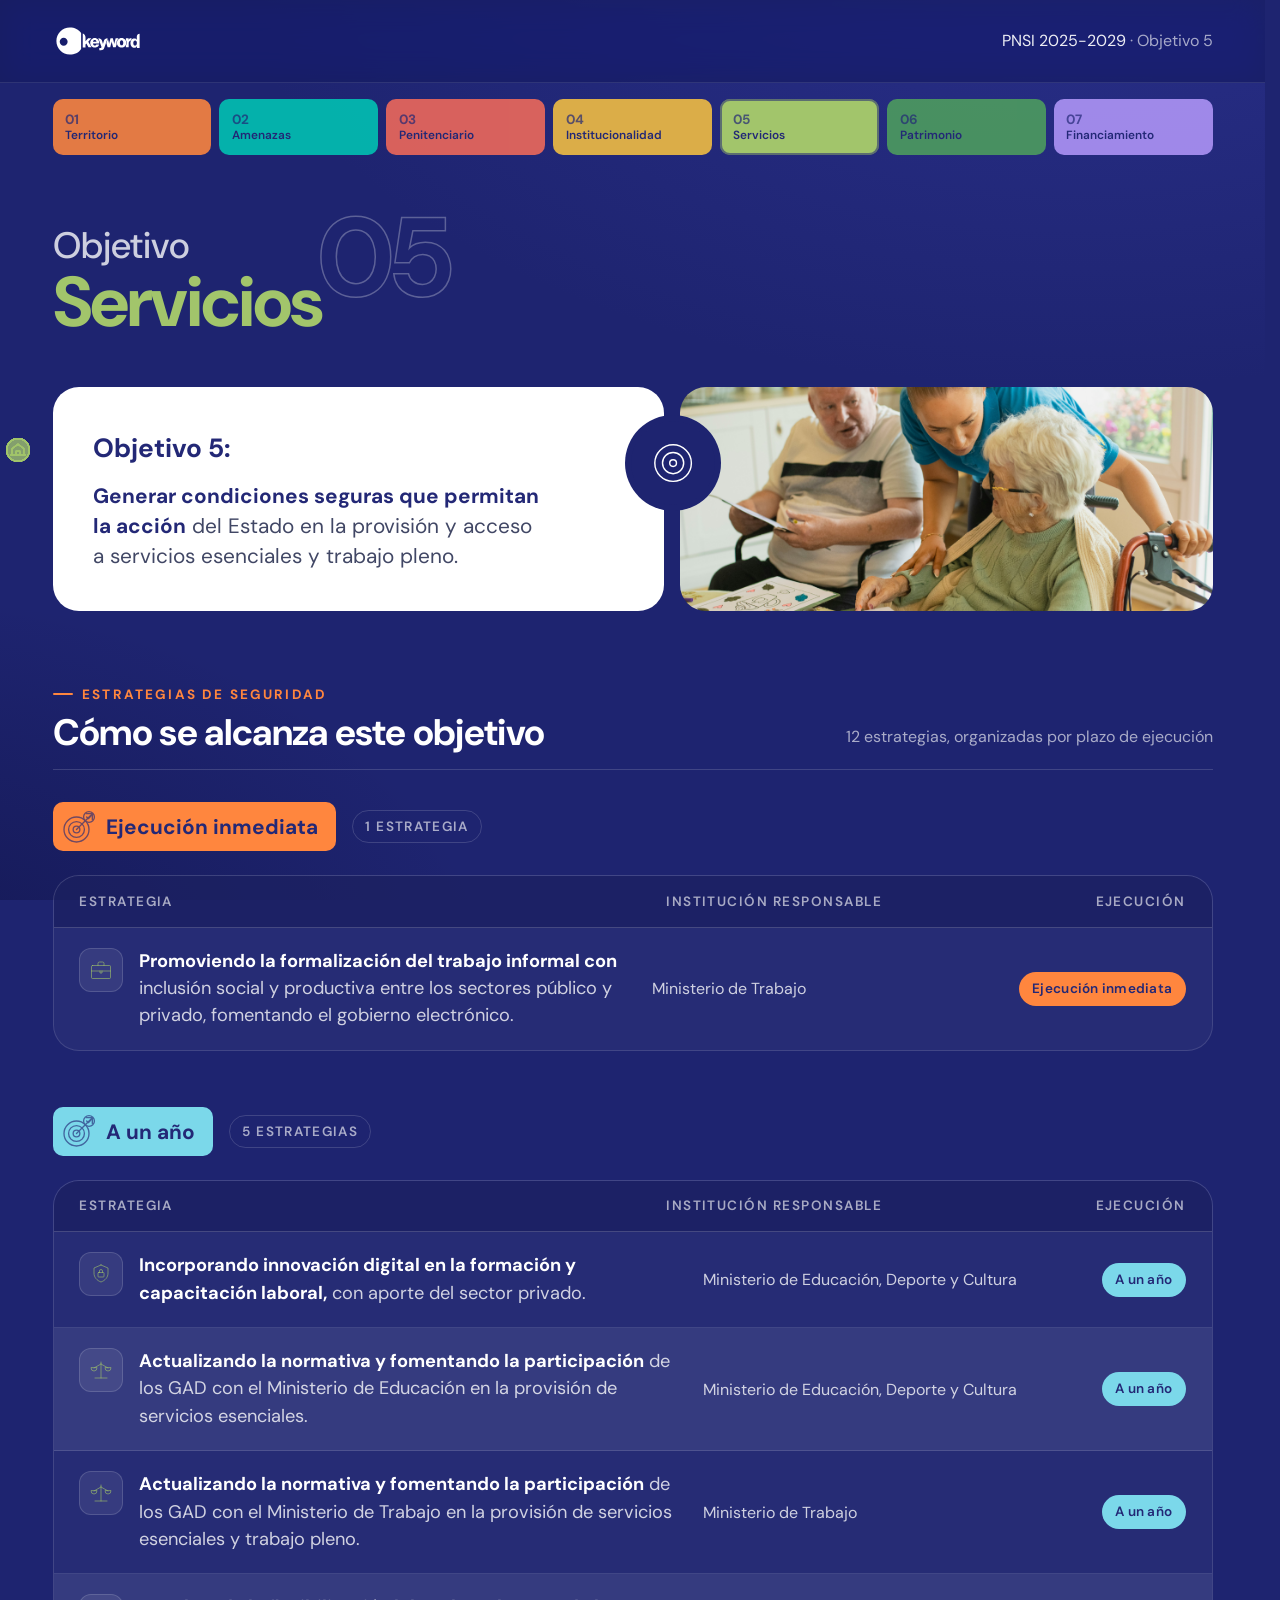
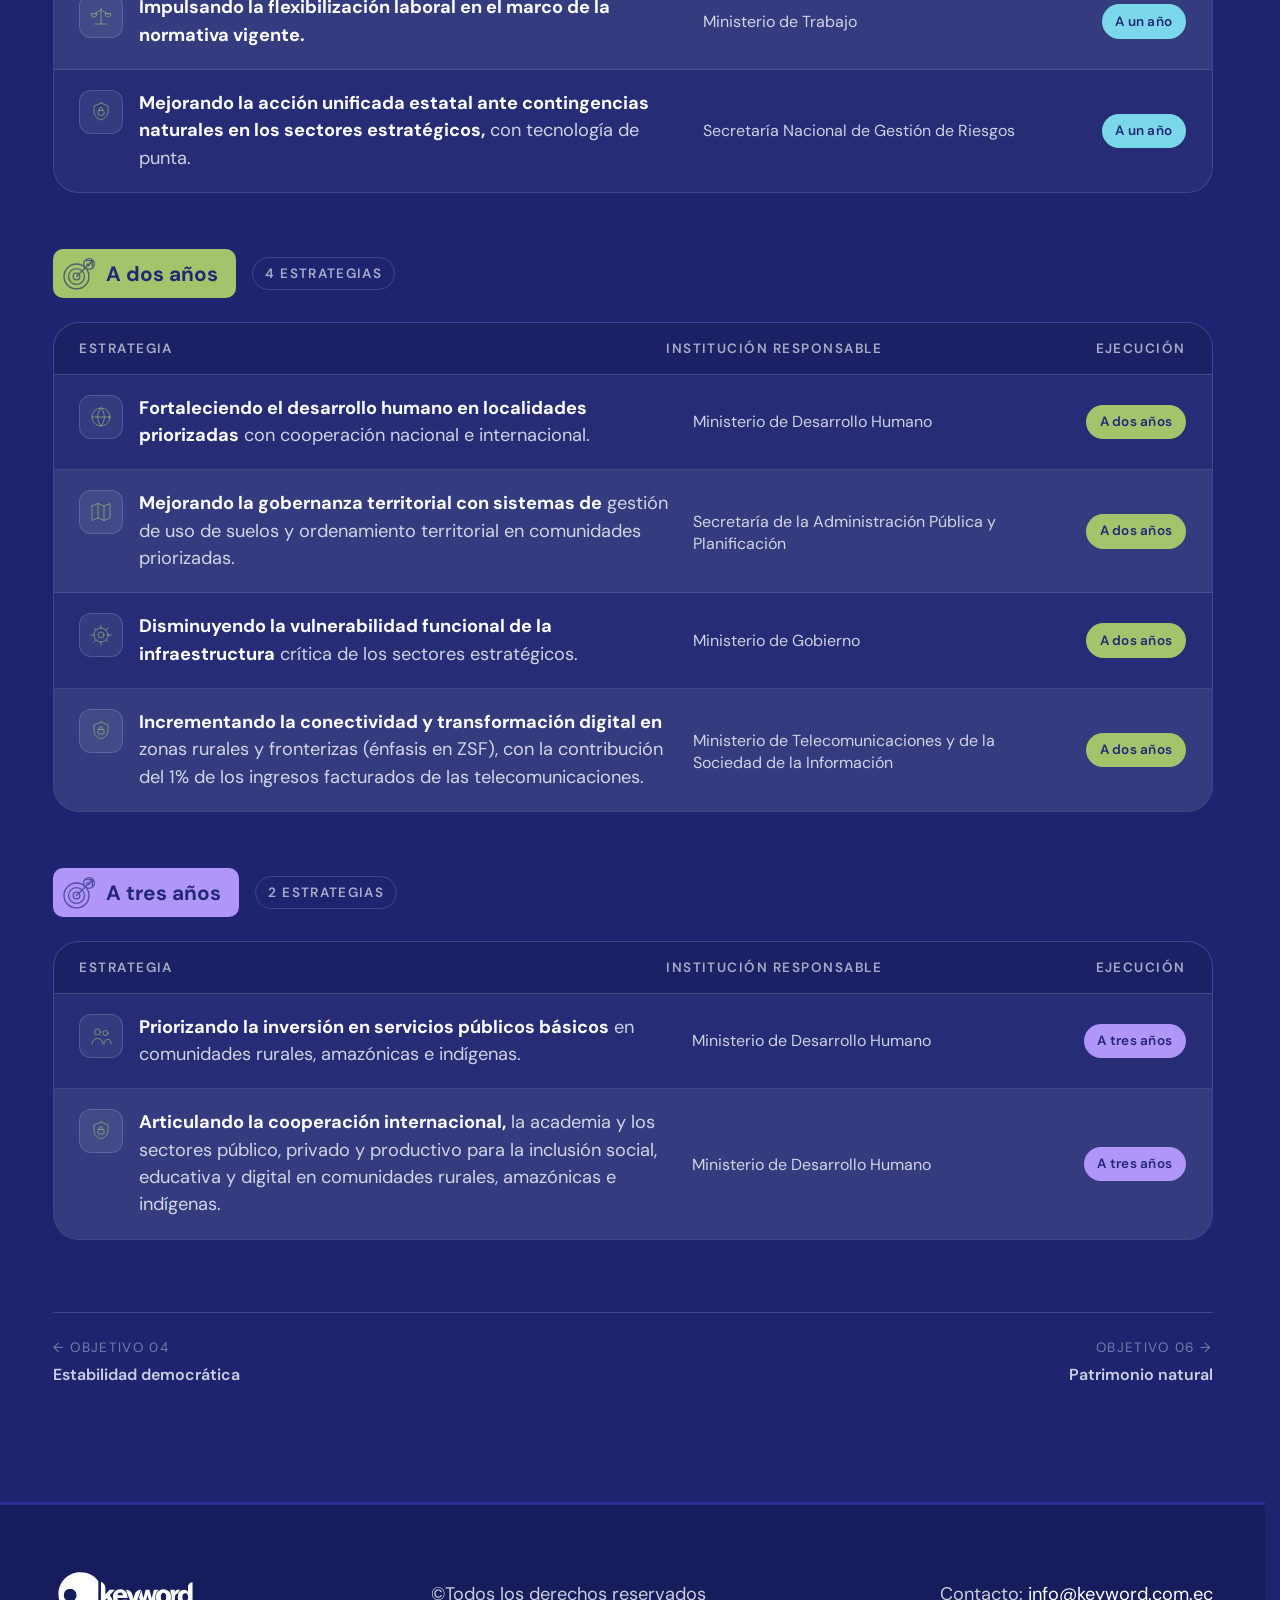
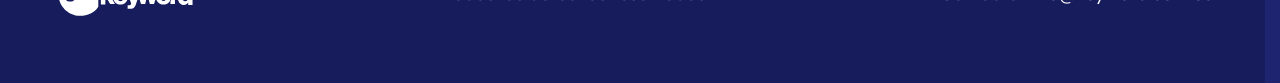
<file: pages/objetivo-5.html>
<!doctype html>
<html lang="es">
<head>
  <meta charset="utf-8" />
  <meta name="viewport" content="width=device-width, initial-scale=1" />
  <title>Objetivo 5 · Servicios y trabajo — PNSI 2025-2029</title>
  <meta name="description" content="Objetivo 5 del Plan Nacional de Seguridad Integral 2025-2029: Generar condiciones seguras que permitan la acción del Estado en la provisión y acceso a servicios esenciales y trabajo pleno. Análisis de Keyword." />
  <link rel="preconnect" href="https://fonts.googleapis.com" />
  <link rel="preconnect" href="https://fonts.gstatic.com" crossorigin />
  <link rel="stylesheet" href="https://fonts.googleapis.com/css2?family=DM+Sans:opsz,wght@9..40,400;9..40,500;9..40,600;9..40,700&display=swap" />
  <link rel="stylesheet" href="../css/styles.css" />
</head>
<body class="obj-page--5">

<header class="site-header">
  <div class="wrap site-header__inner">
    <a href="../index.html" class="brand" aria-label="Keyword — inicio">
      <img src="../img/logo-keyword-white.svg" alt="Keyword" class="brand__logo" />
    </a>
    <nav class="nav-crumbs" aria-label="Ruta de navegación">
      <a href="../index.html">PNSI 2025-2029</a> · <span>Objetivo 5</span>
    </nav>
  </div>
</header>

<main>

<nav class="wrap obj-nav-top" aria-label="Objetivos del plan">
  <div class="obj-nav-top__grid">
      <a class="obj-nav-top__item obj-nav-top__item--1" href="objetivo-1.html">
        <small>01</small><span>Territorio</span>
      </a>
      <a class="obj-nav-top__item obj-nav-top__item--2" href="objetivo-2.html">
        <small>02</small><span>Amenazas</span>
      </a>
      <a class="obj-nav-top__item obj-nav-top__item--3" href="objetivo-3.html">
        <small>03</small><span>Penitenciario</span>
      </a>
      <a class="obj-nav-top__item obj-nav-top__item--4" href="objetivo-4.html">
        <small>04</small><span>Institucionalidad</span>
      </a>
      <a class="obj-nav-top__item obj-nav-top__item--5" href="objetivo-5.html" aria-current="page">
        <small>05</small><span>Servicios</span>
      </a>
      <a class="obj-nav-top__item obj-nav-top__item--6" href="objetivo-6.html">
        <small>06</small><span>Patrimonio</span>
      </a>
      <a class="obj-nav-top__item obj-nav-top__item--7" href="objetivo-7.html">
        <small>07</small><span>Financiamiento</span>
      </a>
  </div>
</nav>

<section class="obj-hero obj-hero--5" aria-labelledby="titulo-objetivo">
  <div class="wrap">
    <p class="obj-hero__kicker">Objetivo</p>
    <div class="obj-hero__row">
      <h1 class="obj-hero__name" id="titulo-objetivo">Servicios</h1>
      <span class="obj-hero__num" aria-hidden="true">05</span>
    </div>

    <div class="obj-intro">
      <div class="obj-intro__card">
        <p class="obj-intro__label">Objetivo 5:</p>
        <p class="obj-intro__text"><b>Generar condiciones seguras que permitan la acción</b> <span>del Estado en la provisión y acceso a servicios esenciales y trabajo pleno.</span></p>
      </div>
      <span class="obj-intro__badge" aria-hidden="true">
        <svg viewBox="0 0 48 48" fill="none" stroke="currentColor" stroke-width="1.5" stroke-linecap="round" stroke-linejoin="round"><circle cx="24" cy="24" r="19"/><circle cx="24" cy="24" r="11"/><circle cx="24" cy="24" r="3.5"/></svg>
      </span>
      <div class="obj-intro__photo">
        <img src="../img/obj-5-photo.jpg" alt="" loading="lazy" />
      </div>
    </div>

    <div class="roadmap">
      <header class="roadmap__head">
        <div>
          <p class="roadmap__eyebrow">Estrategias de seguridad</p>
          <h2 class="roadmap__title">Cómo se alcanza este objetivo</h2>
        </div>
        <p class="roadmap__count">12 estrategias, organizadas por plazo de ejecución</p>
      </header>

      <section class="phase phase--inmediata">
        <header class="phase__head">
          <span class="phase__flag"><svg class="phase__diana" viewBox="0 0 48 48" fill="none" stroke="currentColor" stroke-width="1.6" stroke-linecap="round" stroke-linejoin="round" aria-hidden="true"><circle cx="21" cy="27" r="15"/><circle cx="21" cy="27" r="9.5"/><circle cx="21" cy="27" r="4"/><path d="M21 27 40 8"/><path d="M33 8h7v7"/><circle cx="36" cy="12" r="6.5"/><path d="M33.2 12l2 2 3.6-3.8"/></svg>Ejecución inmediata</span>
          <span class="phase__n">1 estrategia</span>
        </header>
        <div class="stbl" role="table" aria-label="Estrategias de ejecución inmediata">
          <div class="stbl__head" role="row">
            <span class="stbl__hcell stbl__hcell--strat" role="columnheader">Estrategia</span>
            <span class="stbl__hcell stbl__hcell--inst"  role="columnheader">Institución responsable</span>
            <span class="stbl__hcell stbl__hcell--exec"  role="columnheader">Ejecución</span>
          </div>
          <div class="stbl__body">
            <div class="stbl__row">
              <div class="stbl__cell stbl__cell--strat" data-col="Estrategia">
                <div class="stbl__strat">
                  <span class="stbl__glyph" aria-hidden="true"><svg class="strat__glyph" width="96" height="96" viewBox="0 0 48 48" fill="none" stroke="currentColor" stroke-width="1.2" stroke-linecap="round" stroke-linejoin="round" aria-hidden="true"><rect x="5" y="15" width="38" height="26" rx="2"/><path d="M18 15v-4a3 3 0 0 1 3-3h6a3 3 0 0 1 3 3v4"/><path d="M5 26h38M22 26v4h4v-4"/></svg></span>
                  <p class="stbl__text"><b>Promoviendo la formalización del trabajo informal con</b> <span>inclusión social y productiva entre los sectores público y privado, fomentando el gobierno electrónico.</span></p>
                </div>
              </div>
              <div class="stbl__cell stbl__cell--inst" data-col="Institución responsable">
                <span class="stbl__inst"><svg class="strat__inst-icon" viewBox="0 0 32 32" fill="none" stroke="currentColor" stroke-width="1.4" stroke-linecap="round" stroke-linejoin="round" aria-hidden="true"><circle cx="16" cy="16" r="14" fill="currentColor" fill-opacity="0.14"/><circle cx="16" cy="16" r="14"/><path d="M9 22V14l7-5 7 5v8"/><path d="M7 22h18"/><path d="M13.5 22v-4.5h5V22"/></svg>Ministerio de Trabajo</span>
              </div>
              <div class="stbl__cell stbl__cell--exec" data-col="Ejecución">
                <span class="stbl__chip stbl__chip--inmediata">Ejecución inmediata</span>
              </div>
            </div>
          </div>
        </div>
      </section>

      <section class="phase phase--1">
        <header class="phase__head">
          <span class="phase__flag"><svg class="phase__diana" viewBox="0 0 48 48" fill="none" stroke="currentColor" stroke-width="1.6" stroke-linecap="round" stroke-linejoin="round" aria-hidden="true"><circle cx="21" cy="27" r="15"/><circle cx="21" cy="27" r="9.5"/><circle cx="21" cy="27" r="4"/><path d="M21 27 40 8"/><path d="M33 8h7v7"/><circle cx="36" cy="12" r="6.5"/><path d="M33.2 12l2 2 3.6-3.8"/></svg>A un año</span>
          <span class="phase__n">5 estrategias</span>
        </header>
        <div class="stbl" role="table" aria-label="Estrategias de a un año">
          <div class="stbl__head" role="row">
            <span class="stbl__hcell stbl__hcell--strat" role="columnheader">Estrategia</span>
            <span class="stbl__hcell stbl__hcell--inst"  role="columnheader">Institución responsable</span>
            <span class="stbl__hcell stbl__hcell--exec"  role="columnheader">Ejecución</span>
          </div>
          <div class="stbl__body">
            <div class="stbl__row">
              <div class="stbl__cell stbl__cell--strat" data-col="Estrategia">
                <div class="stbl__strat">
                  <span class="stbl__glyph" aria-hidden="true"><svg class="strat__glyph" width="96" height="96" viewBox="0 0 48 48" fill="none" stroke="currentColor" stroke-width="1.2" stroke-linecap="round" stroke-linejoin="round" aria-hidden="true"><path d="M24 6 10 12v10c0 9 6 15 14 18 8-3 14-9 14-18V12L24 6z"/><rect x="18" y="21" width="12" height="9" rx="1.5"/><path d="M21 21v-3a3 3 0 0 1 6 0v3"/></svg></span>
                  <p class="stbl__text"><b>Incorporando innovación digital en la formación y capacitación laboral,</b> <span>con aporte del sector privado.</span></p>
                </div>
              </div>
              <div class="stbl__cell stbl__cell--inst" data-col="Institución responsable">
                <span class="stbl__inst"><svg class="strat__inst-icon" viewBox="0 0 32 32" fill="none" stroke="currentColor" stroke-width="1.4" stroke-linecap="round" stroke-linejoin="round" aria-hidden="true"><circle cx="16" cy="16" r="14" fill="currentColor" fill-opacity="0.14"/><circle cx="16" cy="16" r="14"/><path d="M9 22V14l7-5 7 5v8"/><path d="M7 22h18"/><path d="M13.5 22v-4.5h5V22"/></svg>Ministerio de Educación, Deporte y Cultura</span>
              </div>
              <div class="stbl__cell stbl__cell--exec" data-col="Ejecución">
                <span class="stbl__chip stbl__chip--1">A un año</span>
              </div>
            </div>
            <div class="stbl__row">
              <div class="stbl__cell stbl__cell--strat" data-col="Estrategia">
                <div class="stbl__strat">
                  <span class="stbl__glyph" aria-hidden="true"><svg class="strat__glyph" width="96" height="96" viewBox="0 0 48 48" fill="none" stroke="currentColor" stroke-width="1.2" stroke-linecap="round" stroke-linejoin="round" aria-hidden="true"><path d="M24 8v32M12 40h24M24 12 10 20M24 12l14 8"/><path d="M4 20a6 6 0 0 0 12 0zM32 20a6 6 0 0 0 12 0z"/></svg></span>
                  <p class="stbl__text"><b>Actualizando la normativa y fomentando la participación</b> <span>de los GAD con el Ministerio de Educación en la provisión de servicios esenciales.</span></p>
                </div>
              </div>
              <div class="stbl__cell stbl__cell--inst" data-col="Institución responsable">
                <span class="stbl__inst"><svg class="strat__inst-icon" viewBox="0 0 32 32" fill="none" stroke="currentColor" stroke-width="1.4" stroke-linecap="round" stroke-linejoin="round" aria-hidden="true"><circle cx="16" cy="16" r="14" fill="currentColor" fill-opacity="0.14"/><circle cx="16" cy="16" r="14"/><path d="M9 22V14l7-5 7 5v8"/><path d="M7 22h18"/><path d="M13.5 22v-4.5h5V22"/></svg>Ministerio de Educación, Deporte y Cultura</span>
              </div>
              <div class="stbl__cell stbl__cell--exec" data-col="Ejecución">
                <span class="stbl__chip stbl__chip--1">A un año</span>
              </div>
            </div>
            <div class="stbl__row">
              <div class="stbl__cell stbl__cell--strat" data-col="Estrategia">
                <div class="stbl__strat">
                  <span class="stbl__glyph" aria-hidden="true"><svg class="strat__glyph" width="96" height="96" viewBox="0 0 48 48" fill="none" stroke="currentColor" stroke-width="1.2" stroke-linecap="round" stroke-linejoin="round" aria-hidden="true"><path d="M24 8v32M12 40h24M24 12 10 20M24 12l14 8"/><path d="M4 20a6 6 0 0 0 12 0zM32 20a6 6 0 0 0 12 0z"/></svg></span>
                  <p class="stbl__text"><b>Actualizando la normativa y fomentando la participación</b> <span>de los GAD con el Ministerio de Trabajo en la provisión de servicios esenciales y trabajo pleno.</span></p>
                </div>
              </div>
              <div class="stbl__cell stbl__cell--inst" data-col="Institución responsable">
                <span class="stbl__inst"><svg class="strat__inst-icon" viewBox="0 0 32 32" fill="none" stroke="currentColor" stroke-width="1.4" stroke-linecap="round" stroke-linejoin="round" aria-hidden="true"><circle cx="16" cy="16" r="14" fill="currentColor" fill-opacity="0.14"/><circle cx="16" cy="16" r="14"/><path d="M9 22V14l7-5 7 5v8"/><path d="M7 22h18"/><path d="M13.5 22v-4.5h5V22"/></svg>Ministerio de Trabajo</span>
              </div>
              <div class="stbl__cell stbl__cell--exec" data-col="Ejecución">
                <span class="stbl__chip stbl__chip--1">A un año</span>
              </div>
            </div>
            <div class="stbl__row">
              <div class="stbl__cell stbl__cell--strat" data-col="Estrategia">
                <div class="stbl__strat">
                  <span class="stbl__glyph" aria-hidden="true"><svg class="strat__glyph" width="96" height="96" viewBox="0 0 48 48" fill="none" stroke="currentColor" stroke-width="1.2" stroke-linecap="round" stroke-linejoin="round" aria-hidden="true"><path d="M24 8v32M12 40h24M24 12 10 20M24 12l14 8"/><path d="M4 20a6 6 0 0 0 12 0zM32 20a6 6 0 0 0 12 0z"/></svg></span>
                  <p class="stbl__text"><b>Impulsando la flexibilización laboral en el marco de la normativa vigente.</b></p>
                </div>
              </div>
              <div class="stbl__cell stbl__cell--inst" data-col="Institución responsable">
                <span class="stbl__inst"><svg class="strat__inst-icon" viewBox="0 0 32 32" fill="none" stroke="currentColor" stroke-width="1.4" stroke-linecap="round" stroke-linejoin="round" aria-hidden="true"><circle cx="16" cy="16" r="14" fill="currentColor" fill-opacity="0.14"/><circle cx="16" cy="16" r="14"/><path d="M9 22V14l7-5 7 5v8"/><path d="M7 22h18"/><path d="M13.5 22v-4.5h5V22"/></svg>Ministerio de Trabajo</span>
              </div>
              <div class="stbl__cell stbl__cell--exec" data-col="Ejecución">
                <span class="stbl__chip stbl__chip--1">A un año</span>
              </div>
            </div>
            <div class="stbl__row">
              <div class="stbl__cell stbl__cell--strat" data-col="Estrategia">
                <div class="stbl__strat">
                  <span class="stbl__glyph" aria-hidden="true"><svg class="strat__glyph" width="96" height="96" viewBox="0 0 48 48" fill="none" stroke="currentColor" stroke-width="1.2" stroke-linecap="round" stroke-linejoin="round" aria-hidden="true"><path d="M24 6 10 12v10c0 9 6 15 14 18 8-3 14-9 14-18V12L24 6z"/><rect x="18" y="21" width="12" height="9" rx="1.5"/><path d="M21 21v-3a3 3 0 0 1 6 0v3"/></svg></span>
                  <p class="stbl__text"><b>Mejorando la acción unificada estatal ante contingencias naturales en los sectores estratégicos,</b> <span>con tecnología de punta.</span></p>
                </div>
              </div>
              <div class="stbl__cell stbl__cell--inst" data-col="Institución responsable">
                <span class="stbl__inst"><svg class="strat__inst-icon" viewBox="0 0 32 32" fill="none" stroke="currentColor" stroke-width="1.4" stroke-linecap="round" stroke-linejoin="round" aria-hidden="true"><circle cx="16" cy="16" r="14" fill="currentColor" fill-opacity="0.14"/><circle cx="16" cy="16" r="14"/><path d="M9 22V14l7-5 7 5v8"/><path d="M7 22h18"/><path d="M13.5 22v-4.5h5V22"/></svg>Secretaría Nacional de Gestión de Riesgos</span>
              </div>
              <div class="stbl__cell stbl__cell--exec" data-col="Ejecución">
                <span class="stbl__chip stbl__chip--1">A un año</span>
              </div>
            </div>
          </div>
        </div>
      </section>

      <section class="phase phase--2">
        <header class="phase__head">
          <span class="phase__flag"><svg class="phase__diana" viewBox="0 0 48 48" fill="none" stroke="currentColor" stroke-width="1.6" stroke-linecap="round" stroke-linejoin="round" aria-hidden="true"><circle cx="21" cy="27" r="15"/><circle cx="21" cy="27" r="9.5"/><circle cx="21" cy="27" r="4"/><path d="M21 27 40 8"/><path d="M33 8h7v7"/><circle cx="36" cy="12" r="6.5"/><path d="M33.2 12l2 2 3.6-3.8"/></svg>A dos años</span>
          <span class="phase__n">4 estrategias</span>
        </header>
        <div class="stbl" role="table" aria-label="Estrategias de a dos años">
          <div class="stbl__head" role="row">
            <span class="stbl__hcell stbl__hcell--strat" role="columnheader">Estrategia</span>
            <span class="stbl__hcell stbl__hcell--inst"  role="columnheader">Institución responsable</span>
            <span class="stbl__hcell stbl__hcell--exec"  role="columnheader">Ejecución</span>
          </div>
          <div class="stbl__body">
            <div class="stbl__row">
              <div class="stbl__cell stbl__cell--strat" data-col="Estrategia">
                <div class="stbl__strat">
                  <span class="stbl__glyph" aria-hidden="true"><svg class="strat__glyph" width="96" height="96" viewBox="0 0 48 48" fill="none" stroke="currentColor" stroke-width="1.2" stroke-linecap="round" stroke-linejoin="round" aria-hidden="true"><circle cx="24" cy="24" r="18"/><path d="M6 24h36M24 6a26 26 0 0 1 0 36M24 6a26 26 0 0 0 0 36"/></svg></span>
                  <p class="stbl__text"><b>Fortaleciendo el desarrollo humano en localidades priorizadas</b> <span>con cooperación nacional e internacional.</span></p>
                </div>
              </div>
              <div class="stbl__cell stbl__cell--inst" data-col="Institución responsable">
                <span class="stbl__inst"><svg class="strat__inst-icon" viewBox="0 0 32 32" fill="none" stroke="currentColor" stroke-width="1.4" stroke-linecap="round" stroke-linejoin="round" aria-hidden="true"><circle cx="16" cy="16" r="14" fill="currentColor" fill-opacity="0.14"/><circle cx="16" cy="16" r="14"/><path d="M9 22V14l7-5 7 5v8"/><path d="M7 22h18"/><path d="M13.5 22v-4.5h5V22"/></svg>Ministerio de Desarrollo Humano</span>
              </div>
              <div class="stbl__cell stbl__cell--exec" data-col="Ejecución">
                <span class="stbl__chip stbl__chip--2">A dos años</span>
              </div>
            </div>
            <div class="stbl__row">
              <div class="stbl__cell stbl__cell--strat" data-col="Estrategia">
                <div class="stbl__strat">
                  <span class="stbl__glyph" aria-hidden="true"><svg class="strat__glyph" width="96" height="96" viewBox="0 0 48 48" fill="none" stroke="currentColor" stroke-width="1.2" stroke-linecap="round" stroke-linejoin="round" aria-hidden="true"><path d="M6 12l12-5 12 5 12-5v29l-12 5-12-5-12 5V12z"/><path d="M18 7v29M30 12v29"/></svg></span>
                  <p class="stbl__text"><b>Mejorando la gobernanza territorial con sistemas de</b> <span>gestión de uso de suelos y ordenamiento territorial en comunidades priorizadas.</span></p>
                </div>
              </div>
              <div class="stbl__cell stbl__cell--inst" data-col="Institución responsable">
                <span class="stbl__inst"><svg class="strat__inst-icon" viewBox="0 0 32 32" fill="none" stroke="currentColor" stroke-width="1.4" stroke-linecap="round" stroke-linejoin="round" aria-hidden="true"><circle cx="16" cy="16" r="14" fill="currentColor" fill-opacity="0.14"/><circle cx="16" cy="16" r="14"/><path d="M9 22V14l7-5 7 5v8"/><path d="M7 22h18"/><path d="M13.5 22v-4.5h5V22"/></svg>Secretaría de la Administración Pública y Planificación</span>
              </div>
              <div class="stbl__cell stbl__cell--exec" data-col="Ejecución">
                <span class="stbl__chip stbl__chip--2">A dos años</span>
              </div>
            </div>
            <div class="stbl__row">
              <div class="stbl__cell stbl__cell--strat" data-col="Estrategia">
                <div class="stbl__strat">
                  <span class="stbl__glyph" aria-hidden="true"><svg class="strat__glyph" width="96" height="96" viewBox="0 0 48 48" fill="none" stroke="currentColor" stroke-width="1.2" stroke-linecap="round" stroke-linejoin="round" aria-hidden="true"><circle cx="24" cy="24" r="6"/><path d="M24 4v6M24 38v6M44 24h-6M10 24H4M38 10l-4 4M14 34l-4 4M38 38l-4-4M14 14l-4-4"/><circle cx="24" cy="24" r="14"/></svg></span>
                  <p class="stbl__text"><b>Disminuyendo la vulnerabilidad funcional de la infraestructura</b> <span>crítica de los sectores estratégicos.</span></p>
                </div>
              </div>
              <div class="stbl__cell stbl__cell--inst" data-col="Institución responsable">
                <span class="stbl__inst"><svg class="strat__inst-icon" viewBox="0 0 32 32" fill="none" stroke="currentColor" stroke-width="1.4" stroke-linecap="round" stroke-linejoin="round" aria-hidden="true"><circle cx="16" cy="16" r="14" fill="currentColor" fill-opacity="0.14"/><circle cx="16" cy="16" r="14"/><path d="M9 22V14l7-5 7 5v8"/><path d="M7 22h18"/><path d="M13.5 22v-4.5h5V22"/></svg>Ministerio de Gobierno</span>
              </div>
              <div class="stbl__cell stbl__cell--exec" data-col="Ejecución">
                <span class="stbl__chip stbl__chip--2">A dos años</span>
              </div>
            </div>
            <div class="stbl__row">
              <div class="stbl__cell stbl__cell--strat" data-col="Estrategia">
                <div class="stbl__strat">
                  <span class="stbl__glyph" aria-hidden="true"><svg class="strat__glyph" width="96" height="96" viewBox="0 0 48 48" fill="none" stroke="currentColor" stroke-width="1.2" stroke-linecap="round" stroke-linejoin="round" aria-hidden="true"><path d="M24 6 10 12v10c0 9 6 15 14 18 8-3 14-9 14-18V12L24 6z"/><rect x="18" y="21" width="12" height="9" rx="1.5"/><path d="M21 21v-3a3 3 0 0 1 6 0v3"/></svg></span>
                  <p class="stbl__text"><b>Incrementando la conectividad y transformación digital en</b> <span>zonas rurales y fronterizas (énfasis en ZSF), con la contribución del 1% de los ingresos facturados de las telecomunicaciones.</span></p>
                </div>
              </div>
              <div class="stbl__cell stbl__cell--inst" data-col="Institución responsable">
                <span class="stbl__inst"><svg class="strat__inst-icon" viewBox="0 0 32 32" fill="none" stroke="currentColor" stroke-width="1.4" stroke-linecap="round" stroke-linejoin="round" aria-hidden="true"><circle cx="16" cy="16" r="14" fill="currentColor" fill-opacity="0.14"/><circle cx="16" cy="16" r="14"/><path d="M9 22V14l7-5 7 5v8"/><path d="M7 22h18"/><path d="M13.5 22v-4.5h5V22"/></svg>Ministerio de Telecomunicaciones y de la Sociedad de la Información</span>
              </div>
              <div class="stbl__cell stbl__cell--exec" data-col="Ejecución">
                <span class="stbl__chip stbl__chip--2">A dos años</span>
              </div>
            </div>
          </div>
        </div>
      </section>

      <section class="phase phase--3">
        <header class="phase__head">
          <span class="phase__flag"><svg class="phase__diana" viewBox="0 0 48 48" fill="none" stroke="currentColor" stroke-width="1.6" stroke-linecap="round" stroke-linejoin="round" aria-hidden="true"><circle cx="21" cy="27" r="15"/><circle cx="21" cy="27" r="9.5"/><circle cx="21" cy="27" r="4"/><path d="M21 27 40 8"/><path d="M33 8h7v7"/><circle cx="36" cy="12" r="6.5"/><path d="M33.2 12l2 2 3.6-3.8"/></svg>A tres años</span>
          <span class="phase__n">2 estrategias</span>
        </header>
        <div class="stbl" role="table" aria-label="Estrategias de a tres años">
          <div class="stbl__head" role="row">
            <span class="stbl__hcell stbl__hcell--strat" role="columnheader">Estrategia</span>
            <span class="stbl__hcell stbl__hcell--inst"  role="columnheader">Institución responsable</span>
            <span class="stbl__hcell stbl__hcell--exec"  role="columnheader">Ejecución</span>
          </div>
          <div class="stbl__body">
            <div class="stbl__row">
              <div class="stbl__cell stbl__cell--strat" data-col="Estrategia">
                <div class="stbl__strat">
                  <span class="stbl__glyph" aria-hidden="true"><svg class="strat__glyph" width="96" height="96" viewBox="0 0 48 48" fill="none" stroke="currentColor" stroke-width="1.2" stroke-linecap="round" stroke-linejoin="round" aria-hidden="true"><circle cx="17" cy="16" r="6"/><circle cx="33" cy="18" r="5"/><path d="M6 40c0-7 5-11 11-11s11 4 11 11M30 40c0-6 3-9 8-9s6 3 6 9"/></svg></span>
                  <p class="stbl__text"><b>Priorizando la inversión en servicios públicos básicos</b> <span>en comunidades rurales, amazónicas e indígenas.</span></p>
                </div>
              </div>
              <div class="stbl__cell stbl__cell--inst" data-col="Institución responsable">
                <span class="stbl__inst"><svg class="strat__inst-icon" viewBox="0 0 32 32" fill="none" stroke="currentColor" stroke-width="1.4" stroke-linecap="round" stroke-linejoin="round" aria-hidden="true"><circle cx="16" cy="16" r="14" fill="currentColor" fill-opacity="0.14"/><circle cx="16" cy="16" r="14"/><path d="M9 22V14l7-5 7 5v8"/><path d="M7 22h18"/><path d="M13.5 22v-4.5h5V22"/></svg>Ministerio de Desarrollo Humano</span>
              </div>
              <div class="stbl__cell stbl__cell--exec" data-col="Ejecución">
                <span class="stbl__chip stbl__chip--3">A tres años</span>
              </div>
            </div>
            <div class="stbl__row">
              <div class="stbl__cell stbl__cell--strat" data-col="Estrategia">
                <div class="stbl__strat">
                  <span class="stbl__glyph" aria-hidden="true"><svg class="strat__glyph" width="96" height="96" viewBox="0 0 48 48" fill="none" stroke="currentColor" stroke-width="1.2" stroke-linecap="round" stroke-linejoin="round" aria-hidden="true"><path d="M24 6 10 12v10c0 9 6 15 14 18 8-3 14-9 14-18V12L24 6z"/><rect x="18" y="21" width="12" height="9" rx="1.5"/><path d="M21 21v-3a3 3 0 0 1 6 0v3"/></svg></span>
                  <p class="stbl__text"><b>Articulando la cooperación internacional,</b> <span>la academia y los sectores público, privado y productivo para la inclusión social, educativa y digital en comunidades rurales, amazónicas e indígenas.</span></p>
                </div>
              </div>
              <div class="stbl__cell stbl__cell--inst" data-col="Institución responsable">
                <span class="stbl__inst"><svg class="strat__inst-icon" viewBox="0 0 32 32" fill="none" stroke="currentColor" stroke-width="1.4" stroke-linecap="round" stroke-linejoin="round" aria-hidden="true"><circle cx="16" cy="16" r="14" fill="currentColor" fill-opacity="0.14"/><circle cx="16" cy="16" r="14"/><path d="M9 22V14l7-5 7 5v8"/><path d="M7 22h18"/><path d="M13.5 22v-4.5h5V22"/></svg>Ministerio de Desarrollo Humano</span>
              </div>
              <div class="stbl__cell stbl__cell--exec" data-col="Ejecución">
                <span class="stbl__chip stbl__chip--3">A tres años</span>
              </div>
            </div>
          </div>
        </div>
      </section>
    </div>

    <nav class="obj-pager" aria-label="Navegación entre objetivos">
      <a class="obj-pager__link obj-pager__link--prev" href="objetivo-4.html">
        <small>← Objetivo 04</small>
        <strong>Estabilidad democrática</strong>
      </a>
      <a class="obj-pager__link obj-pager__link--next" href="objetivo-6.html">
        <small>Objetivo 06 →</small>
        <strong>Patrimonio natural</strong>
      </a>
    </nav>
  </div>
</section>

</main>

<footer class="site-footer">
  <div class="wrap site-footer__inner">
    <img src="../img/logo-keyword-white.svg" alt="Keyword" class="site-footer__logo" />
    <p class="site-footer__copy">©Todos los derechos reservados</p>
    <p class="site-footer__contact">Contacto: <a href="mailto:info@keyword.com.ec">info@keyword.com.ec</a></p>
  </div>
</footer>

</body>
</html>
</file>
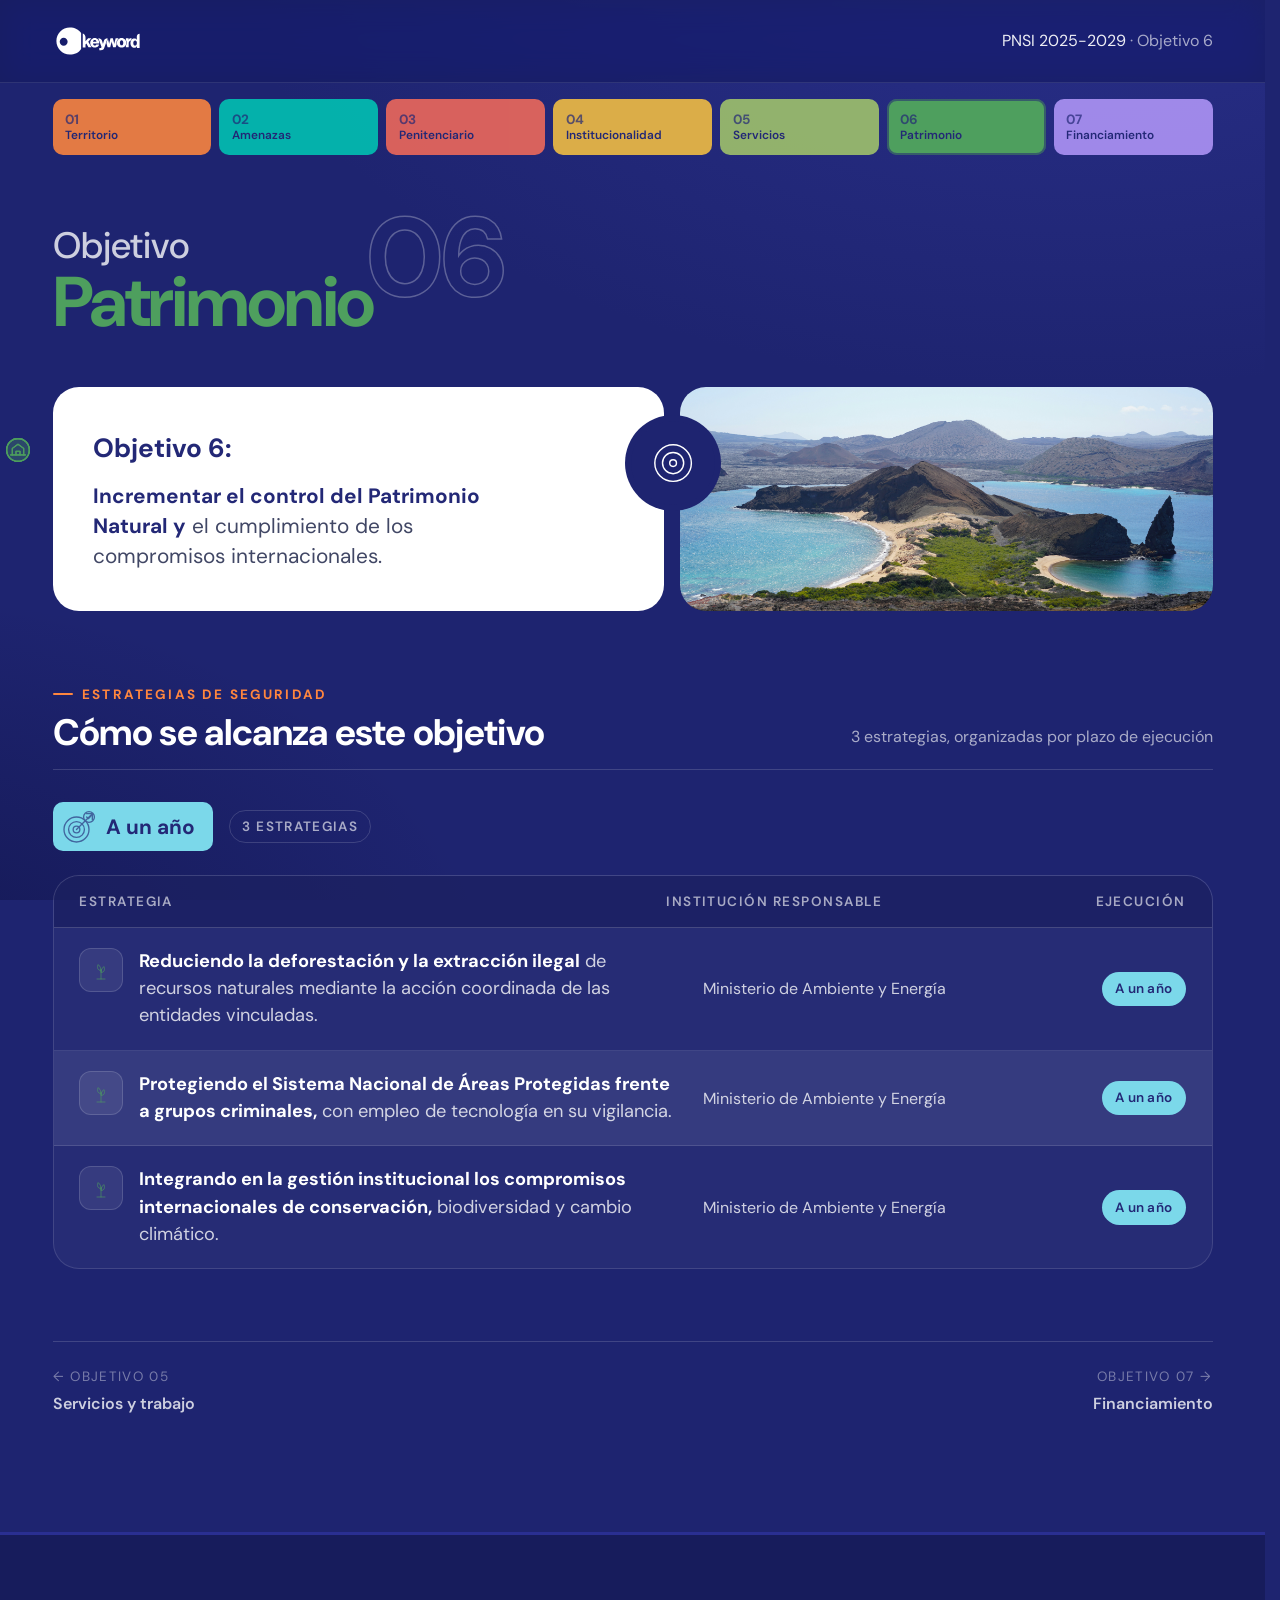
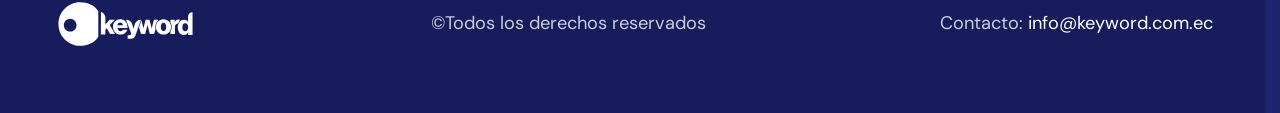
<file: pages/objetivo-6.html>
<!doctype html>
<html lang="es">
<head>
  <meta charset="utf-8" />
  <meta name="viewport" content="width=device-width, initial-scale=1" />
  <title>Objetivo 6 · Patrimonio natural — PNSI 2025-2029</title>
  <meta name="description" content="Objetivo 6 del Plan Nacional de Seguridad Integral 2025-2029: Incrementar el control del Patrimonio Natural y el cumplimiento de los compromisos internacionales. Análisis de Keyword." />
  <link rel="preconnect" href="https://fonts.googleapis.com" />
  <link rel="preconnect" href="https://fonts.gstatic.com" crossorigin />
  <link rel="stylesheet" href="https://fonts.googleapis.com/css2?family=DM+Sans:opsz,wght@9..40,400;9..40,500;9..40,600;9..40,700&display=swap" />
  <link rel="stylesheet" href="../css/styles.css" />
</head>
<body class="obj-page--6">

<header class="site-header">
  <div class="wrap site-header__inner">
    <a href="../index.html" class="brand" aria-label="Keyword — inicio">
      <img src="../img/logo-keyword-white.svg" alt="Keyword" class="brand__logo" />
    </a>
    <nav class="nav-crumbs" aria-label="Ruta de navegación">
      <a href="../index.html">PNSI 2025-2029</a> · <span>Objetivo 6</span>
    </nav>
  </div>
</header>

<main>

<nav class="wrap obj-nav-top" aria-label="Objetivos del plan">
  <div class="obj-nav-top__grid">
      <a class="obj-nav-top__item obj-nav-top__item--1" href="objetivo-1.html">
        <small>01</small><span>Territorio</span>
      </a>
      <a class="obj-nav-top__item obj-nav-top__item--2" href="objetivo-2.html">
        <small>02</small><span>Amenazas</span>
      </a>
      <a class="obj-nav-top__item obj-nav-top__item--3" href="objetivo-3.html">
        <small>03</small><span>Penitenciario</span>
      </a>
      <a class="obj-nav-top__item obj-nav-top__item--4" href="objetivo-4.html">
        <small>04</small><span>Institucionalidad</span>
      </a>
      <a class="obj-nav-top__item obj-nav-top__item--5" href="objetivo-5.html">
        <small>05</small><span>Servicios</span>
      </a>
      <a class="obj-nav-top__item obj-nav-top__item--6" href="objetivo-6.html" aria-current="page">
        <small>06</small><span>Patrimonio</span>
      </a>
      <a class="obj-nav-top__item obj-nav-top__item--7" href="objetivo-7.html">
        <small>07</small><span>Financiamiento</span>
      </a>
  </div>
</nav>

<section class="obj-hero obj-hero--6" aria-labelledby="titulo-objetivo">
  <div class="wrap">
    <p class="obj-hero__kicker">Objetivo</p>
    <div class="obj-hero__row">
      <h1 class="obj-hero__name" id="titulo-objetivo">Patrimonio</h1>
      <span class="obj-hero__num" aria-hidden="true">06</span>
    </div>

    <div class="obj-intro">
      <div class="obj-intro__card">
        <p class="obj-intro__label">Objetivo 6:</p>
        <p class="obj-intro__text"><b>Incrementar el control del Patrimonio Natural y</b> <span>el cumplimiento de los compromisos internacionales.</span></p>
      </div>
      <span class="obj-intro__badge" aria-hidden="true">
        <svg viewBox="0 0 48 48" fill="none" stroke="currentColor" stroke-width="1.5" stroke-linecap="round" stroke-linejoin="round"><circle cx="24" cy="24" r="19"/><circle cx="24" cy="24" r="11"/><circle cx="24" cy="24" r="3.5"/></svg>
      </span>
      <div class="obj-intro__photo">
        <img src="../img/obj-6-photo.jpg" alt="" loading="lazy" />
      </div>
    </div>

    <div class="roadmap">
      <header class="roadmap__head">
        <div>
          <p class="roadmap__eyebrow">Estrategias de seguridad</p>
          <h2 class="roadmap__title">Cómo se alcanza este objetivo</h2>
        </div>
        <p class="roadmap__count">3 estrategias, organizadas por plazo de ejecución</p>
      </header>

      <section class="phase phase--1">
        <header class="phase__head">
          <span class="phase__flag"><svg class="phase__diana" viewBox="0 0 48 48" fill="none" stroke="currentColor" stroke-width="1.6" stroke-linecap="round" stroke-linejoin="round" aria-hidden="true"><circle cx="21" cy="27" r="15"/><circle cx="21" cy="27" r="9.5"/><circle cx="21" cy="27" r="4"/><path d="M21 27 40 8"/><path d="M33 8h7v7"/><circle cx="36" cy="12" r="6.5"/><path d="M33.2 12l2 2 3.6-3.8"/></svg>A un año</span>
          <span class="phase__n">3 estrategias</span>
        </header>
        <div class="stbl" role="table" aria-label="Estrategias de a un año">
          <div class="stbl__head" role="row">
            <span class="stbl__hcell stbl__hcell--strat" role="columnheader">Estrategia</span>
            <span class="stbl__hcell stbl__hcell--inst"  role="columnheader">Institución responsable</span>
            <span class="stbl__hcell stbl__hcell--exec"  role="columnheader">Ejecución</span>
          </div>
          <div class="stbl__body">
            <div class="stbl__row">
              <div class="stbl__cell stbl__cell--strat" data-col="Estrategia">
                <div class="stbl__strat">
                  <span class="stbl__glyph" aria-hidden="true"><svg class="strat__glyph" width="96" height="96" viewBox="0 0 48 48" fill="none" stroke="currentColor" stroke-width="1.2" stroke-linecap="round" stroke-linejoin="round" aria-hidden="true"><path d="M24 42V24"/><path d="M24 24c0-7-6-11-6-11s-3 8 2 11c3 1.8 4 0 4 0z"/><path d="M24 28c0-7 6-11 6-11s3 8-2 11c-3 1.8-4 0-4 0z"/><path d="M16 42h16"/></svg></span>
                  <p class="stbl__text"><b>Reduciendo la deforestación y la extracción ilegal</b> <span>de recursos naturales mediante la acción coordinada de las entidades vinculadas.</span></p>
                </div>
              </div>
              <div class="stbl__cell stbl__cell--inst" data-col="Institución responsable">
                <span class="stbl__inst"><svg class="strat__inst-icon" viewBox="0 0 32 32" fill="none" stroke="currentColor" stroke-width="1.4" stroke-linecap="round" stroke-linejoin="round" aria-hidden="true"><circle cx="16" cy="16" r="14" fill="currentColor" fill-opacity="0.14"/><circle cx="16" cy="16" r="14"/><path d="M9 22V14l7-5 7 5v8"/><path d="M7 22h18"/><path d="M13.5 22v-4.5h5V22"/></svg>Ministerio de Ambiente y Energía</span>
              </div>
              <div class="stbl__cell stbl__cell--exec" data-col="Ejecución">
                <span class="stbl__chip stbl__chip--1">A un año</span>
              </div>
            </div>
            <div class="stbl__row">
              <div class="stbl__cell stbl__cell--strat" data-col="Estrategia">
                <div class="stbl__strat">
                  <span class="stbl__glyph" aria-hidden="true"><svg class="strat__glyph" width="96" height="96" viewBox="0 0 48 48" fill="none" stroke="currentColor" stroke-width="1.2" stroke-linecap="round" stroke-linejoin="round" aria-hidden="true"><path d="M24 42V24"/><path d="M24 24c0-7-6-11-6-11s-3 8 2 11c3 1.8 4 0 4 0z"/><path d="M24 28c0-7 6-11 6-11s3 8-2 11c-3 1.8-4 0-4 0z"/><path d="M16 42h16"/></svg></span>
                  <p class="stbl__text"><b>Protegiendo el Sistema Nacional de Áreas Protegidas frente a grupos criminales,</b> <span>con empleo de tecnología en su vigilancia.</span></p>
                </div>
              </div>
              <div class="stbl__cell stbl__cell--inst" data-col="Institución responsable">
                <span class="stbl__inst"><svg class="strat__inst-icon" viewBox="0 0 32 32" fill="none" stroke="currentColor" stroke-width="1.4" stroke-linecap="round" stroke-linejoin="round" aria-hidden="true"><circle cx="16" cy="16" r="14" fill="currentColor" fill-opacity="0.14"/><circle cx="16" cy="16" r="14"/><path d="M9 22V14l7-5 7 5v8"/><path d="M7 22h18"/><path d="M13.5 22v-4.5h5V22"/></svg>Ministerio de Ambiente y Energía</span>
              </div>
              <div class="stbl__cell stbl__cell--exec" data-col="Ejecución">
                <span class="stbl__chip stbl__chip--1">A un año</span>
              </div>
            </div>
            <div class="stbl__row">
              <div class="stbl__cell stbl__cell--strat" data-col="Estrategia">
                <div class="stbl__strat">
                  <span class="stbl__glyph" aria-hidden="true"><svg class="strat__glyph" width="96" height="96" viewBox="0 0 48 48" fill="none" stroke="currentColor" stroke-width="1.2" stroke-linecap="round" stroke-linejoin="round" aria-hidden="true"><path d="M24 42V24"/><path d="M24 24c0-7-6-11-6-11s-3 8 2 11c3 1.8 4 0 4 0z"/><path d="M24 28c0-7 6-11 6-11s3 8-2 11c-3 1.8-4 0-4 0z"/><path d="M16 42h16"/></svg></span>
                  <p class="stbl__text"><b>Integrando en la gestión institucional los compromisos internacionales de conservación,</b> <span>biodiversidad y cambio climático.</span></p>
                </div>
              </div>
              <div class="stbl__cell stbl__cell--inst" data-col="Institución responsable">
                <span class="stbl__inst"><svg class="strat__inst-icon" viewBox="0 0 32 32" fill="none" stroke="currentColor" stroke-width="1.4" stroke-linecap="round" stroke-linejoin="round" aria-hidden="true"><circle cx="16" cy="16" r="14" fill="currentColor" fill-opacity="0.14"/><circle cx="16" cy="16" r="14"/><path d="M9 22V14l7-5 7 5v8"/><path d="M7 22h18"/><path d="M13.5 22v-4.5h5V22"/></svg>Ministerio de Ambiente y Energía</span>
              </div>
              <div class="stbl__cell stbl__cell--exec" data-col="Ejecución">
                <span class="stbl__chip stbl__chip--1">A un año</span>
              </div>
            </div>
          </div>
        </div>
      </section>
    </div>

    <nav class="obj-pager" aria-label="Navegación entre objetivos">
      <a class="obj-pager__link obj-pager__link--prev" href="objetivo-5.html">
        <small>← Objetivo 05</small>
        <strong>Servicios y trabajo</strong>
      </a>
      <a class="obj-pager__link obj-pager__link--next" href="objetivo-7.html">
        <small>Objetivo 07 →</small>
        <strong>Financiamiento</strong>
      </a>
    </nav>
  </div>
</section>

</main>

<footer class="site-footer">
  <div class="wrap site-footer__inner">
    <img src="../img/logo-keyword-white.svg" alt="Keyword" class="site-footer__logo" />
    <p class="site-footer__copy">©Todos los derechos reservados</p>
    <p class="site-footer__contact">Contacto: <a href="mailto:info@keyword.com.ec">info@keyword.com.ec</a></p>
  </div>
</footer>

</body>
</html>
</file>
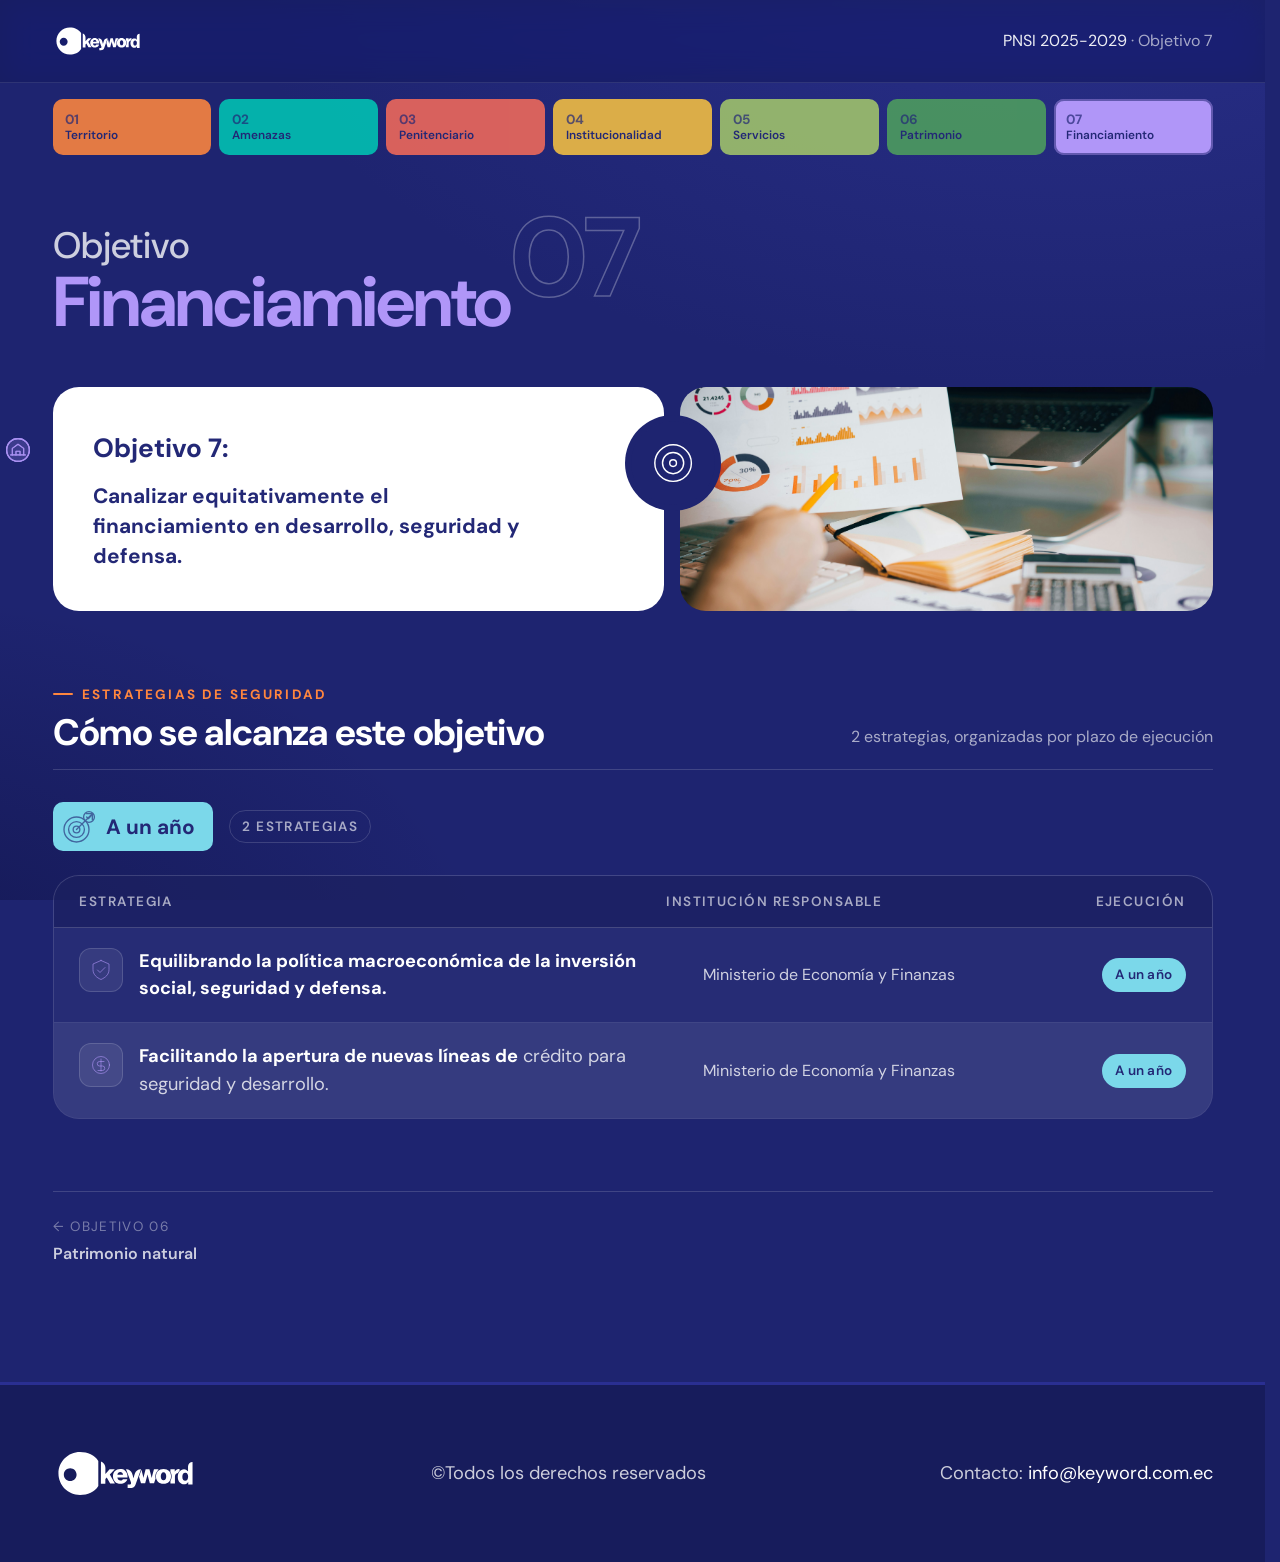
<file: pages/objetivo-7.html>
<!doctype html>
<html lang="es">
<head>
  <meta charset="utf-8" />
  <meta name="viewport" content="width=device-width, initial-scale=1" />
  <title>Objetivo 7 · Financiamiento — PNSI 2025-2029</title>
  <meta name="description" content="Objetivo 7 del Plan Nacional de Seguridad Integral 2025-2029: Canalizar equitativamente el financiamiento en desarrollo, seguridad y defensa. Análisis de Keyword." />
  <link rel="preconnect" href="https://fonts.googleapis.com" />
  <link rel="preconnect" href="https://fonts.gstatic.com" crossorigin />
  <link rel="stylesheet" href="https://fonts.googleapis.com/css2?family=DM+Sans:opsz,wght@9..40,400;9..40,500;9..40,600;9..40,700&display=swap" />
  <link rel="stylesheet" href="../css/styles.css" />
</head>
<body class="obj-page--7">

<header class="site-header">
  <div class="wrap site-header__inner">
    <a href="../index.html" class="brand" aria-label="Keyword — inicio">
      <img src="../img/logo-keyword-white.svg" alt="Keyword" class="brand__logo" />
    </a>
    <nav class="nav-crumbs" aria-label="Ruta de navegación">
      <a href="../index.html">PNSI 2025-2029</a> · <span>Objetivo 7</span>
    </nav>
  </div>
</header>

<main>

<nav class="wrap obj-nav-top" aria-label="Objetivos del plan">
  <div class="obj-nav-top__grid">
      <a class="obj-nav-top__item obj-nav-top__item--1" href="objetivo-1.html">
        <small>01</small><span>Territorio</span>
      </a>
      <a class="obj-nav-top__item obj-nav-top__item--2" href="objetivo-2.html">
        <small>02</small><span>Amenazas</span>
      </a>
      <a class="obj-nav-top__item obj-nav-top__item--3" href="objetivo-3.html">
        <small>03</small><span>Penitenciario</span>
      </a>
      <a class="obj-nav-top__item obj-nav-top__item--4" href="objetivo-4.html">
        <small>04</small><span>Institucionalidad</span>
      </a>
      <a class="obj-nav-top__item obj-nav-top__item--5" href="objetivo-5.html">
        <small>05</small><span>Servicios</span>
      </a>
      <a class="obj-nav-top__item obj-nav-top__item--6" href="objetivo-6.html">
        <small>06</small><span>Patrimonio</span>
      </a>
      <a class="obj-nav-top__item obj-nav-top__item--7" href="objetivo-7.html" aria-current="page">
        <small>07</small><span>Financiamiento</span>
      </a>
  </div>
</nav>

<section class="obj-hero obj-hero--7" aria-labelledby="titulo-objetivo">
  <div class="wrap">
    <p class="obj-hero__kicker">Objetivo</p>
    <div class="obj-hero__row">
      <h1 class="obj-hero__name" id="titulo-objetivo">Financiamiento</h1>
      <span class="obj-hero__num" aria-hidden="true">07</span>
    </div>

    <div class="obj-intro">
      <div class="obj-intro__card">
        <p class="obj-intro__label">Objetivo 7:</p>
        <p class="obj-intro__text"><b>Canalizar equitativamente el financiamiento en desarrollo, seguridad y defensa.</b></p>
      </div>
      <span class="obj-intro__badge" aria-hidden="true">
        <svg viewBox="0 0 48 48" fill="none" stroke="currentColor" stroke-width="1.5" stroke-linecap="round" stroke-linejoin="round"><circle cx="24" cy="24" r="19"/><circle cx="24" cy="24" r="11"/><circle cx="24" cy="24" r="3.5"/></svg>
      </span>
      <div class="obj-intro__photo">
        <img src="../img/obj-7-photo.jpg" alt="" loading="lazy" />
      </div>
    </div>

    <div class="roadmap">
      <header class="roadmap__head">
        <div>
          <p class="roadmap__eyebrow">Estrategias de seguridad</p>
          <h2 class="roadmap__title">Cómo se alcanza este objetivo</h2>
        </div>
        <p class="roadmap__count">2 estrategias, organizadas por plazo de ejecución</p>
      </header>

      <section class="phase phase--1">
        <header class="phase__head">
          <span class="phase__flag"><svg class="phase__diana" viewBox="0 0 48 48" fill="none" stroke="currentColor" stroke-width="1.6" stroke-linecap="round" stroke-linejoin="round" aria-hidden="true"><circle cx="21" cy="27" r="15"/><circle cx="21" cy="27" r="9.5"/><circle cx="21" cy="27" r="4"/><path d="M21 27 40 8"/><path d="M33 8h7v7"/><circle cx="36" cy="12" r="6.5"/><path d="M33.2 12l2 2 3.6-3.8"/></svg>A un año</span>
          <span class="phase__n">2 estrategias</span>
        </header>
        <div class="stbl" role="table" aria-label="Estrategias de a un año">
          <div class="stbl__head" role="row">
            <span class="stbl__hcell stbl__hcell--strat" role="columnheader">Estrategia</span>
            <span class="stbl__hcell stbl__hcell--inst"  role="columnheader">Institución responsable</span>
            <span class="stbl__hcell stbl__hcell--exec"  role="columnheader">Ejecución</span>
          </div>
          <div class="stbl__body">
            <div class="stbl__row">
              <div class="stbl__cell stbl__cell--strat" data-col="Estrategia">
                <div class="stbl__strat">
                  <span class="stbl__glyph" aria-hidden="true"><svg class="strat__glyph" width="96" height="96" viewBox="0 0 48 48" fill="none" stroke="currentColor" stroke-width="1.2" stroke-linecap="round" stroke-linejoin="round" aria-hidden="true"><path d="M24 5 8 12v11c0 10 7 16 16 20 9-4 16-10 16-20V12L24 5z"/><path d="M17 24l5 5 10-10"/></svg></span>
                  <p class="stbl__text"><b>Equilibrando la política macroeconómica de la inversión social, seguridad y defensa.</b></p>
                </div>
              </div>
              <div class="stbl__cell stbl__cell--inst" data-col="Institución responsable">
                <span class="stbl__inst"><svg class="strat__inst-icon" viewBox="0 0 32 32" fill="none" stroke="currentColor" stroke-width="1.4" stroke-linecap="round" stroke-linejoin="round" aria-hidden="true"><circle cx="16" cy="16" r="14" fill="currentColor" fill-opacity="0.14"/><circle cx="16" cy="16" r="14"/><path d="M9 22V14l7-5 7 5v8"/><path d="M7 22h18"/><path d="M13.5 22v-4.5h5V22"/></svg>Ministerio de Economía y Finanzas</span>
              </div>
              <div class="stbl__cell stbl__cell--exec" data-col="Ejecución">
                <span class="stbl__chip stbl__chip--1">A un año</span>
              </div>
            </div>
            <div class="stbl__row">
              <div class="stbl__cell stbl__cell--strat" data-col="Estrategia">
                <div class="stbl__strat">
                  <span class="stbl__glyph" aria-hidden="true"><svg class="strat__glyph" width="96" height="96" viewBox="0 0 48 48" fill="none" stroke="currentColor" stroke-width="1.2" stroke-linecap="round" stroke-linejoin="round" aria-hidden="true"><circle cx="24" cy="24" r="17"/><path d="M24 12v24M30 17h-9a4.5 4.5 0 0 0 0 9h6a4.5 4.5 0 0 1 0 9h-9"/></svg></span>
                  <p class="stbl__text"><b>Facilitando la apertura de nuevas líneas de</b> <span>crédito para seguridad y desarrollo.</span></p>
                </div>
              </div>
              <div class="stbl__cell stbl__cell--inst" data-col="Institución responsable">
                <span class="stbl__inst"><svg class="strat__inst-icon" viewBox="0 0 32 32" fill="none" stroke="currentColor" stroke-width="1.4" stroke-linecap="round" stroke-linejoin="round" aria-hidden="true"><circle cx="16" cy="16" r="14" fill="currentColor" fill-opacity="0.14"/><circle cx="16" cy="16" r="14"/><path d="M9 22V14l7-5 7 5v8"/><path d="M7 22h18"/><path d="M13.5 22v-4.5h5V22"/></svg>Ministerio de Economía y Finanzas</span>
              </div>
              <div class="stbl__cell stbl__cell--exec" data-col="Ejecución">
                <span class="stbl__chip stbl__chip--1">A un año</span>
              </div>
            </div>
          </div>
        </div>
      </section>
    </div>

    <nav class="obj-pager" aria-label="Navegación entre objetivos">
      <a class="obj-pager__link obj-pager__link--prev" href="objetivo-6.html">
        <small>← Objetivo 06</small>
        <strong>Patrimonio natural</strong>
      </a>
    </nav>
  </div>
</section>

</main>

<footer class="site-footer">
  <div class="wrap site-footer__inner">
    <img src="../img/logo-keyword-white.svg" alt="Keyword" class="site-footer__logo" />
    <p class="site-footer__copy">©Todos los derechos reservados</p>
    <p class="site-footer__contact">Contacto: <a href="mailto:info@keyword.com.ec">info@keyword.com.ec</a></p>
  </div>
</footer>

</body>
</html>
</file>
<file: css/styles.css>
/* ============================================================
   KEYWORD — Plan Nacional de Seguridad Integral 2025-2029
   Sistema visual v2.0 — calidad producción
   ------------------------------------------------------------
   Lenguaje visual heredado del PDF de referencia:
   · Campo índigo profundo como lienzo
   · DM Sans única familia, pesos 400-700
   · Números outline gigantes como firma
   · Cover cards color + foto
   · Tarjetas glass flotantes, radios generosos
   · "Metas" con bandera naranja/verde
   ============================================================ */

:root {
  /* ---- Color ---- */
  --indigo:        #1E2470;
  --indigo-deep:   #171C5C;
  --indigo-soft:   #2A2F92;
  --ink:           #232876;   /* texto sobre bloques de color */
  --white:         #FFFFFF;

  --t-90: rgba(255,255,255,0.92);
  --t-75: rgba(255,255,255,0.78);
  --t-60: rgba(255,255,255,0.62);
  --t-40: rgba(255,255,255,0.40);
  --t-15: rgba(255,255,255,0.15);
  --t-10: rgba(255,255,255,0.10);
  --t-08: rgba(255,255,255,0.075);

  --orange:  #FF863E;   /* Metas + acento primario */
  --green:   #A2C56B;   /* Metas alternas */

  /* 7 acentos, uno por objetivo */
  --obj-1: #FF863E;
  --obj-2: #01C5B4;
  --obj-3: #F26A5A;
  --obj-4: #F5C042;
  --obj-5: #A2C56B;
  --obj-6: #4E9F5E;
  --obj-7: #B096F8;

  /* ---- Tipografía ---- */
  --font: "DM Sans", ui-sans-serif, system-ui, -apple-system, sans-serif;

  /* Escala fluida */
  --fs-xs:   clamp(0.78rem, 0.75rem + 0.12vw, 0.85rem);
  --fs-sm:   clamp(0.9rem, 0.86rem + 0.18vw, 1rem);
  --fs-base: clamp(1rem, 0.95rem + 0.28vw, 1.14rem);
  --fs-md:   clamp(1.12rem, 1.05rem + 0.34vw, 1.3rem);
  --fs-lg:   clamp(1.35rem, 1.2rem + 0.6vw, 1.65rem);
  --fs-xl:   clamp(1.7rem, 1.45rem + 1.1vw, 2.3rem);
  --fs-2xl:  clamp(2.15rem, 1.8rem + 1.8vw, 3.15rem);
  --fs-3xl:  clamp(2.7rem, 2.1rem + 2.9vw, 4.4rem);
  --fs-hero: clamp(2.8rem, 2rem + 3.9vw, 5rem);

  /* ---- Espaciado (escala 8) ---- */
  --s-1: 0.5rem;
  --s-2: 0.75rem;
  --s-3: 1rem;
  --s-4: 1.5rem;
  --s-5: 2rem;
  --s-6: 3rem;
  --s-7: 4rem;
  --s-section: clamp(4rem, 9vw, 7.5rem);

  /* ---- Layout ---- */
  --wrap:   1160px;
  --gutter: clamp(1.25rem, 4vw, 2.5rem);

  /* ---- Radios ---- */
  --r-sm: 10px;
  --r:    18px;
  --r-lg: 26px;
  --r-xl: 34px;

  /* ---- Sombras / elevación ---- */
  --elev-1: 0 2px 10px rgba(10, 12, 40, 0.25);
  --elev-2: 0 12px 34px rgba(10, 12, 40, 0.35);
  --elev-3: 0 24px 60px rgba(10, 12, 40, 0.45);

  /* ---- Motion ---- */
  --ease: cubic-bezier(0.22, 1, 0.36, 1);
  --t-fast: 180ms;
  --t-med:  320ms;
}

/* ============================================================
   Base
   ============================================================ */
*, *::before, *::after { box-sizing: border-box; }

html {
  -webkit-text-size-adjust: 100%;
  scroll-behavior: smooth;
  scrollbar-gutter: stable;
}

body {
  margin: 0;
  font-family: var(--font);
  font-size: var(--fs-base);
  line-height: 1.6;
  color: var(--white);
  background-color: var(--indigo);
  background-image:
    radial-gradient(90rem 50rem at 85% -10%, rgba(64, 70, 190, 0.35), transparent 60%),
    radial-gradient(70rem 45rem at -10% 110%, rgba(12, 14, 60, 0.55), transparent 55%);
  background-attachment: fixed;
  -webkit-font-smoothing: antialiased;
  text-rendering: optimizeLegibility;
  min-height: 100dvh;
}

img, svg { display: block; max-width: 100%; height: auto; }
a { color: inherit; }

::selection { background: var(--orange); color: var(--ink); }

:focus-visible {
  outline: 2px solid var(--orange);
  outline-offset: 3px;
  border-radius: 4px;
}

h1, h2, h3, h4 {
  font-weight: 700;
  line-height: 1.08;
  letter-spacing: -0.018em;
  margin: 0;
  text-wrap: balance;
}

p { margin: 0; }

.wrap {
  width: min(var(--wrap), 100% - var(--gutter) * 2);
  margin-inline: auto;
}

/* ============================================================
   Header
   ============================================================ */
.site-header {
  position: sticky;
  top: 0;
  z-index: 40;
  background: rgba(23, 28, 92, 0.72);
  backdrop-filter: saturate(1.5) blur(16px);
  -webkit-backdrop-filter: saturate(1.5) blur(16px);
  border-bottom: 1px solid var(--t-10);
}
.site-header__inner {
  display: flex;
  align-items: center;
  justify-content: space-between;
  gap: var(--s-3);
  height: 82px;
}
.brand {
  display: inline-flex;
  align-items: center;
  text-decoration: none;
  flex-shrink: 0;
}
.brand__logo { height: 36px; width: auto; }
@media (max-width: 560px) {
  .site-header__inner { height: 68px; }
  .brand__logo { height: 30px; }
}

.nav-crumbs {
  font-size: var(--fs-sm);
  color: var(--t-60);
  white-space: nowrap;
  overflow: hidden;
  text-overflow: ellipsis;
}
.nav-crumbs a {
  color: var(--t-90);
  text-decoration: none;
  transition: color var(--t-fast) var(--ease);
}
.nav-crumbs a:hover { color: var(--orange); }

/* ============================================================
   HERO — split como la portada del PDF (texto | foto fundida)
   ============================================================ */
.hero {
  position: relative;
  overflow: hidden;
  isolation: isolate;
}
.hero__media {
  position: absolute;
  inset: 0;
  z-index: -1;
}
.hero__media img {
  width: 100%;
  height: 100%;
  object-fit: cover;
  object-position: 70% center;
  opacity: 0.55;
}
/* Degradado izquierda→derecha: el texto siempre asienta sobre índigo */
.hero__media::after {
  content: "";
  position: absolute;
  inset: 0;
  background:
    linear-gradient(90deg,
      var(--indigo) 0%,
      rgba(30, 36, 112, 0.96) 34%,
      rgba(30, 36, 112, 0.72) 58%,
      rgba(30, 36, 112, 0.35) 100%),
    linear-gradient(0deg,
      rgba(30, 36, 112, 0.9) 0%,
      transparent 30%);
}

.hero__inner {
  display: grid;
  grid-template-columns: minmax(0, 760px);
  min-height: clamp(560px, 76vh, 800px);
  align-content: center;
  padding-block: clamp(4rem, 9vw, 6.5rem);
}

/* Logo dentro del banner — firma editorial de la referencia */
.hero__logo {
  height: clamp(52px, 6.5vw, 78px);
  width: auto;
  margin-bottom: clamp(2rem, 5vw, 3.25rem);
}
.hero__eyebrow {
  font-size: clamp(1.05rem, 0.9rem + 0.7vw, 1.5rem);
  font-weight: 400;
  line-height: 1.35;
  color: var(--t-75);
  margin-bottom: var(--s-3);
  max-width: 30ch;
}
.hero__title {
  font-size: var(--fs-hero);
  max-width: 15ch;
  margin-bottom: var(--s-4);
}
.hero__subtitle {
  font-size: var(--fs-md);
  line-height: 1.55;
  color: var(--t-75);
  max-width: 54ch;
}
.hero__meta {
  margin-top: clamp(2rem, 5vw, 3.25rem);
  display: flex;
  flex-wrap: wrap;
  gap: var(--s-4) var(--s-6);
}
.hero__meta span {
  font-size: var(--fs-xs);
  font-weight: 600;
  letter-spacing: 0.14em;
  text-transform: uppercase;
  color: var(--t-60);
}
.hero__meta strong {
  display: block;
  margin-top: 0.3rem;
  font-size: var(--fs-md);
  font-weight: 600;
  letter-spacing: normal;
  text-transform: none;
  color: var(--white);
}

/* ============================================================
   Secciones — ritmo vertical consistente
   ============================================================ */
.section { padding-block: calc(var(--s-section) / 2); }
.section:first-of-type { padding-top: var(--s-section); }
.section:last-of-type  { padding-bottom: var(--s-section); }

/* Encabezado de sección con número outline (firma del PDF) */
.section-mark {
  position: relative;
  margin-bottom: clamp(2.25rem, 5vw, 3.5rem);
  max-width: 640px;
}
.section-mark__num {
  position: absolute;
  top: 50%;
  right: calc(-1 * clamp(0rem, 8vw, 9rem));
  transform: translateY(-58%);
  font-size: clamp(5rem, 12vw, 9.5rem);
  font-weight: 700;
  line-height: 1;
  letter-spacing: -0.04em;
  color: transparent;
  -webkit-text-stroke: 1.5px var(--t-15);
  pointer-events: none;
  user-select: none;
}
@media (max-width: 900px) {
  .section-mark__num {
    position: static;
    display: block;
    transform: none;
    font-size: 4rem;
    margin-bottom: 0.25rem;
  }
}
.section-mark__eyebrow {
  display: inline-flex;
  align-items: center;
  gap: 0.6rem;
  font-size: var(--fs-sm);
  font-weight: 500;
  color: var(--t-60);
  margin-bottom: var(--s-2);
}
.section-mark__eyebrow::before {
  content: "";
  width: 22px;
  height: 2px;
  background: var(--orange);
  border-radius: 2px;
}
.section-mark__title {
  font-size: var(--fs-2xl);
  margin-bottom: var(--s-2);
}
.section-mark__lead {
  font-size: var(--fs-md);
  color: var(--t-75);
  max-width: 56ch;
}

/* ============================================================
   Datos de interés — 4 + banner destacado
   ============================================================ */
.facts-grid {
  display: grid;
  gap: var(--s-3);
  grid-template-columns: repeat(4, 1fr);
}
@media (max-width: 1024px) { .facts-grid { grid-template-columns: repeat(2, 1fr); } }
@media (max-width: 560px)  { .facts-grid { grid-template-columns: 1fr; } }

.fact {
  background: var(--t-08);
  border: 1px solid var(--t-10);
  border-radius: var(--r);
  padding: var(--s-4);
  display: flex;
  flex-direction: column;
  gap: var(--s-2);
  transition: background var(--t-fast) var(--ease), border-color var(--t-fast) var(--ease);
}
.fact:hover { background: var(--t-10); border-color: var(--t-15); }
.fact__label {
  font-size: var(--fs-xs);
  font-weight: 700;
  letter-spacing: 0.16em;
  text-transform: uppercase;
  color: var(--orange);
}
.fact__text {
  font-size: var(--fs-sm);
  line-height: 1.6;
  color: var(--t-75);
}
.fact__text strong { color: var(--white); font-weight: 600; }

/* Banner destacado — impacto empresarial */
.fact--highlight {
  grid-column: 1 / -1;
  flex-direction: row;
  align-items: flex-start;
  gap: var(--s-4);
  background: linear-gradient(120deg, rgba(255, 134, 62, 0.14), rgba(255, 134, 62, 0.05) 55%, transparent);
  border-color: rgba(255, 134, 62, 0.3);
  padding: var(--s-4) var(--s-5);
}
.fact--highlight:hover { background: linear-gradient(120deg, rgba(255,134,62,0.18), rgba(255,134,62,0.07) 55%, transparent); }
.fact--highlight .fact__icon {
  flex-shrink: 0;
  width: 46px;
  height: 46px;
  border-radius: 50%;
  border: 1.5px solid rgba(255, 134, 62, 0.6);
  display: grid;
  place-items: center;
  color: var(--orange);
}
.fact--highlight .fact__text { max-width: 72ch; font-size: var(--fs-base); }
@media (max-width: 560px) {
  .fact--highlight { flex-direction: column; }
}

/* ============================================================
   Aspectos — cita + tarjetas temáticas
   ============================================================ */
.pull-quote {
  margin: 0 0 clamp(2rem, 5vw, 3rem);
  padding-left: var(--s-5);
  border-left: 3px solid var(--orange);
  font-size: var(--fs-lg);
  font-weight: 500;
  line-height: 1.45;
  max-width: 68ch;
  text-wrap: pretty;
}
.pull-quote strong { font-weight: 700; }
.pull-quote cite {
  display: block;
  margin-top: var(--s-3);
  font-style: normal;
  font-size: var(--fs-xs);
  font-weight: 600;
  letter-spacing: 0.14em;
  text-transform: uppercase;
  color: var(--t-60);
}

.topic-grid {
  display: grid;
  gap: var(--s-3);
  grid-template-columns: repeat(2, 1fr);
}
@media (max-width: 800px) { .topic-grid { grid-template-columns: 1fr; } }

.topic {
  position: relative;
  border-radius: var(--r-lg);
  padding: var(--s-5);
  display: flex;
  flex-direction: column;
  gap: var(--s-3);
  overflow: hidden;
  isolation: isolate;
  transition: transform var(--t-med) var(--ease), filter var(--t-med) var(--ease);
}
.topic:hover { transform: translateY(-4px); }
.topic::after {
  content: "";
  position: absolute;
  z-index: -1;
  top: -50%;
  right: -25%;
  width: 75%;
  aspect-ratio: 1;
  border-radius: 50%;
  background: radial-gradient(circle, currentColor 0%, transparent 68%);
  opacity: 0.1;
  pointer-events: none;
}

/* Cada tarjeta toma un color del sistema — el fondo plano las apagaba */
.topic--a { background: var(--indigo-deep); color: var(--white); }
.topic--b { background: #4349B4;            color: var(--white); }
.topic--c { background: var(--green);       color: var(--ink); }
.topic--d { background: #B096F8;            color: var(--ink); }
.topic--a:hover, .topic--b:hover { filter: brightness(1.2); }
.topic--c:hover, .topic--d:hover { filter: brightness(1.05); }

.topic__head {
  display: flex;
  align-items: center;
  gap: var(--s-3);
}
.topic__icon {
  flex-shrink: 0;
  width: 52px;
  height: 52px;
  border-radius: 50%;
  border: 1.5px solid currentColor;
  border-color: color-mix(in srgb, currentColor 45%, transparent);
  display: grid;
  place-items: center;
  color: inherit;
}
.topic__title { font-size: var(--fs-md); color: inherit; }
.topic ul {
  margin: 0;
  padding-left: 1.15rem;
  font-size: var(--fs-sm);
  line-height: 1.55;
  display: flex;
  flex-direction: column;
  gap: 0.5rem;
  color: inherit;
}
.topic ul li { opacity: 0.88; }
.topic ul li::marker { opacity: 0.5; }
.topic ul li strong { font-weight: 700; opacity: 1; }

/* ============================================================
   SISTEMA DE SEGURIDAD Y PRINCIPIOS
   Tres roles institucionales + tarjeta ancha de principios.
   ============================================================ */
.sysgrid {
  display: grid;
  gap: var(--s-3);
  grid-template-columns: repeat(3, 1fr);
}
@media (max-width: 900px)  { .sysgrid { grid-template-columns: 1fr 1fr; } }
@media (max-width: 620px)  { .sysgrid { grid-template-columns: 1fr; } }

.sysrole {
  position: relative;
  border-radius: var(--r-lg);
  padding: var(--s-5);
  display: flex;
  flex-direction: column;
  gap: var(--s-2);
  overflow: hidden;
  isolation: isolate;
  border: 1px solid var(--t-10);
  background: var(--t-08);
  color: var(--white);
  transition: transform var(--t-med) var(--ease), background var(--t-med) var(--ease);
}
.sysrole:hover { transform: translateY(-3px); background: var(--t-10); }
.sysrole::before {
  content: "";
  position: absolute; inset: 0 auto 0 0;
  width: 4px;
  background: var(--sys-accent, var(--orange));
}
.sysrole--dir { --sys-accent: var(--obj-1); }
.sysrole--exe { --sys-accent: var(--obj-2); }
.sysrole--sup { --sys-accent: var(--obj-7); }

.sysrole__label {
  font-size: var(--fs-xs);
  text-transform: uppercase;
  letter-spacing: 0.09em;
  font-weight: 600;
  color: var(--sys-accent);
  padding-left: var(--s-2);
}
.sysrole__body {
  margin: 0;
  font-size: var(--fs-sm);
  line-height: 1.55;
  color: var(--t-90);
  padding-left: var(--s-2);
}

/* ----------------------------------------------------------
   Mapa de organismos — las 3 tablas del Sistema de Seguridad
   (Planificación y coordinación · Ejecutores · Especializados
   de apoyo). Cada grupo mapea Acción(es) → Organismos.
   ---------------------------------------------------------- */
.sysmap {
  display: grid;
  gap: var(--s-3);
}
.sysmap__group {
  position: relative;
  border-radius: var(--r-lg);
  border: 1px solid var(--t-10);
  background: var(--t-08);
  padding: var(--s-5);
  overflow: hidden;
  isolation: isolate;
}
.sysmap__group::before {
  content: "";
  position: absolute; inset: 0 auto 0 0;
  width: 4px;
  background: var(--sys-accent, var(--orange));
}
.sysmap__group--dir { --sys-accent: var(--obj-1); }
.sysmap__group--exe { --sys-accent: var(--obj-2); }
.sysmap__group--sup { --sys-accent: var(--obj-7); }

.sysmap__gh {
  display: flex;
  align-items: baseline;
  gap: var(--s-2);
  margin: 0 0 var(--s-3);
  padding-left: var(--s-2);
}
.sysmap__gnum {
  font-size: var(--fs-md);
  font-weight: 700;
  color: transparent;
  -webkit-text-stroke: 1.2px var(--sys-accent);
  letter-spacing: 0.03em;
}
.sysmap__gtitle {
  margin: 0;
  font-size: var(--fs-md);
  font-weight: 700;
  line-height: 1.2;
  letter-spacing: -0.01em;
  color: var(--white);
}

.sysmap__cols {
  display: grid;
  grid-template-columns: minmax(0, 0.85fr) minmax(0, 1.4fr);
  gap: var(--s-4);
  padding: 0 var(--s-2) var(--s-2);
  border-bottom: 1px solid var(--t-10);
  font-size: var(--fs-xs);
  text-transform: uppercase;
  letter-spacing: 0.09em;
  font-weight: 600;
  color: var(--t-40);
}

.sysmap__row {
  display: grid;
  grid-template-columns: minmax(0, 0.85fr) minmax(0, 1.4fr);
  gap: var(--s-4);
  align-items: start;
  padding: var(--s-3) var(--s-2);
  border-bottom: 1px solid var(--t-10);
}
.sysmap__row:last-child { border-bottom: 0; padding-bottom: 0; }

.sysmap__action {
  font-size: var(--fs-sm);
  font-weight: 600;
  line-height: 1.4;
  color: var(--white);
}
.sysmap__orgs {
  list-style: none;
  margin: 0; padding: 0;
  display: flex;
  flex-wrap: wrap;
  gap: 0.4rem;
}
.sysmap__orgs li {
  display: inline-flex;
  align-items: center;
  gap: 0.45rem;
  font-size: var(--fs-xs);
  line-height: 1.3;
  color: var(--t-90);
  background: var(--t-08);
  border: 1px solid var(--t-15);
  border-radius: 999px;
  padding: 0.34rem 0.72rem 0.34rem 0.6rem;
}
.sysmap__orgs li::before {
  content: "";
  flex: none;
  width: 6px; height: 6px;
  border-radius: 50%;
  background: var(--sys-accent, var(--orange));
}

@media (max-width: 620px) {
  .sysmap__cols { display: none; }
  .sysmap__row {
    grid-template-columns: 1fr;
    gap: var(--s-2);
  }
}

.sysprinciples {
  margin-top: var(--s-4);
  padding: clamp(var(--s-4), 4vw, var(--s-6));
  border-radius: var(--r-lg);
  background: var(--indigo-deep);
  color: var(--white);
  position: relative;
  overflow: hidden;
  isolation: isolate;
}
.sysprinciples::after {
  content: "";
  position: absolute;
  z-index: -1;
  top: -55%; right: -25%;
  width: 65%;
  aspect-ratio: 1;
  border-radius: 50%;
  background: radial-gradient(circle, var(--orange) 0%, transparent 68%);
  opacity: 0.14;
  pointer-events: none;
}
.sysprinciples__intro {
  margin: 0 0 var(--s-4);
  font-size: var(--fs-md);
  color: var(--t-90);
}
.sysprinciples__intro strong { color: var(--orange); font-weight: 700; }

.sysprinciples__list {
  list-style: none;
  margin: 0; padding: 0;
  display: grid;
  gap: var(--s-3);
  grid-template-columns: repeat(3, 1fr);
  counter-reset: sysp;
}
@media (max-width: 900px) { .sysprinciples__list { grid-template-columns: 1fr; } }

.sysprinciples__list li {
  position: relative;
  padding: var(--s-3) var(--s-3) var(--s-3) 2.4rem;
  border-left: 1px solid var(--t-15);
  counter-increment: sysp;
}
.sysprinciples__list li::before {
  content: counter(sysp, decimal-leading-zero);
  position: absolute;
  left: var(--s-3); top: var(--s-3);
  font-size: var(--fs-sm);
  font-weight: 700;
  color: var(--orange);
  letter-spacing: 0.02em;
}
.sysprinciples__k {
  display: block;
  font-size: var(--fs-md);
  font-weight: 700;
  color: var(--white);
  margin-bottom: 0.25rem;
}
.sysprinciples__v {
  display: block;
  font-size: var(--fs-sm);
  line-height: 1.55;
  color: var(--t-75);
}

/* ============================================================
   MURO DE OBJETIVOS — cover cards (firma del PDF)
   Desktop: fila de 4 + fila de 3 centrada
   ============================================================ */
.objectives__grid {
  display: grid;
  gap: var(--s-3);
  grid-template-columns: repeat(8, 1fr);
}
.obj-cover { grid-column: span 2; }
/* Fila 2 centrada: 3 tarjetas de 2 col, arrancando en col 2 */
.obj-cover:nth-child(5) { grid-column: 2 / span 2; }
@media (max-width: 1024px) {
  .objectives__grid { grid-template-columns: repeat(6, 1fr); }
  .obj-cover { grid-column: span 2 !important; }
}
@media (max-width: 760px) {
  .objectives__grid { grid-template-columns: repeat(2, 1fr); }
  .obj-cover { grid-column: span 1 !important; }
}
@media (max-width: 420px) {
  .objectives__grid { grid-template-columns: 1fr; }
}

.obj-cover {
  position: relative;
  display: flex;
  flex-direction: column;
  border-radius: var(--r-lg);
  overflow: hidden;
  text-decoration: none;
  color: inherit;
  aspect-ratio: 3 / 4.1;
  box-shadow: var(--elev-1);
  transition: transform var(--t-med) var(--ease), box-shadow var(--t-med) var(--ease);
  isolation: isolate;
}
.obj-cover:hover,
.obj-cover:focus-visible {
  transform: translateY(-6px);
  box-shadow: var(--elev-3);
}

.obj-cover__top {
  position: relative;
  flex: 0 0 46%;
  padding: var(--s-3) var(--s-3) var(--s-2);
  display: flex;
  flex-direction: column;
  overflow: hidden;
}
.obj-cover__num {
  position: absolute;
  right: 0.4rem;
  bottom: -0.65rem;
  font-size: clamp(3.4rem, 6vw, 4.9rem);
  font-weight: 700;
  line-height: 1;
  letter-spacing: -0.04em;
  color: rgba(255, 255, 255, 0.38);
  pointer-events: none;
  user-select: none;
}
.obj-cover__title {
  position: relative;
  z-index: 1;
  color: var(--ink);
  font-size: var(--fs-md);
  font-weight: 700;
  line-height: 1.16;
  max-width: 9ch;
}
.obj-cover__cta {
  position: relative;
  z-index: 1;
  margin-top: auto;
  font-size: var(--fs-xs);
  font-weight: 700;
  letter-spacing: 0.06em;
  color: var(--ink);
  opacity: 0.75;
  transition: opacity var(--t-fast) var(--ease), transform var(--t-fast) var(--ease);
}
.obj-cover:hover .obj-cover__cta,
.obj-cover:focus-visible .obj-cover__cta {
  opacity: 1;
  transform: translateX(2px);
}

.obj-cover__photo {
  flex: 1;
  overflow: hidden;
  background: var(--indigo-deep);
}
.obj-cover__photo img {
  width: 100%;
  height: 100%;
  object-fit: cover;
  transition: transform 600ms var(--ease);
}
.obj-cover:hover .obj-cover__photo img { transform: scale(1.05); }

.obj-cover--1 .obj-cover__top { background: var(--obj-1); }
.obj-cover--2 .obj-cover__top { background: var(--obj-2); }
.obj-cover--3 .obj-cover__top { background: var(--obj-3); }
.obj-cover--4 .obj-cover__top { background: var(--obj-4); }
.obj-cover--5 .obj-cover__top { background: var(--obj-5); }
.obj-cover--6 .obj-cover__top { background: var(--obj-6); }
.obj-cover--7 .obj-cover__top { background: var(--obj-7); }

/* ============================================================
   PÁGINA DE OBJETIVO
   ============================================================ */

/* Mini navegación superior de objetivos */
.obj-nav-top { padding-block: var(--s-3) 0; }
.obj-nav-top__grid {
  display: grid;
  grid-template-columns: repeat(7, 1fr);
  gap: var(--s-1);
}
@media (max-width: 900px) { .obj-nav-top__grid { grid-template-columns: repeat(4, 1fr); } }
@media (max-width: 540px) { .obj-nav-top__grid { grid-template-columns: repeat(2, 1fr); } }

.obj-nav-top__item {
  min-height: 56px;
  display: flex;
  flex-direction: column;
  justify-content: center;
  gap: 0.1rem;
  padding: 0.5rem 0.8rem;
  border-radius: var(--r-sm);
  text-decoration: none;
  color: var(--ink);
  line-height: 1.15;
  transition: transform var(--t-fast) var(--ease), filter var(--t-fast) var(--ease), opacity var(--t-fast) var(--ease);
  opacity: 0.88;
}
.obj-nav-top__item:hover { transform: translateY(-2px); filter: brightness(1.07); opacity: 1; }
.obj-nav-top__item small {
  font-weight: 700;
  font-size: var(--fs-xs);
  opacity: 0.7;
}
.obj-nav-top__item span {
  font-weight: 600;
  font-size: 0.74rem;
}
.obj-nav-top__item[aria-current="page"] {
  opacity: 1;
  box-shadow: inset 0 0 0 2px rgba(35, 40, 118, 0.55);
}

.obj-nav-top__item--1 { background: var(--obj-1); }
.obj-nav-top__item--2 { background: var(--obj-2); }
.obj-nav-top__item--3 { background: var(--obj-3); }
.obj-nav-top__item--4 { background: var(--obj-4); }
.obj-nav-top__item--5 { background: var(--obj-5); }
.obj-nav-top__item--6 { background: var(--obj-6); }
.obj-nav-top__item--7 { background: var(--obj-7); }

/* Hero del objetivo — "Objetivo / Nombre / número outline" */
.obj-hero { padding-block: clamp(2.5rem, 7vw, 4.5rem) 0; }
.obj-hero__kicker {
  font-size: var(--fs-xl);
  font-weight: 500;
  color: var(--t-75);
  line-height: 1;
}
.obj-hero__row {
  position: relative;
  display: inline-block;
  max-width: 100%;
  padding-right: clamp(3rem, 10vw, 8rem);
}
.obj-hero__name {
  font-size: var(--fs-3xl);
  font-weight: 700;
  letter-spacing: -0.03em;
  line-height: 1.02;
  margin-top: 0.2rem;
  /* Nombres largos ("Institucionalidad") deben poder reducirse
     sin romper el ancho del viewport en móvil */
  font-size: clamp(2rem, 8.5vw, 4.4rem);
  overflow-wrap: anywhere;
}
.obj-hero__num {
  position: absolute;
  top: -0.55em;
  right: 0;
  font-size: clamp(3rem, 9vw, 7rem);
  font-weight: 700;
  line-height: 1;
  letter-spacing: -0.04em;
  color: transparent;
  -webkit-text-stroke: 1.5px rgba(255, 255, 255, 0.28);
  pointer-events: none;
  user-select: none;
  max-width: 100%;
}
.obj-hero--1 .obj-hero__name { color: var(--obj-1); }
.obj-hero--2 .obj-hero__name { color: var(--obj-2); }
.obj-hero--3 .obj-hero__name { color: var(--obj-3); }
.obj-hero--4 .obj-hero__name { color: var(--obj-4); }
.obj-hero--5 .obj-hero__name { color: var(--obj-5); }
.obj-hero--6 .obj-hero__name { color: var(--obj-6); }
.obj-hero--7 .obj-hero__name { color: var(--obj-7); }

/* Descriptor con conector de punto.
   OJO: hoy no se emite en ninguna página. En el PDF de referencia el eje
   tiene DOS textos distintos (una bajada temática + el objetivo), pero
   nuestro documento trae un solo texto por objetivo, así que este bloque
   repetía palabra por palabra lo que ya dice la tarjeta blanca.
   El estilo se conserva por si más adelante llega una bajada propia. */
.obj-hero__desc {
  position: relative;
  margin-top: var(--s-5);
  padding: var(--s-4) var(--s-5);
  max-width: 760px;
  background: var(--t-08);
  border: 1px solid var(--t-15);
  border-radius: var(--r-lg);
  font-size: var(--fs-md);
  line-height: 1.55;
  color: var(--t-90);
}
.obj-hero__desc::before {
  content: "";
  position: absolute;
  left: -5px;
  top: 50%;
  transform: translateY(-50%);
  width: 10px;
  height: 10px;
  border-radius: 50%;
}
.obj-hero--1 .obj-hero__desc::before { background: var(--obj-1); }
.obj-hero--2 .obj-hero__desc::before { background: var(--obj-2); }
.obj-hero--3 .obj-hero__desc::before { background: var(--obj-3); }
.obj-hero--4 .obj-hero__desc::before { background: var(--obj-4); }
.obj-hero--5 .obj-hero__desc::before { background: var(--obj-5); }
.obj-hero--6 .obj-hero__desc::before { background: var(--obj-6); }
.obj-hero--7 .obj-hero__desc::before { background: var(--obj-7); }
.obj-hero__desc strong { color: var(--white); font-weight: 700; }

/* Tarjeta blanca de objetivo + foto — el badge solapa la unión */
.obj-intro {
  position: relative;
  display: grid;
  grid-template-columns: 1.15fr 1fr;
  gap: var(--s-3);
  margin-top: clamp(2rem, 4vw, 3rem);
  align-items: stretch;
}
@media (max-width: 760px) { .obj-intro { grid-template-columns: 1fr; } }

.obj-intro__card {
  position: relative;
  background: var(--white);
  color: var(--ink);
  border-radius: var(--r-lg);
  padding: clamp(1.75rem, 3.5vw, 2.5rem);
  display: flex;
  flex-direction: column;
  justify-content: center;
  gap: var(--s-2);
  min-height: 220px;
}
.obj-intro__label {
  font-size: var(--fs-lg);
  font-weight: 700;
  color: var(--ink);
}
.obj-intro__text {
  font-size: var(--fs-md);
  line-height: 1.45;
  color: var(--ink);
  max-width: 32ch;
}
.obj-intro__text b { font-weight: 700; }
.obj-intro__text span { font-weight: 400; color: #414765; }

/* El badge vive en la costura entre tarjeta y foto, como en el PDF */
.obj-intro__badge {
  position: absolute;
  top: 50%;
  left: calc(1.15fr);
  z-index: 3;
  width: clamp(64px, 7vw, 84px);
  aspect-ratio: 1;
  border-radius: 50%;
  background: var(--indigo);
  color: var(--white);
  display: grid;
  place-items: center;
  transform: translate(-50%, -50%);
  box-shadow: 0 0 0 6px var(--indigo);
}
/* Posición real: sobre la línea de división del grid */
.obj-intro { --seam: 53.5%; }
.obj-intro__badge { left: var(--seam); top: 34%; }
@media (max-width: 760px) {
  .obj-intro__badge { left: auto; right: var(--s-4); top: var(--s-4); transform: none; }
}
.obj-intro__badge svg { width: 55%; height: 55%; }

/* La foto rellena la fila en vez de imponer su proporción natural:
   así la altura la manda el texto de la tarjeta y no queda aire muerto. */
.obj-intro__photo {
  position: relative;
  border-radius: var(--r-lg);
  overflow: hidden;
  min-height: 220px;
  background: var(--indigo-deep);
}
.obj-intro__photo img {
  position: absolute;
  inset: 0;
  width: 100%;
  height: 100%;
  object-fit: cover;
}

/* ============================================================
   ROADMAP DE ESTRATEGIAS
   Tratamiento heredado del PDF: fondos rotados, íconos grandes
   con texto fluyendo alrededor, alturas variables, bandera de
   plazo con diana solapada.
   ============================================================ */
.roadmap { margin-top: clamp(2.5rem, 6vw, 4rem); }

/* Encabezado del roadmap.
   El título es un puente gramatical, no adorno: en el Word, objetivo y
   estrategia comparten fila y se leen como una sola oración ("Imponer el
   control del territorio… incrementando el poder coercitivo…"). Al separar
   la tarjeta del objetivo de las estrategias, los gerundios quedaban
   colgando sin sujeto a la vista. "Cómo se alcanza este objetivo" devuelve
   el marco. El eyebrow conserva el nombre que el documento le da a esta
   sección. */
.roadmap__head {
  display: flex;
  flex-wrap: wrap;
  align-items: flex-end;
  justify-content: space-between;
  gap: var(--s-3);
  margin-bottom: var(--s-5);
  padding-bottom: var(--s-3);
  border-bottom: 1px solid var(--t-15);
}
.roadmap__eyebrow {
  display: inline-flex;
  align-items: center;
  gap: 0.6rem;
  font-size: var(--fs-xs);
  font-weight: 700;
  letter-spacing: 0.16em;
  text-transform: uppercase;
  color: var(--orange);
  margin-bottom: 0.5rem;
}
.roadmap__eyebrow::before {
  content: "";
  width: 20px;
  height: 2px;
  background: currentColor;
  border-radius: 2px;
}
.roadmap__title { font-size: var(--fs-xl); }
.roadmap__count {
  font-size: var(--fs-sm);
  color: var(--t-60);
  padding-bottom: 0.2rem;
}

/* ---- Fase = plazo de ejecución ---- */
.phase { padding-bottom: clamp(2.5rem, 5vw, 3.5rem); }
.phase:last-of-type { padding-bottom: 0; }

/* Bandera de plazo con diana solapada — firma del PDF */
.phase__head {
  display: flex;
  align-items: center;
  gap: var(--s-3);
  margin-bottom: var(--s-4);
}
.phase__flag {
  position: relative;
  display: inline-flex;
  align-items: center;
  padding: 0.5rem 1.15rem 0.5rem 3.35rem;
  border-radius: var(--r-sm);
  font-size: var(--fs-md);
  font-weight: 700;
  color: var(--ink);
  white-space: nowrap;
  overflow: hidden;
}
/* La diana vive dentro de la bandera, no encaramada sobre el borde */
.phase__diana {
  position: absolute;
  left: 0.4rem;
  top: 50%;
  transform: translateY(-50%);
  width: 40px;
  height: 40px;
  color: var(--ink);
  opacity: 0.65;
  pointer-events: none;
}
.phase__n {
  font-size: var(--fs-xs);
  font-weight: 600;
  letter-spacing: 0.1em;
  text-transform: uppercase;
  color: var(--t-60);
  padding: 0.28rem 0.75rem;
  border: 1px solid var(--t-15);
  border-radius: 999px;
  white-space: nowrap;
}
@media (max-width: 480px) { .phase__n { display: none; } }

/* Color de la bandera por plazo */
.phase--inmediata .phase__flag { background: var(--orange); }
.phase--1 .phase__flag { background: #7BD8EA; }
.phase--2 .phase__flag { background: var(--green); }
.phase--3 .phase__flag { background: var(--obj-7); }

/* ---- Grid en orden de lectura natural ----
   Se usa grid y no `columns` a propósito: `columns` llena la primera
   columna de arriba abajo antes de pasar a la segunda, y con estrategias
   numeradas (1.1, 1.2…) el lector ve 1.1 junto a 1.6 y se pierde.
   El grid ordena por filas: 1.1 | 1.2 / 1.3 | 1.4.

   `align-items: stretch` (por defecto) iguala la altura de las tarjetas
   DENTRO de cada fila, que es lo único que el ojo compara. No se igualan
   todas las de la fase: la dispersión de texto llega a 4.2× en el objetivo 1
   y las tarjetas cortas quedarían con un hueco enorme. Por fila el peor
   caso es 2.5×, y el sobrante se reparte solo (ver .strat__inst). */
.phase__grid {
  position: relative;
  display: grid;
  grid-template-columns: repeat(2, 1fr);
  column-gap: clamp(1.5rem, 3vw, 2.75rem);
  row-gap: clamp(1.25rem, 2.5vw, 2rem);
  /* Todas las tarjetas de una fase miden igual. Dentro de una fila el grid
     ya las igualaba, pero entre filas variaban 12-54px y al bajar la vista
     se leía como desorden. El sobrante no cae al fondo: .strat__body crece
     y empuja la bandera de institución al pie, así las banderas se alinean
     y aparece un ritmo horizontal. */
  grid-auto-rows: 1fr;
}
/* Regla vertical entre columnas */
.phase__grid::before {
  content: "";
  position: absolute;
  left: 50%;
  top: 0;
  bottom: 0;
  width: 1px;
  background: var(--t-10);
  transform: translateX(-50%);
  pointer-events: none;
}
@media (max-width: 900px) {
  .phase__grid {
    grid-template-columns: 1fr;
    /* En una sola columna igualar alturas haría que TODAS las tarjetas
       midan lo que la más larga: una de dos líneas quedaría gigante.
       Sin filas que emparejar, la altura natural es la correcta. */
    grid-auto-rows: auto;
  }
  .phase__grid::before { display: none; }
}

/* ---- Tarjeta de estrategia ---- */
.strat {
  position: relative;
  display: flex;
  flex-direction: column;
  margin-bottom: 0;
  padding: clamp(1.35rem, 2.4vw, 1.9rem);
  border-radius: var(--r-lg);
  background: var(--t-08);
  color: var(--t-90);
  overflow: hidden;
  isolation: isolate;
  transition: transform var(--t-med) var(--ease), filter var(--t-med) var(--ease);
}
.strat:hover { transform: translateY(-4px); }

/* El ícono flota, y los floats no funcionan dentro de un contenedor flex:
   se volverían ítems del flex. Por eso el contenido va envuelto en este
   bloque, que sí establece contexto de float. El bloque crece para llenar
   la tarjeta y empuja la bandera de institución al pie. */
.strat__body {
  flex: 1;
  min-width: 0;
}

/* Halo de esquina: da profundidad y evita el plano muerto */
.strat::after {
  content: "";
  position: absolute;
  z-index: -1;
  top: -55%;
  right: -30%;
  width: 85%;
  aspect-ratio: 1;
  border-radius: 50%;
  background: radial-gradient(circle, currentColor 0%, transparent 68%);
  opacity: 0.09;
  pointer-events: none;
}
.strat--flip::after { right: auto; left: -30%; }

/* Línea divisoria entre filas — recurso del PDF.
   En 2 columnas marca desde la 3.ª tarjeta (2.ª fila); en 1 columna,
   desde la 2.ª. Nunca marca al vecino horizontal de la misma fila. */
.strat:nth-child(n+3)::before {
  content: "";
  position: absolute;
  top: calc(-1 * clamp(0.7rem, 1.3vw, 1rem));
  left: 8%;
  right: 8%;
  height: 1px;
  background: var(--t-15);
}
@media (max-width: 900px) {
  .strat:nth-child(n+3)::before { content: none; }
  .strat:nth-child(n+2)::before {
    content: "";
    position: absolute;
    top: calc(-1 * clamp(0.7rem, 1.3vw, 1rem));
    left: 8%;
    right: 8%;
    height: 1px;
    background: var(--t-15);
  }
}

/* Ícono grande: flota y el texto lo envuelve */
.strat__glyph {
  float: right;
  shape-outside: circle(50%);
  margin: 0.15rem 0 0.6rem 1.15rem;
  color: currentColor;
  opacity: 0.5;
  width: clamp(72px, 10vw, 108px);
  height: auto;
}
.strat--flip .strat__glyph {
  float: left;
  shape-outside: circle(50%);
  margin: 0.15rem 1.15rem 0.6rem 0;
}

/* Numeral como chip.
   OJO: hoy no se emite ningún .strat__num — la numeración está apagada
   desde build.py (SHOW_NUM = False), porque las estrategias son acciones
   independientes y el número no implica prioridad ni secuencia.
   Para revivirla: poner SHOW_NUM = True en build.py y regenerar. Este
   estilo se conserva intacto para ese caso. */
.strat__num {
  display: inline-block;
  margin-bottom: 0.7rem;
  padding: 0.18rem 0.62rem;
  border-radius: 999px;
  border: 1px solid currentColor;
  border-color: color-mix(in srgb, currentColor 30%, transparent);
  font-size: 0.72rem;
  font-weight: 700;
  letter-spacing: 0.06em;
  opacity: 0.75;
}

/* Texto: negrita en el arranque + regular en el resto.
   Es el recurso que le da ritmo a cada tarjeta del PDF. */
.strat__text {
  font-size: var(--fs-base);
  line-height: 1.45;
  margin: 0;
}
.strat__text b {
  font-weight: 700;
  color: inherit;
}
.strat__text span { opacity: 0.85; }

/* Institución con tratamiento de bandera, ícono contenido.
   `align-self: flex-start` la mantiene angosta (no se estira al ancho);
   el margen superior fijo la separa del texto y, como .strat__body crece,
   la bandera queda anclada al pie de la tarjeta. */
.strat__inst {
  position: relative;
  align-self: flex-start;
  display: inline-flex;
  align-items: center;
  margin-top: var(--s-4);
  padding: 0.4rem 0.85rem 0.4rem 2.45rem;
  border-radius: 9px;
  background: rgba(255, 255, 255, 0.14);
  font-size: 0.78rem;
  font-weight: 600;
  line-height: 1.25;
  letter-spacing: 0.01em;
  overflow: hidden;
}
.strat__inst-icon {
  position: absolute;
  left: 0.3rem;
  top: 50%;
  transform: translateY(-50%);
  width: 28px;
  height: 28px;
  color: currentColor;
  opacity: 0.8;
  pointer-events: none;
}

/* ---- Rotación de fondos, como el PDF ---- */
.strat--v1 { background: var(--indigo-deep); color: var(--white); }
.strat--v2 { background: #4349B4; color: var(--white); }
.strat--v3 { background: var(--accent, var(--orange)); color: var(--ink); }
.strat--v4 { background: #B096F8; color: var(--ink); }
.strat--v5 { background: #E7EAF2; color: var(--ink); }
.strat--v6 { background: var(--green); color: var(--ink); }
.strat--v7 { background: #01C5B4; color: var(--ink); }

/* En fondos claros la bandera de institución invierte */
.strat--v3 .strat__inst,
.strat--v4 .strat__inst,
.strat--v5 .strat__inst,
.strat--v6 .strat__inst,
.strat--v7 .strat__inst {
  background: rgba(35, 40, 118, 0.16);
}
.strat--v3 .strat__glyph,
.strat--v4 .strat__glyph,
.strat--v5 .strat__glyph,
.strat--v6 .strat__glyph,
.strat--v7 .strat__glyph { opacity: 0.42; }
.strat--v5::after { opacity: 0.06; }

.strat--v3:hover, .strat--v4:hover, .strat--v5:hover,
.strat--v6:hover, .strat--v7:hover { filter: brightness(1.05); }
.strat--v1:hover, .strat--v2:hover { filter: brightness(1.2); }

/* Acento por objetivo */
.obj-page--1 { --accent: var(--obj-1); }
.obj-page--2 { --accent: var(--obj-2); }
.obj-page--3 { --accent: var(--obj-3); }
.obj-page--4 { --accent: var(--obj-4); }
.obj-page--5 { --accent: var(--obj-5); }
.obj-page--6 { --accent: var(--obj-6); }
.obj-page--7 { --accent: var(--obj-7); }

/* ---- Pager anterior / siguiente ---- */
.obj-pager {
  display: flex;
  justify-content: space-between;
  gap: var(--s-3);
  margin-top: clamp(3rem, 6vw, 4.5rem);
  padding-top: var(--s-4);
  border-top: 1px solid var(--t-15);
}
.obj-pager__link {
  display: flex;
  flex-direction: column;
  gap: 0.2rem;
  text-decoration: none;
  color: var(--t-75);
  font-size: var(--fs-sm);
  transition: color var(--t-fast) var(--ease);
  max-width: 45%;
}
.obj-pager__link:hover { color: var(--white); }
.obj-pager__link small {
  font-size: var(--fs-xs);
  letter-spacing: 0.1em;
  text-transform: uppercase;
  color: var(--t-40);
}
.obj-pager__link strong { font-weight: 600; }
.obj-pager__link--next { text-align: right; margin-left: auto; }

/* ============================================================
   Footer
   ============================================================ */
.site-footer {
  margin-top: var(--s-section);
  border-top: 3px solid var(--indigo-soft);
  background: var(--indigo-deep);
}
.site-footer__inner {
  display: grid;
  grid-template-columns: auto 1fr auto;
  align-items: center;
  gap: var(--s-5);
  padding-block: clamp(2.5rem, 5vw, 3.75rem);
}
.site-footer__logo {
  height: clamp(44px, 4.5vw, 60px);
  width: auto;
}
.site-footer__copy {
  font-size: var(--fs-base);
  color: var(--t-75);
  text-align: center;
}
.site-footer__contact {
  font-size: var(--fs-base);
  color: var(--t-75);
  white-space: nowrap;
}
.site-footer__contact a {
  color: var(--white);
  text-decoration: none;
  border-bottom: 1px solid transparent;
  transition: border-color var(--t-fast) var(--ease);
}
.site-footer__contact a:hover { border-bottom-color: var(--orange); }

@media (max-width: 860px) {
  .site-footer__inner {
    grid-template-columns: 1fr;
    justify-items: start;
    gap: var(--s-3);
    text-align: left;
  }
  .site-footer__copy { text-align: left; }
}

/* ============================================================
   TABLA DE ESTRATEGIAS  (.stbl)
   ------------------------------------------------------------
   Refleja la estructura del Word: Estrategia | Institución | Ejecución.
   Desktop: tabla real con cabecera fija y filas divididas por línea fina.
   Móvil: cada fila se convierte en una tarjeta apilada con etiquetas
   de columna encima (patrón responsive-table).
   Convive con la maquinaria de .phase (bandera con diana, contador).
   Reemplaza al muro de .strat, que queda en el CSS por si se pide volver.
   ============================================================ */
.stbl {
  --stbl-line: color-mix(in srgb, var(--white) 12%, transparent);
  --stbl-line-strong: color-mix(in srgb, var(--white) 18%, transparent);
  --stbl-bg:  color-mix(in srgb, var(--white) 4%, transparent);
  --stbl-bg2: color-mix(in srgb, var(--white) 7%, transparent);

  border-radius: var(--r-lg);
  overflow: hidden;
  background: var(--stbl-bg);
  border: 1px solid var(--stbl-line);
  isolation: isolate;
}

/* Cabecera — visible sólo en desktop */
.stbl__head {
  display: grid;
  grid-template-columns: minmax(0, 1.6fr) minmax(0, 1fr) auto;
  gap: var(--s-4);
  align-items: center;
  padding: 0.9rem clamp(1rem, 2vw, 1.75rem);
  background: color-mix(in srgb, var(--indigo-deep) 65%, transparent);
  border-bottom: 1px solid var(--stbl-line-strong);
}
.stbl__hcell {
  font-size: var(--fs-xs);
  text-transform: uppercase;
  letter-spacing: 0.11em;
  font-weight: 600;
  color: var(--t-60);
}
.stbl__hcell--exec { text-align: right; min-width: 9rem; }

.stbl__body { display: block; }

/* Fila — grid en desktop, colapsa en móvil */
.stbl__row {
  display: grid;
  grid-template-columns: minmax(0, 1.6fr) minmax(0, 1fr) auto;
  gap: var(--s-4);
  align-items: center;
  padding: clamp(0.9rem, 1.6vw, 1.25rem) clamp(1rem, 2vw, 1.75rem);
  border-bottom: 1px solid var(--stbl-line);
  transition: background var(--t-fast) var(--ease);
}
.stbl__row:last-child { border-bottom: none; }
.stbl__row:nth-child(even) { background: var(--stbl-bg2); }
.stbl__row:hover { background: color-mix(in srgb, var(--white) 9%, transparent); }

.stbl__cell {
  min-width: 0;
  color: var(--white);
}
.stbl__cell--exec { justify-self: end; }

/* Etiqueta de columna — sólo se ve al colapsar en móvil */
.stbl__cell[data-col]::before { content: none; }

/* Celda "Estrategia": glyph + texto */
.stbl__strat {
  display: flex;
  align-items: flex-start;
  gap: var(--s-3);
}
.stbl__glyph {
  flex: 0 0 44px;
  width: 44px;
  height: 44px;
  border-radius: 12px;
  background: var(--t-08);
  border: 1px solid var(--t-15);
  color: var(--accent, var(--orange));
  display: grid;
  place-items: center;
}
.stbl__glyph svg {
  width: 24px; height: 24px;
  /* Neutraliza la herencia del diseño de tarjetas (.strat__glyph):
     dentro de la tabla el ícono va centrado, opaco y sin flotar. */
  float: none;
  margin: 0;
  opacity: 1;
  shape-outside: none;
}
.stbl__text {
  margin: 0;
  font-size: var(--fs-base);
  line-height: 1.5;
  color: var(--t-90);
}
.stbl__text b { font-weight: 700; color: var(--white); }
.stbl__text span { opacity: 0.85; }
.stbl__num {
  display: inline-block;
  font-weight: 700;
  color: var(--accent, var(--orange));
  margin-right: 0.4em;
}

/* Institución */
.stbl__inst {
  display: inline-flex;
  align-items: center;
  gap: 0.55rem;
  font-size: var(--fs-sm);
  line-height: 1.4;
  color: var(--t-75);
}
.stbl__inst .strat__inst-icon {
  flex: 0 0 26px;
  width: 26px;
  height: 26px;
  color: var(--accent, var(--orange));
}

/* Chip de ejecución */
.stbl__chip {
  display: inline-flex;
  align-items: center;
  padding: 0.4rem 0.85rem;
  border-radius: 999px;
  font-size: var(--fs-xs);
  font-weight: 600;
  letter-spacing: 0.02em;
  color: var(--ink);
  background: var(--orange);
  white-space: nowrap;
}
.stbl__chip--inmediata { background: var(--orange); color: var(--ink); }
.stbl__chip--1         { background: #7BD8EA; color: var(--ink); }
.stbl__chip--2         { background: var(--green); color: var(--ink); }
.stbl__chip--3         { background: var(--obj-7); color: var(--ink); }

/* ---- Responsive: tabla → cards apiladas ---- */
@media (max-width: 820px) {
  .stbl__head { display: none; }
  .stbl__row {
    grid-template-columns: 1fr;
    gap: var(--s-3);
    padding: var(--s-4) clamp(0.9rem, 4vw, 1.25rem);
    align-items: start;
  }
  .stbl__cell--exec { justify-self: start; }
  .stbl__cell[data-col]::before {
    content: attr(data-col);
    display: block;
    font-size: 0.68rem;
    text-transform: uppercase;
    letter-spacing: 0.11em;
    font-weight: 600;
    color: var(--t-60);
    margin-bottom: 0.4rem;
  }
  /* En móvil el chip de ejecución es redundante con la bandera de la fase:
     lo ocultamos para no repetir información — se mantiene sólo la etiqueta
     "Ejecución" implícita en la agrupación. */
  .stbl__cell--exec { display: none; }
}

@media (max-width: 480px) {
  .stbl__glyph { flex-basis: 38px; width: 38px; height: 38px; }
  .stbl__glyph svg { width: 20px; height: 20px; }
}

/* ============================================================
   Accesibilidad / motion
   ============================================================ */
@media (prefers-reduced-motion: reduce) {
  html { scroll-behavior: auto; }
  *, *::before, *::after {
    animation: none !important;
    transition: none !important;
  }
}
</file>
